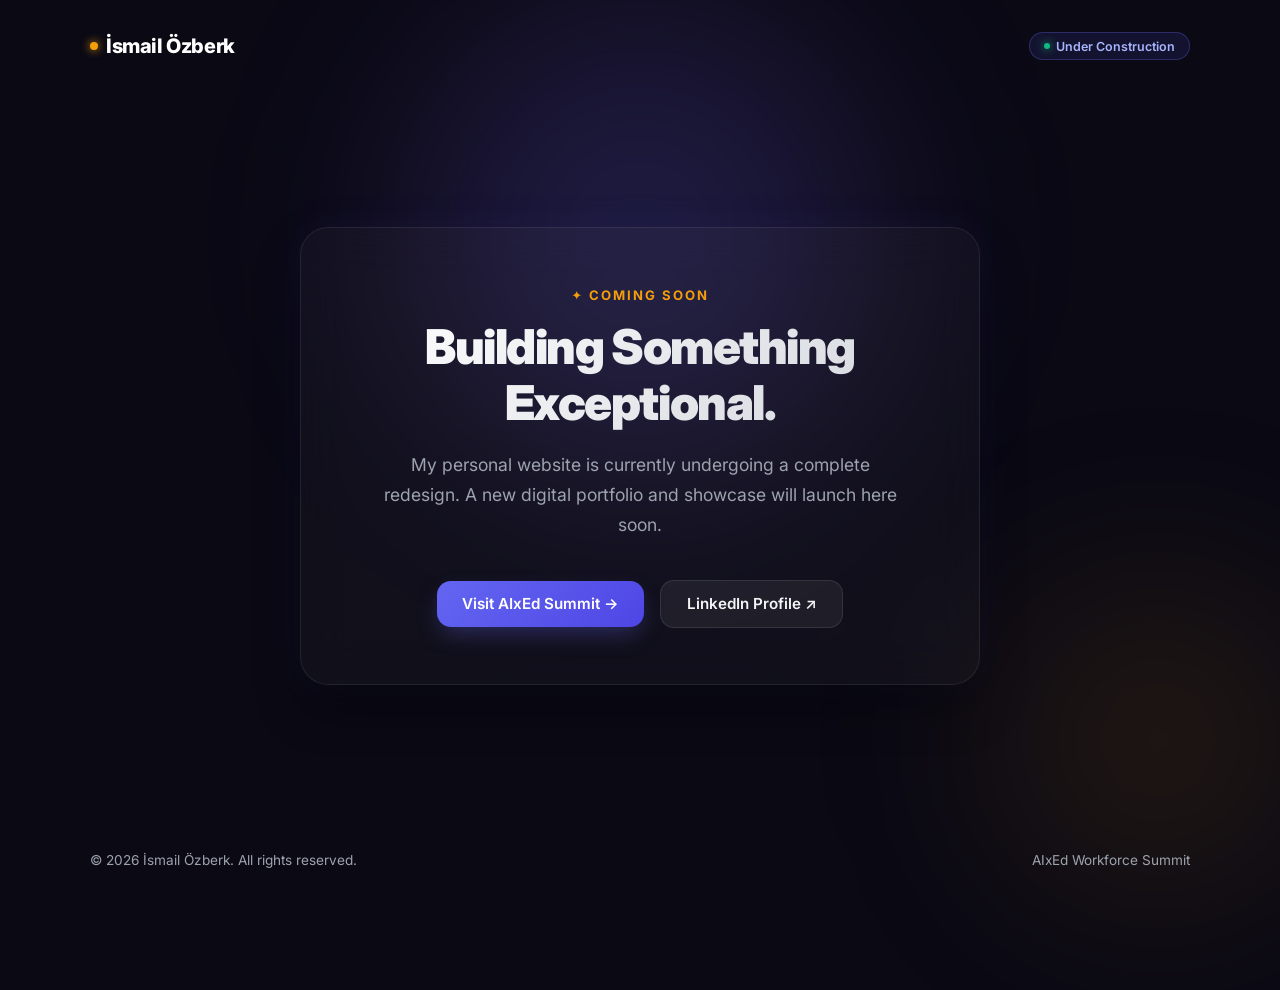
<file: index.html>
<!DOCTYPE html>
<html lang="en">
<head>
  <meta charset="UTF-8" />
  <meta name="viewport" content="width=device-width, initial-scale=1.0" />
  <title>İsmail Özberk — Coming Soon</title>
  <link rel="preconnect" href="https://fonts.googleapis.com" />
  <link rel="preconnect" href="https://fonts.gstatic.com" crossorigin />
  <link href="https://fonts.googleapis.com/css2?family=Inter:wght@300;400;500;600;700;800;900&display=swap" rel="stylesheet" />
  <style>
    :root {
      --bg: #0A0914;
      --card-bg: rgba(255, 255, 255, 0.03);
      --card-border: rgba(255, 255, 255, 0.08);
      --text: #F3F4F6;
      --text-muted: #9CA3AF;
      --accent: #6366F1;
      --accent-glow: rgba(99, 102, 241, 0.35);
      --gold: #F59E0B;
    }

    * {
      box-sizing: border-box;
      margin: 0;
      padding: 0;
    }

    body {
      font-family: 'Inter', system-ui, -apple-system, sans-serif;
      background-color: var(--bg);
      color: var(--text);
      min-height: 100vh;
      display: flex;
      flex-direction: column;
      justify-content: space-between;
      align-items: center;
      padding: 2rem 1.5rem;
      overflow-x: hidden;
      position: relative;
    }

    /* Ambient Glow Background Spheres */
    .glow-1 {
      position: absolute;
      top: -10%;
      left: 50%;
      transform: translateX(-50%);
      width: 650px;
      height: 650px;
      background: radial-gradient(circle, rgba(99, 102, 241, 0.25) 0%, rgba(139, 92, 246, 0.12) 45%, transparent 70%);
      filter: blur(80px);
      pointer-events: none;
      z-index: 0;
    }

    .glow-2 {
      position: absolute;
      bottom: -10%;
      right: -10%;
      width: 500px;
      height: 500px;
      background: radial-gradient(circle, rgba(245, 158, 11, 0.15) 0%, transparent 65%);
      filter: blur(90px);
      pointer-events: none;
      z-index: 0;
    }

    /* Top Nav / Logo */
    header {
      width: 100%;
      max-width: 1100px;
      display: flex;
      justify-content: space-between;
      align-items: center;
      z-index: 10;
    }

    .brand {
      font-size: 1.25rem;
      font-weight: 800;
      letter-spacing: -0.02em;
      color: #FFFFFF;
      display: flex;
      align-items: center;
      gap: 0.5rem;
      text-decoration: none;
    }

    .brand-dot {
      width: 8px;
      height: 8px;
      background: var(--gold);
      border-radius: 50%;
      box-shadow: 0 0 10px var(--gold);
    }

    .status-badge {
      font-size: 0.78rem;
      font-weight: 600;
      color: #A5B4FC;
      background: rgba(99, 102, 241, 0.12);
      border: 1px solid rgba(99, 102, 241, 0.3);
      padding: 0.35rem 0.85rem;
      border-radius: 999px;
      display: inline-flex;
      align-items: center;
      gap: 0.4rem;
    }

    .pulse {
      width: 6px;
      height: 6px;
      background: #10B981;
      border-radius: 50%;
      box-shadow: 0 0 8px #10B981;
      animation: pulseAnimation 2s infinite;
    }

    @keyframes pulseAnimation {
      0% { transform: scale(0.95); box-shadow: 0 0 0 0 rgba(16, 185, 129, 0.7); }
      70% { transform: scale(1); box-shadow: 0 0 0 8px rgba(16, 185, 129, 0); }
      100% { transform: scale(0.95); box-shadow: 0 0 0 0 rgba(16, 185, 129, 0); }
    }

    /* Main Container */
    main {
      width: 100%;
      max-width: 680px;
      text-align: center;
      margin: auto 0;
      padding: 3.5rem 2rem;
      background: var(--card-bg);
      border: 1px solid var(--card-border);
      border-radius: 28px;
      backdrop-filter: blur(24px);
      -webkit-backdrop-filter: blur(24px);
      box-shadow: 0 25px 50px -12px rgba(0, 0, 0, 0.5), 0 0 40px rgba(99, 102, 241, 0.08);
      z-index: 10;
      position: relative;
    }

    .eyebrow {
      display: inline-block;
      font-size: 0.82rem;
      font-weight: 700;
      text-transform: uppercase;
      letter-spacing: 0.15em;
      color: var(--gold);
      margin-bottom: 1rem;
    }

    h1 {
      font-size: 3rem;
      font-weight: 900;
      line-height: 1.15;
      letter-spacing: -0.03em;
      color: #FFFFFF;
      margin-bottom: 1.25rem;
      background: linear-gradient(135deg, #FFFFFF 0%, #D1D5DB 100%);
      -webkit-background-clip: text;
      -webkit-text-fill-color: transparent;
    }

    p.subtitle {
      font-size: 1.1rem;
      color: var(--text-muted);
      line-height: 1.7;
      max-width: 520px;
      margin: 0 auto 2.5rem auto;
      font-weight: 400;
    }

    /* Links / Buttons */
    .button-group {
      display: flex;
      justify-content: center;
      align-items: center;
      gap: 1rem;
      flex-wrap: wrap;
    }

    .btn {
      display: inline-flex;
      align-items: center;
      gap: 0.6rem;
      padding: 0.85rem 1.6rem;
      border-radius: 14px;
      font-size: 0.95rem;
      font-weight: 600;
      text-decoration: none;
      transition: all 0.25s cubic-bezier(0.4, 0, 0.2, 1);
    }

    .btn-primary {
      background: linear-gradient(135deg, #6366F1 0%, #4F46E5 100%);
      color: #FFFFFF;
      box-shadow: 0 10px 25px -5px var(--accent-glow);
    }

    .btn-primary:hover {
      transform: translateY(-2px);
      box-shadow: 0 15px 30px -5px rgba(99, 102, 241, 0.5);
    }

    .btn-secondary {
      background: rgba(255, 255, 255, 0.06);
      color: var(--text);
      border: 1px solid rgba(255, 255, 255, 0.1);
    }

    .btn-secondary:hover {
      background: rgba(255, 255, 255, 0.12);
      border-color: rgba(255, 255, 255, 0.2);
      transform: translateY(-2px);
    }

    /* Footer */
    footer {
      width: 100%;
      max-width: 1100px;
      display: flex;
      justify-content: space-between;
      align-items: center;
      font-size: 0.85rem;
      color: var(--text-muted);
      z-index: 10;
      flex-wrap: wrap;
      gap: 1rem;
    }

    footer a {
      color: var(--text-muted);
      text-decoration: none;
      transition: color 0.2s;
    }

    footer a:hover {
      color: var(--text);
    }

    @media (max-width: 640px) {
      h1 { font-size: 2.2rem; }
      main { padding: 2.5rem 1.5rem; }
      footer { justify-content: center; text-align: center; }
    }
  </style>
</head>
<body>

  <div class="glow-1"></div>
  <div class="glow-2"></div>

  <!-- Header -->
  <header>
    <a href="#" class="brand">
      <span class="brand-dot"></span>
      İsmail Özberk
    </a>
    <div class="status-badge">
      <span class="pulse"></span>
      Under Construction
    </div>
  </header>

  <!-- Main Content -->
  <main>
    <span class="eyebrow">✦ Coming Soon</span>
    <h1>Building Something Exceptional.</h1>
    <p class="subtitle">My personal website is currently undergoing a complete redesign. A new digital portfolio and showcase will launch here soon.</p>

    <div class="button-group">
      <a href="https://www.aixed.org" target="_blank" rel="noopener" class="btn btn-primary">
        Visit AIxEd Summit →
      </a>
      <a href="https://www.linkedin.com/in/iozberk" target="_blank" rel="noopener" class="btn btn-secondary">
        LinkedIn Profile ↗
      </a>
    </div>
  </main>

  <!-- Footer -->
  <footer>
    <div>© 2026 İsmail Özberk. All rights reserved.</div>
    <div><a href="https://www.aixed.org">AIxEd Workforce Summit</a></div>
  </footer>

</body>
</html>
</file>
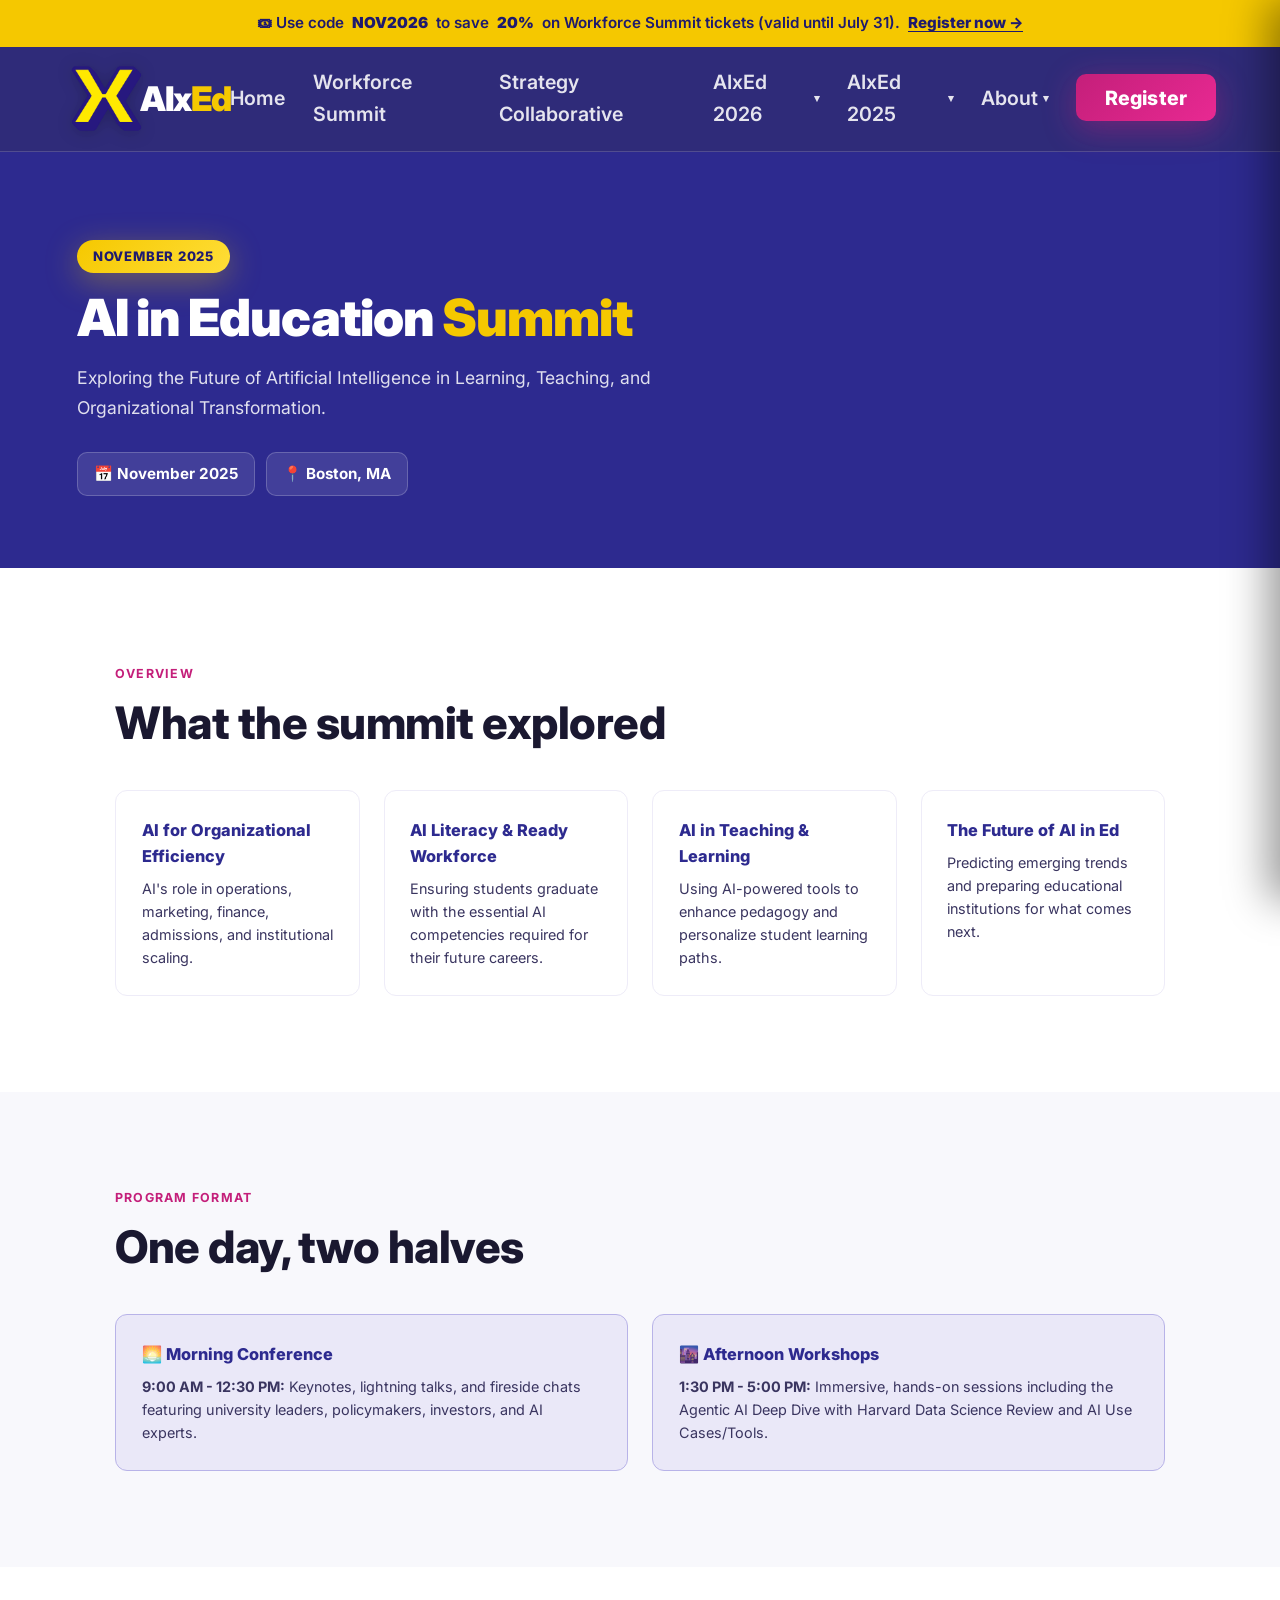
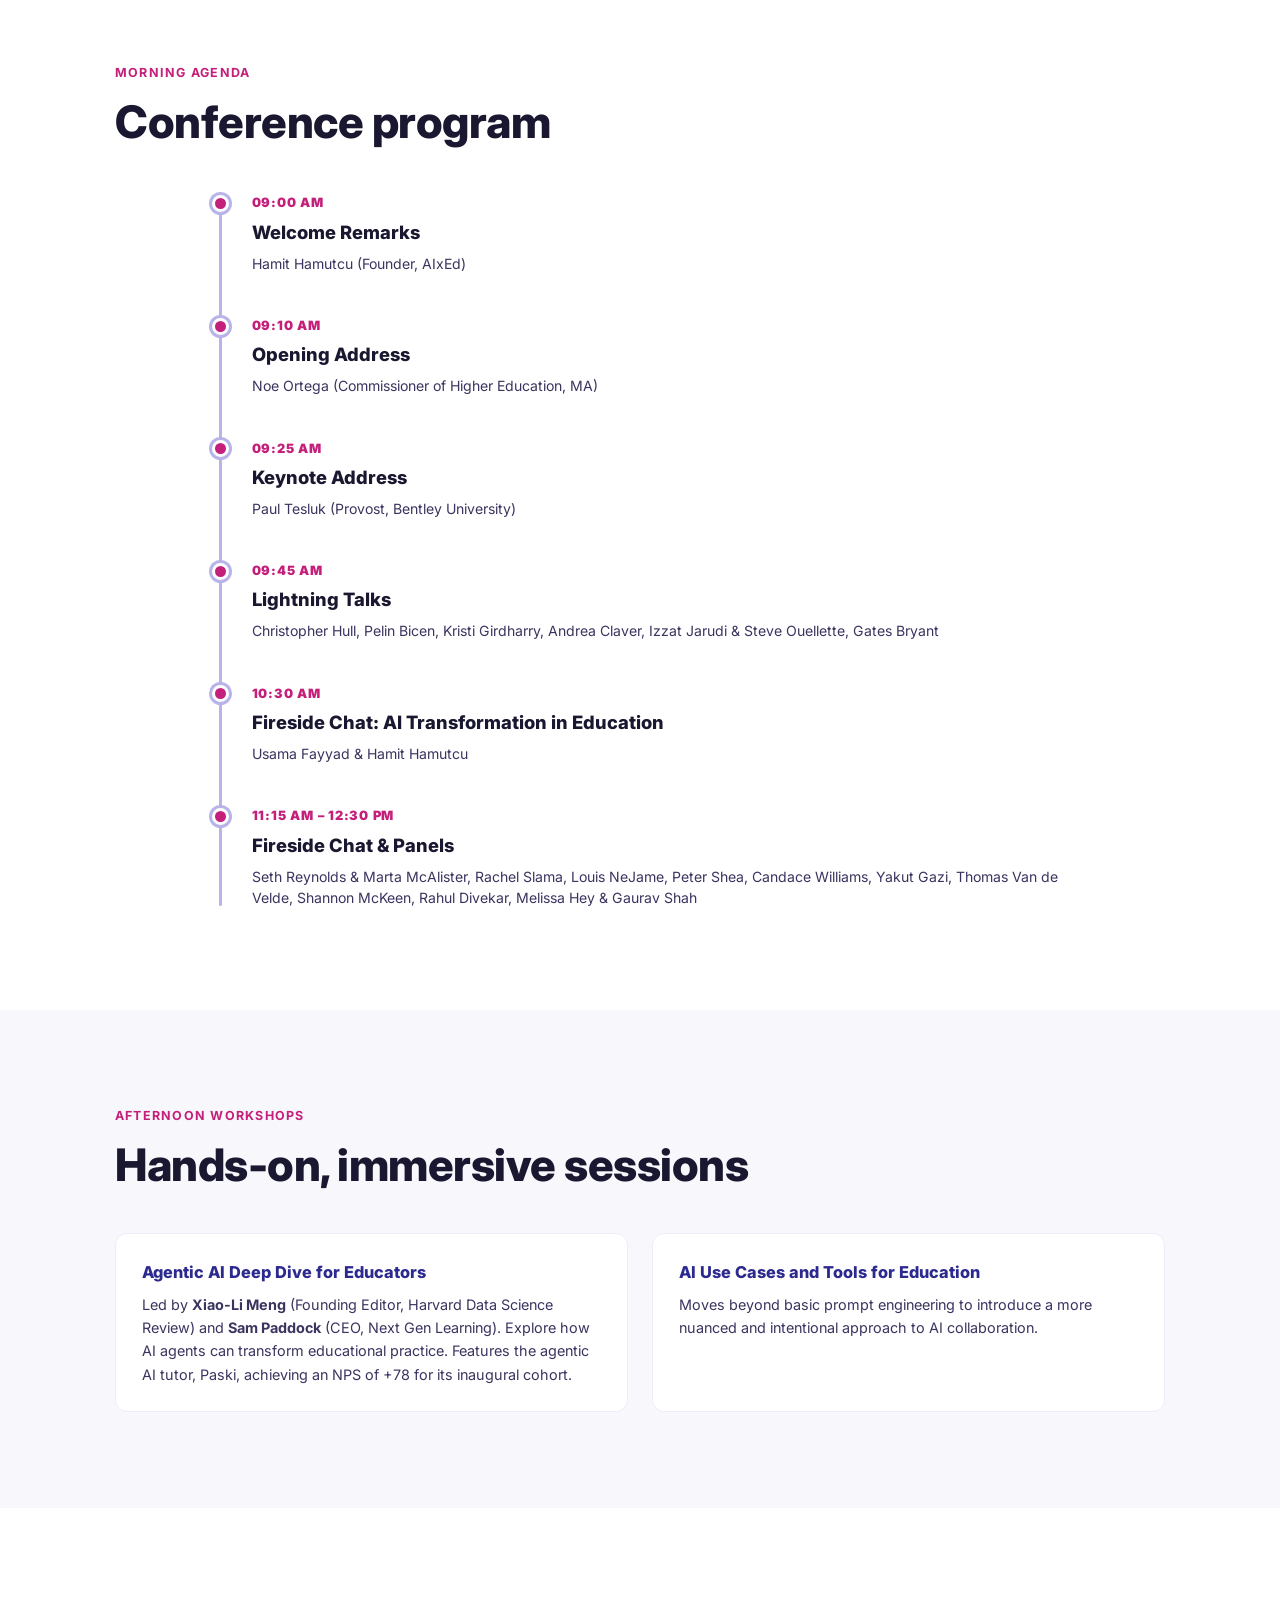
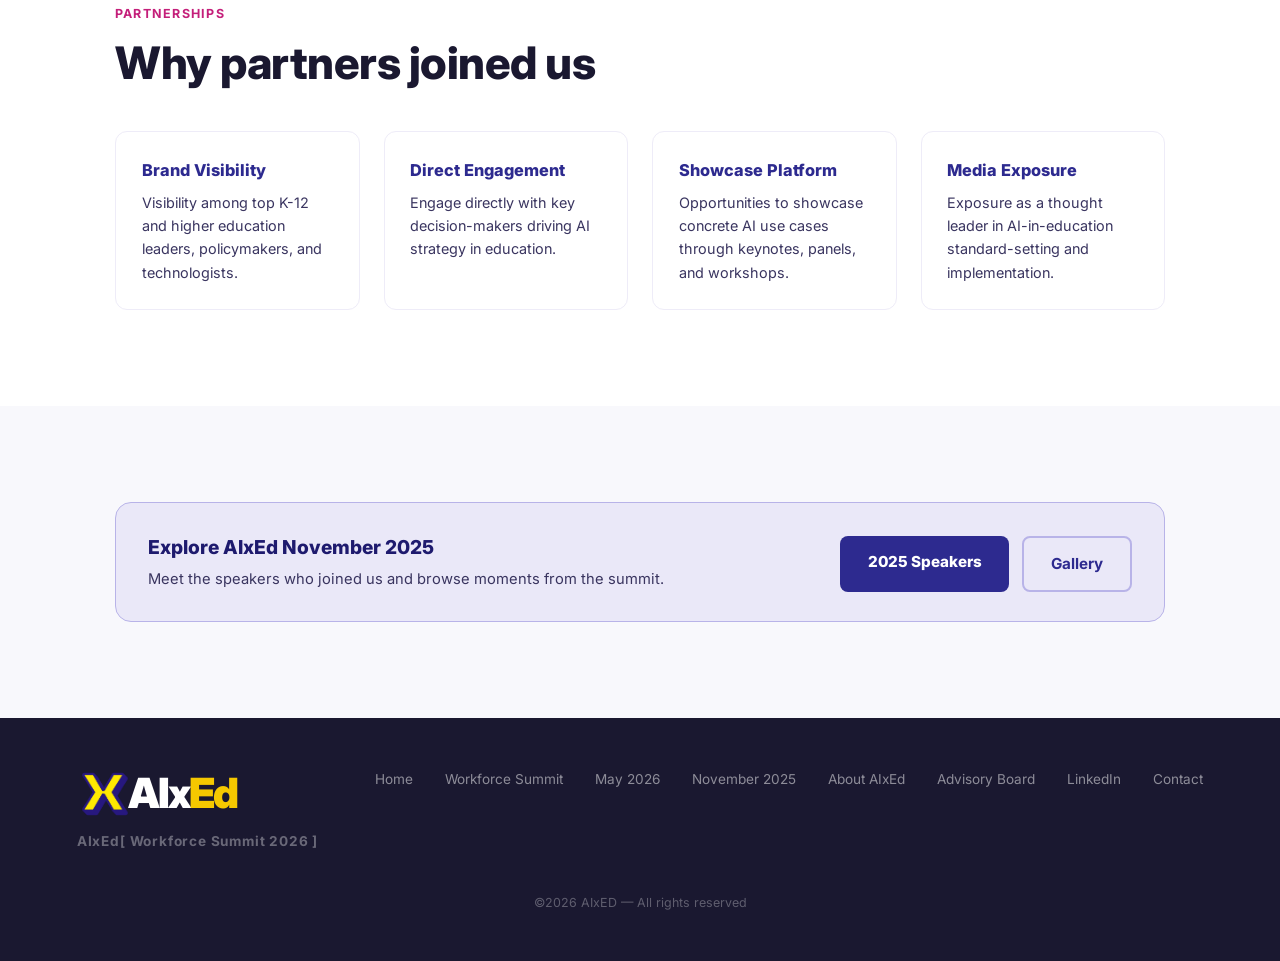
<file: 2025.html>
<!DOCTYPE html>
<html lang="en">
<head>
  <meta charset="UTF-8" />
  <meta name="viewport" content="width=device-width, initial-scale=1.0" />
  <title>AIxEd November 2025 — AI in Education Summit</title>
  <meta name="description" content="AIxEd November 2025 — our inaugural AI in Education Summit in Boston, exploring the future of artificial intelligence in learning, teaching, and organizational transformation." />
  <link rel="icon" type="image/png" href="assets/logos/aixed-x.png" />
  <link rel="apple-touch-icon" href="assets/logos/aixed-x.png" />
  <meta name="theme-color" content="#1E1A6E" />
  <link rel="preconnect" href="https://fonts.googleapis.com" />
  <link rel="preconnect" href="https://fonts.gstatic.com" crossorigin />
  <link href="https://fonts.googleapis.com/css2?family=Inter:wght@400;500;600;700;800;900&display=swap" rel="stylesheet" />
  <link rel="stylesheet" href="assets/css/site.css" />
</head>
<body>

<!-- ── ANNOUNCEMENT BAR (early bird) ── -->
<a class="announce-bar" href="https://luma.com/9dv2pace" target="_blank" rel="noopener">
  🎟 Use code <strong>NOV2026</strong> to save <strong>20%</strong> on Workforce Summit tickets (valid until July 31). <span class="announce-cta">Register now →</span>
</a>

<!-- ── NAV ── -->
<nav>
  <a href="index.html" class="nav-logo"><img src="assets/logos/aixed-x.png" alt="AIxEd" />AIx<span class="x">Ed</span></a>
  <ul class="nav-links">
    <li><a href="index.html">Home</a></li>
    <li><a href="index.html#summit">Workforce Summit</a></li>
    <li><a href="index.html#strategy">Strategy Collaborative</a></li>
    <li class="nav-dropdown">
      <a href="connect2026.html" class="nav-dropdown-toggle">AIxEd 2026 <span class="caret">▾</span></a>
      <ul class="nav-dropdown-menu">
        <li><a href="connect.html">Connect Program</a></li>
        <li><a href="leadershipsummit2026.html">Leadership Summit</a></li>
        <li><a href="2026speakers.html">Speaker Lineup</a></li>
      </ul>
    </li>
    <li class="nav-dropdown">
      <a href="#" class="nav-dropdown-toggle">AIxEd 2025 <span class="caret">▾</span></a>
      <ul class="nav-dropdown-menu">
        <li><a href="2025.html">AIxEd November 2025</a></li>
        <li><a href="2025speakers.html">2025 Speakers</a></li>
        <li><a href="2025gallery.html">Gallery</a></li>
      </ul>
    </li>
    <li class="nav-dropdown">
      <a href="about.html" class="nav-dropdown-toggle">About <span class="caret">▾</span></a>
      <ul class="nav-dropdown-menu">
        <li><a href="about.html">About AIxEd</a></li>
        <li><a href="founder.html">Founder</a></li>
        <li><a href="advisory-board.html">Advisory Board</a></li>
      </ul>
    </li>
    <li><a href="https://luma.com/9dv2pace" target="_blank" rel="noopener" class="nav-cta">Register</a></li>
  </ul>
  <button class="nav-hamburger" id="navHamburger" aria-label="Open menu" onclick="toggleMenu()">
    <span></span><span></span><span></span>
  </button>
</nav>

<!-- ── MOBILE MENU ── -->
<div class="mobile-menu" id="mobileMenu">
  <a href="index.html" onclick="closeMenu()">Home</a>
  <a href="index.html#summit" onclick="closeMenu()">Workforce Summit</a>
  <a href="index.html#strategy" onclick="closeMenu()">Strategy Collaborative</a>
  <a href="connect2026.html" class="mobile-menu-group mobile-menu-grouplink" onclick="closeMenu()">AIxEd 2026</a>
  <a href="connect.html" class="mobile-menu-sub" onclick="closeMenu()">Connect Program</a>
  <a href="leadershipsummit2026.html" class="mobile-menu-sub" onclick="closeMenu()">Leadership Summit</a>
  <a href="2026speakers.html" class="mobile-menu-sub" onclick="closeMenu()">Speaker Lineup</a>
  <p class="mobile-menu-group">AIxEd 2025</p>
  <a href="2025.html" class="mobile-menu-sub" onclick="closeMenu()">AIxEd November 2025</a>
  <a href="2025speakers.html" class="mobile-menu-sub" onclick="closeMenu()">2025 Speakers</a>
  <a href="2025gallery.html" class="mobile-menu-sub" onclick="closeMenu()">Gallery</a>
  <p class="mobile-menu-group">About</p>
  <a href="about.html" class="mobile-menu-sub" onclick="closeMenu()">About AIxEd</a>
  <a href="founder.html" class="mobile-menu-sub" onclick="closeMenu()">Founder</a>
  <a href="advisory-board.html" class="mobile-menu-sub" onclick="closeMenu()">Advisory Board</a>
  <a href="https://luma.com/9dv2pace" class="mobile-menu-cta" target="_blank" rel="noopener" onclick="closeMenu()">Register</a>
</div>
<div class="menu-backdrop" id="menuBackdrop" onclick="closeMenu()"></div>

<!-- ── HERO ── -->
<section class="subpage-hero">
  <div class="eyebrow">November 2025</div>
  <h1>AI in Education <em>Summit</em></h1>
  <p>Exploring the Future of Artificial Intelligence in Learning, Teaching, and Organizational Transformation.</p>
  <div class="meta-row">
    <span class="meta-pill">📅 November 2025</span>
    <span class="meta-pill">📍 Boston, MA</span>
  </div>
</section>

<!-- ── OVERVIEW / THEMES ── -->
<section class="content-section">
  <div class="page-container-wide">
    <div class="section-eyebrow">Overview</div>
    <h2 class="section-heading">What the summit explored</h2>
    <div class="value-grid">
      <div class="value-card">
        <h3>AI for Organizational Efficiency</h3>
        <p>AI's role in operations, marketing, finance, admissions, and institutional scaling.</p>
      </div>
      <div class="value-card">
        <h3>AI Literacy &amp; Ready Workforce</h3>
        <p>Ensuring students graduate with the essential AI competencies required for their future careers.</p>
      </div>
      <div class="value-card">
        <h3>AI in Teaching &amp; Learning</h3>
        <p>Using AI-powered tools to enhance pedagogy and personalize student learning paths.</p>
      </div>
      <div class="value-card">
        <h3>The Future of AI in Ed</h3>
        <p>Predicting emerging trends and preparing educational institutions for what comes next.</p>
      </div>
    </div>
  </div>
</section>

<!-- ── PROGRAM FORMAT ── -->
<section class="content-section alt">
  <div class="page-container-wide">
    <div class="section-eyebrow">Program Format</div>
    <h2 class="section-heading">One day, two halves</h2>
    <div class="value-grid">
      <div class="value-card lav">
        <h3>🌅 Morning Conference</h3>
        <p><strong>9:00 AM - 12:30 PM:</strong> Keynotes, lightning talks, and fireside chats featuring university leaders, policymakers, investors, and AI experts.</p>
      </div>
      <div class="value-card lav">
        <h3>🌆 Afternoon Workshops</h3>
        <p><strong>1:30 PM - 5:00 PM:</strong> Immersive, hands-on sessions including the Agentic AI Deep Dive with Harvard Data Science Review and AI Use Cases/Tools.</p>
      </div>
    </div>
  </div>
</section>

<!-- ── MORNING AGENDA ── -->
<section class="content-section">
  <div class="page-container-wide">
    <div class="section-eyebrow">Morning Agenda</div>
    <h2 class="section-heading">Conference program</h2>
    <div class="timeline">
      <div class="timeline-item">
        <span class="timeline-time">09:00 AM</span>
        <h3>Welcome Remarks</h3>
        <div class="timeline-speakers"><span>Hamit Hamutcu (Founder, AIxEd)</span></div>
      </div>
      <div class="timeline-item">
        <span class="timeline-time">09:10 AM</span>
        <h3>Opening Address</h3>
        <div class="timeline-speakers"><span>Noe Ortega (Commissioner of Higher Education, MA)</span></div>
      </div>
      <div class="timeline-item">
        <span class="timeline-time">09:25 AM</span>
        <h3>Keynote Address</h3>
        <div class="timeline-speakers"><span>Paul Tesluk (Provost, Bentley University)</span></div>
      </div>
      <div class="timeline-item">
        <span class="timeline-time">09:45 AM</span>
        <h3>Lightning Talks</h3>
        <div class="timeline-speakers"><span>Christopher Hull, Pelin Bicen, Kristi Girdharry, Andrea Claver, Izzat Jarudi &amp; Steve Ouellette, Gates Bryant</span></div>
      </div>
      <div class="timeline-item">
        <span class="timeline-time">10:30 AM</span>
        <h3>Fireside Chat: AI Transformation in Education</h3>
        <div class="timeline-speakers"><span>Usama Fayyad &amp; Hamit Hamutcu</span></div>
      </div>
      <div class="timeline-item">
        <span class="timeline-time">11:15 AM – 12:30 PM</span>
        <h3>Fireside Chat &amp; Panels</h3>
        <div class="timeline-speakers"><span>Seth Reynolds &amp; Marta McAlister, Rachel Slama, Louis NeJame, Peter Shea, Candace Williams, Yakut Gazi, Thomas Van de Velde, Shannon McKeen, Rahul Divekar, Melissa Hey &amp; Gaurav Shah</span></div>
      </div>
    </div>
  </div>
</section>

<!-- ── AFTERNOON WORKSHOPS ── -->
<section class="content-section alt">
  <div class="page-container-wide">
    <div class="section-eyebrow">Afternoon Workshops</div>
    <h2 class="section-heading">Hands-on, immersive sessions</h2>
    <div class="value-grid">
      <div class="value-card">
        <h3>Agentic AI Deep Dive for Educators</h3>
        <p>Led by <strong>Xiao-Li Meng</strong> (Founding Editor, Harvard Data Science Review) and <strong>Sam Paddock</strong> (CEO, Next Gen Learning). Explore how AI agents can transform educational practice. Features the agentic AI tutor, Paski, achieving an NPS of +78 for its inaugural cohort.</p>
      </div>
      <div class="value-card">
        <h3>AI Use Cases and Tools for Education</h3>
        <p>Moves beyond basic prompt engineering to introduce a more nuanced and intentional approach to AI collaboration.</p>
      </div>
    </div>
  </div>
</section>

<!-- ── PARTNERSHIPS ── -->
<section class="content-section">
  <div class="page-container-wide">
    <div class="section-eyebrow">Partnerships</div>
    <h2 class="section-heading">Why partners joined us</h2>
    <div class="value-grid">
      <div class="value-card">
        <h3>Brand Visibility</h3>
        <p>Visibility among top K-12 and higher education leaders, policymakers, and technologists.</p>
      </div>
      <div class="value-card">
        <h3>Direct Engagement</h3>
        <p>Engage directly with key decision-makers driving AI strategy in education.</p>
      </div>
      <div class="value-card">
        <h3>Showcase Platform</h3>
        <p>Opportunities to showcase concrete AI use cases through keynotes, panels, and workshops.</p>
      </div>
      <div class="value-card">
        <h3>Media Exposure</h3>
        <p>Exposure as a thought leader in AI-in-education standard-setting and implementation.</p>
      </div>
    </div>
  </div>
</section>

<!-- ── EXPLORE MORE ── -->
<section class="content-section alt">
  <div class="page-container-wide">
    <div class="info-banner" style="margin-top:0;">
      <div>
        <h3>Explore AIxEd November 2025</h3>
        <p>Meet the speakers who joined us and browse moments from the summit.</p>
      </div>
      <div class="track-cta-row">
        <a class="btn-indigo" href="2025speakers.html">2025 Speakers</a>
        <a class="btn-ghost-indigo" href="2025gallery.html">Gallery</a>
      </div>
    </div>
  </div>
</section>

<!-- ── FOOTER ── -->
<footer>
  <div class="footer-brand-block">
    <div class="footer-logo-main"><img src="assets/logos/aixed-x.png" alt="AIxEd" />AIx<span class="x">Ed</span></div>
    <div class="footer-logo-bracket">AIxEd[ Workforce Summit 2026 ]</div>
  </div>
  <ul class="footer-links">
    <li><a href="index.html">Home</a></li>
    <li><a href="index.html#summit">Workforce Summit</a></li>
    <li><a href="connect2026.html">May 2026</a></li>
    <li><a href="2025.html">November 2025</a></li>
    <li><a href="about.html">About AIxEd</a></li>
    <li><a href="advisory-board.html">Advisory Board</a></li>
    <li><a href="https://www.linkedin.com/company/aixed" target="_blank" rel="noopener">LinkedIn</a></li>
    <li><a href="mailto:hello@aixed.org">Contact</a></li>
  </ul>
  <p class="footer-copy">©2026 AIxED — All rights reserved</p>
</footer>

<script src="assets/js/site.js"></script>
</body>
</html>
</file>
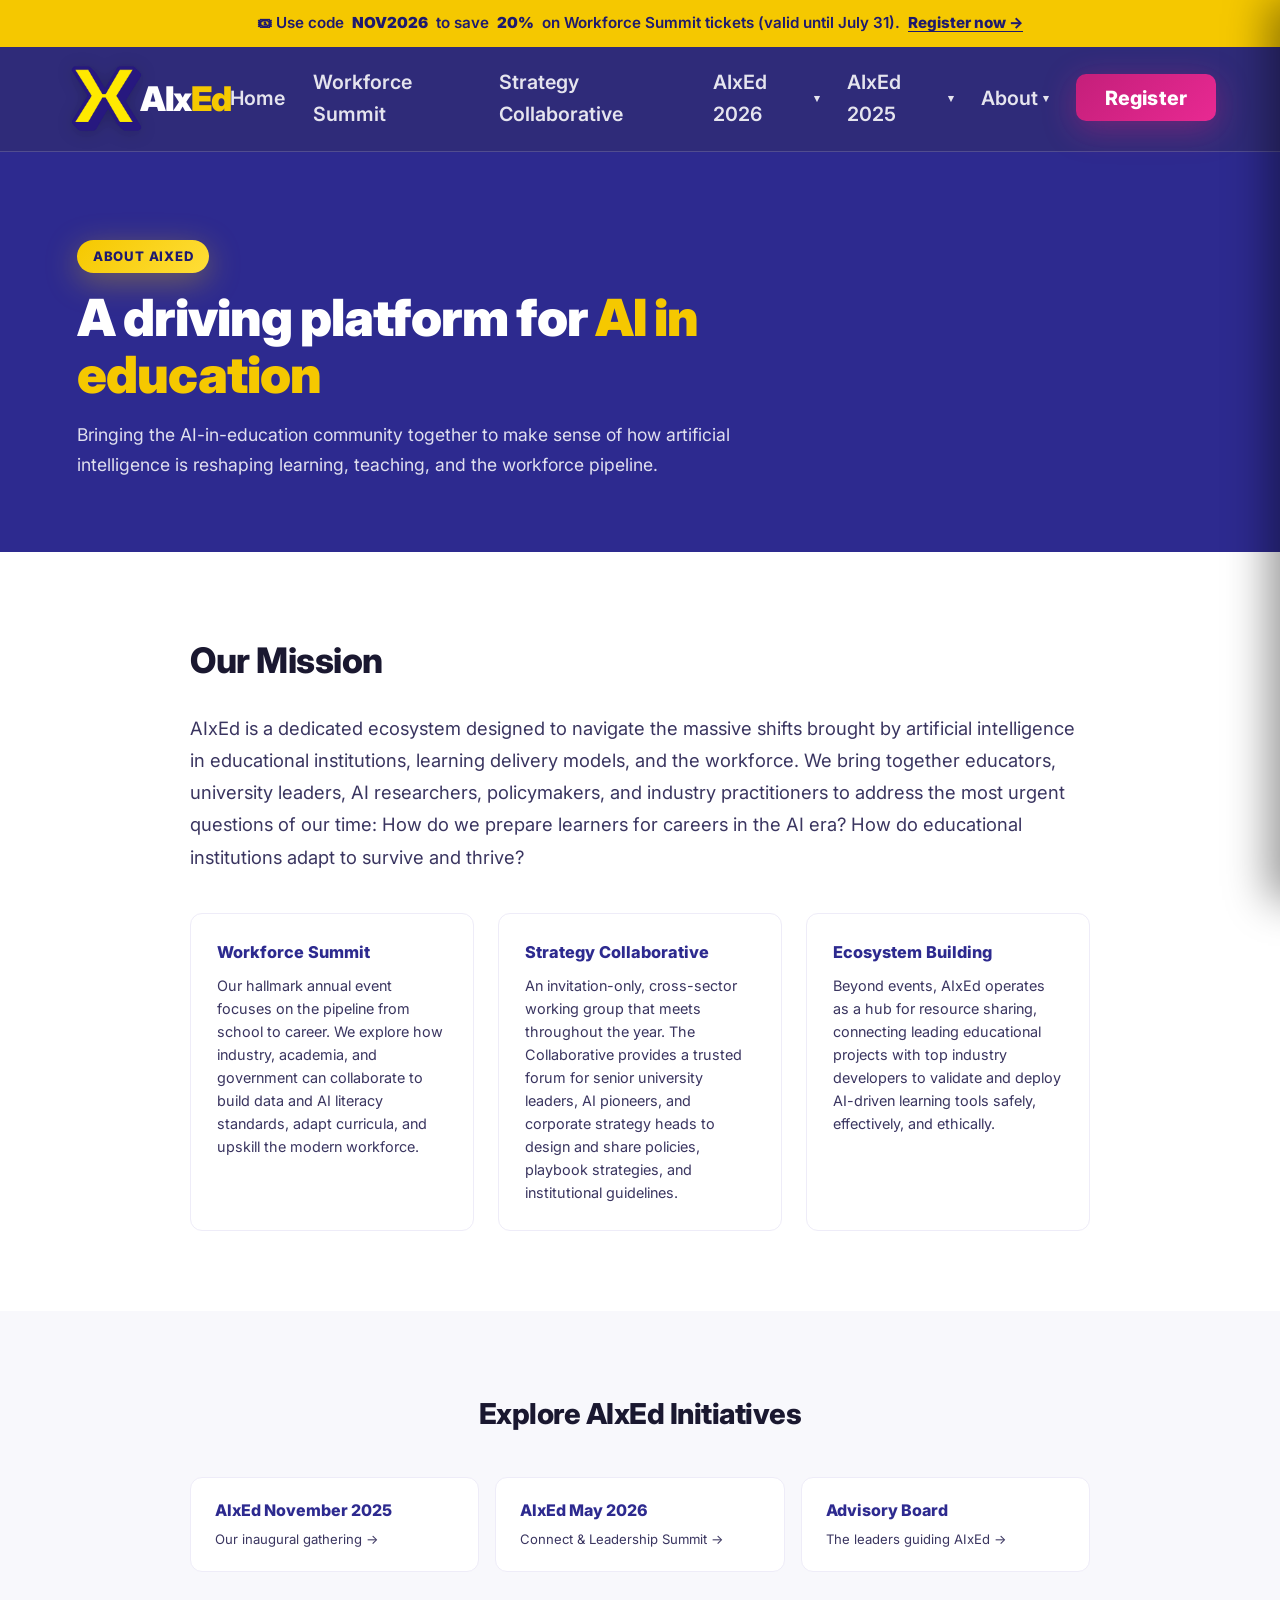
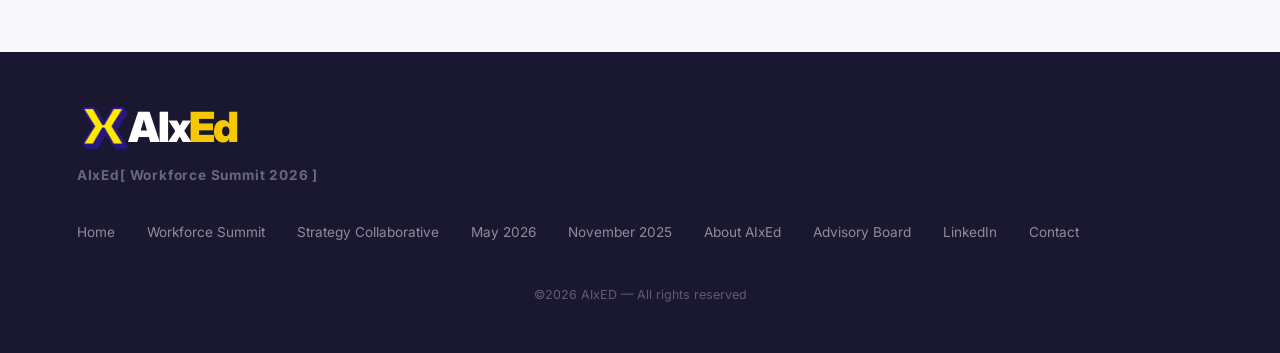
<file: about.html>
<!DOCTYPE html>
<html lang="en">
<head>
  <meta charset="UTF-8" />
  <meta name="viewport" content="width=device-width, initial-scale=1.0" />
  <title>About AIxEd — Driving AI in Education</title>
  <meta name="description" content="Learn about AIxEd: a driving platform bringing together university leaders, researchers, and industry experts to shape the future of AI in learning and the workforce." />
  <link rel="icon" type="image/png" href="assets/logos/aixed-x.png" />
  <link rel="apple-touch-icon" href="assets/logos/aixed-x.png" />
  <meta name="theme-color" content="#1E1A6E" />
  <link rel="preconnect" href="https://fonts.googleapis.com" />
  <link rel="preconnect" href="https://fonts.gstatic.com" crossorigin />
  <link href="https://fonts.googleapis.com/css2?family=Inter:wght@400;500;600;700;800;900&display=swap" rel="stylesheet" />
  <link rel="stylesheet" href="assets/css/site.css" />
</head>
<body>

<!-- ── ANNOUNCEMENT BAR (early bird) ── -->
<a class="announce-bar" href="https://luma.com/9dv2pace" target="_blank" rel="noopener">
  🎟 Use code <strong>NOV2026</strong> to save <strong>20%</strong> on Workforce Summit tickets (valid until July 31). <span class="announce-cta">Register now →</span>
</a>

<!-- ── NAV ── -->
<nav>
  <a href="index.html" class="nav-logo"><img src="assets/logos/aixed-x.png" alt="AIxEd" />AIx<span class="x">Ed</span></a>
  <ul class="nav-links">
    <li><a href="index.html">Home</a></li>
    <li><a href="index.html#summit">Workforce Summit</a></li>
    <li><a href="index.html#strategy">Strategy Collaborative</a></li>
    <li class="nav-dropdown">
      <a href="connect2026.html" class="nav-dropdown-toggle">AIxEd 2026 <span class="caret">▾</span></a>
      <ul class="nav-dropdown-menu">
        <li><a href="connect.html">Connect Program</a></li>
        <li><a href="leadershipsummit2026.html">Leadership Summit</a></li>
        <li><a href="2026speakers.html">Speaker Lineup</a></li>
      </ul>
    </li>
    <li class="nav-dropdown">
      <a href="#" class="nav-dropdown-toggle">AIxEd 2025 <span class="caret">▾</span></a>
      <ul class="nav-dropdown-menu">
        <li><a href="2025.html">AIxEd November 2025</a></li>
        <li><a href="2025speakers.html">2025 Speakers</a></li>
        <li><a href="2025gallery.html">Gallery</a></li>
      </ul>
    </li>
    <li class="nav-dropdown">
      <a href="about.html" class="nav-dropdown-toggle">About <span class="caret">▾</span></a>
      <ul class="nav-dropdown-menu">
    <li><a href="about.html">About AIxEd</a></li>
        <li><a href="founder.html">Founder</a></li>
        <li><a href="advisory-board.html">Advisory Board</a></li>
      </ul>
    </li>
    <li><a href="https://luma.com/9dv2pace" target="_blank" rel="noopener" class="nav-cta">Register</a></li>
  </ul>
  <button class="nav-hamburger" id="navHamburger" aria-label="Open menu" onclick="toggleMenu()">
    <span></span><span></span><span></span>
  </button>
</nav>

<!-- ── MOBILE MENU ── -->
<div class="mobile-menu" id="mobileMenu">
  <a href="index.html" onclick="closeMenu()">Home</a>
  <a href="index.html#summit" onclick="closeMenu()">Workforce Summit</a>
  <a href="index.html#strategy" onclick="closeMenu()">Strategy Collaborative</a>
  <a href="connect2026.html" class="mobile-menu-group mobile-menu-grouplink" onclick="closeMenu()">AIxEd 2026</a>
  <a href="connect.html" class="mobile-menu-sub" onclick="closeMenu()">Connect Program</a>
  <a href="leadershipsummit2026.html" class="mobile-menu-sub" onclick="closeMenu()">Leadership Summit</a>
  <a href="2026speakers.html" class="mobile-menu-sub" onclick="closeMenu()">Speaker Lineup</a>
  <p class="mobile-menu-group">AIxEd 2025</p>
  <a href="2025.html" class="mobile-menu-sub" onclick="closeMenu()">AIxEd November 2025</a>
  <a href="2025speakers.html" class="mobile-menu-sub" onclick="closeMenu()">2025 Speakers</a>
  <a href="2025gallery.html" class="mobile-menu-sub" onclick="closeMenu()">Gallery</a>
  <p class="mobile-menu-group">About</p>
  <a href="about.html" class="mobile-menu-sub" onclick="closeMenu()">About AIxEd</a>
  <a href="founder.html" class="mobile-menu-sub" onclick="closeMenu()">Founder</a>
  <a href="advisory-board.html" class="mobile-menu-sub" onclick="closeMenu()">Advisory Board</a>
  <a href="https://luma.com/9dv2pace" class="mobile-menu-cta" target="_blank" rel="noopener" onclick="closeMenu()">Register</a>
</div>
<div class="menu-backdrop" id="menuBackdrop" onclick="closeMenu()"></div>

<!-- ── HERO ── -->
<section class="subpage-hero">
  <div class="eyebrow">About AIxEd</div>
  <h1>A driving platform for <em>AI in education</em></h1>
  <p>Bringing the AI-in-education community together to make sense of how artificial intelligence is reshaping learning, teaching, and the workforce pipeline.</p>
</section>

<!-- ── MISSION & VISION ── -->
<section class="content-section section-padding">
  <div class="page-container">
    <h2 class="about-mission-heading">Our Mission</h2>
    <p class="about-mission-lead">
      AIxEd is a dedicated ecosystem designed to navigate the massive shifts brought by artificial intelligence in educational institutions, learning delivery models, and the workforce. We bring together educators, university leaders, AI researchers, policymakers, and industry practitioners to address the most urgent questions of our time: How do we prepare learners for careers in the AI era? How do educational institutions adapt to survive and thrive?
    </p>

    <div class="value-grid">
      <div class="value-card">
        <h3>Workforce Summit</h3>
        <p>Our hallmark annual event focuses on the pipeline from school to career. We explore how industry, academia, and government can collaborate to build data and AI literacy standards, adapt curricula, and upskill the modern workforce.</p>
      </div>
      <div class="value-card">
        <h3>Strategy Collaborative</h3>
        <p>An invitation-only, cross-sector working group that meets throughout the year. The Collaborative provides a trusted forum for senior university leaders, AI pioneers, and corporate strategy heads to design and share policies, playbook strategies, and institutional guidelines.</p>
      </div>
      <div class="value-card">
        <h3>Ecosystem Building</h3>
        <p>Beyond events, AIxEd operates as a hub for resource sharing, connecting leading educational projects with top industry developers to validate and deploy AI-driven learning tools safely, effectively, and ethically.</p>
      </div>
    </div>
  </div>
</section>

<!-- ── DIVE DEEPER LINKS ── -->
<section class="content-section alt section-padding">
  <div class="page-container">
    <h2 class="about-initiative-heading">Explore AIxEd Initiatives</h2>
    
    <div class="about-links">
      <a href="2025.html" class="about-link-card">
        <span class="al-title">AIxEd November 2025</span>
        <span class="al-sub">Our inaugural gathering →</span>
      </a>
      <a href="connect2026.html" class="about-link-card">
        <span class="al-title">AIxEd May 2026</span>
        <span class="al-sub">Connect &amp; Leadership Summit →</span>
      </a>
      <a href="advisory-board.html" class="about-link-card">
        <span class="al-title">Advisory Board</span>
        <span class="al-sub">The leaders guiding AIxEd →</span>
      </a>
    </div>
  </div>
</section>

<!-- ── FOOTER ── -->
<footer>
  <div class="footer-brand-block">
    <div class="footer-logo-main"><img src="assets/logos/aixed-x.png" alt="AIxEd" />AIx<span class="x">Ed</span></div>
    <div class="footer-logo-bracket">AIxEd[ Workforce Summit 2026 ]</div>
  </div>
  <ul class="footer-links">
    <li><a href="index.html">Home</a></li>
    <li><a href="index.html#summit">Workforce Summit</a></li>
    <li><a href="index.html#strategy">Strategy Collaborative</a></li>
    <li><a href="connect2026.html">May 2026</a></li>
    <li><a href="2025.html">November 2025</a></li>
    <li><a href="about.html">About AIxEd</a></li>
    <li><a href="advisory-board.html">Advisory Board</a></li>
    <li><a href="https://www.linkedin.com/company/aixed" target="_blank" rel="noopener">LinkedIn</a></li>
    <li><a href="mailto:hello@aixed.org">Contact</a></li>
  </ul>
  <p class="footer-copy">©2026 AIxED — All rights reserved</p>
</footer>

<script src="assets/js/site.js"></script>
</body>
</html>
</file>
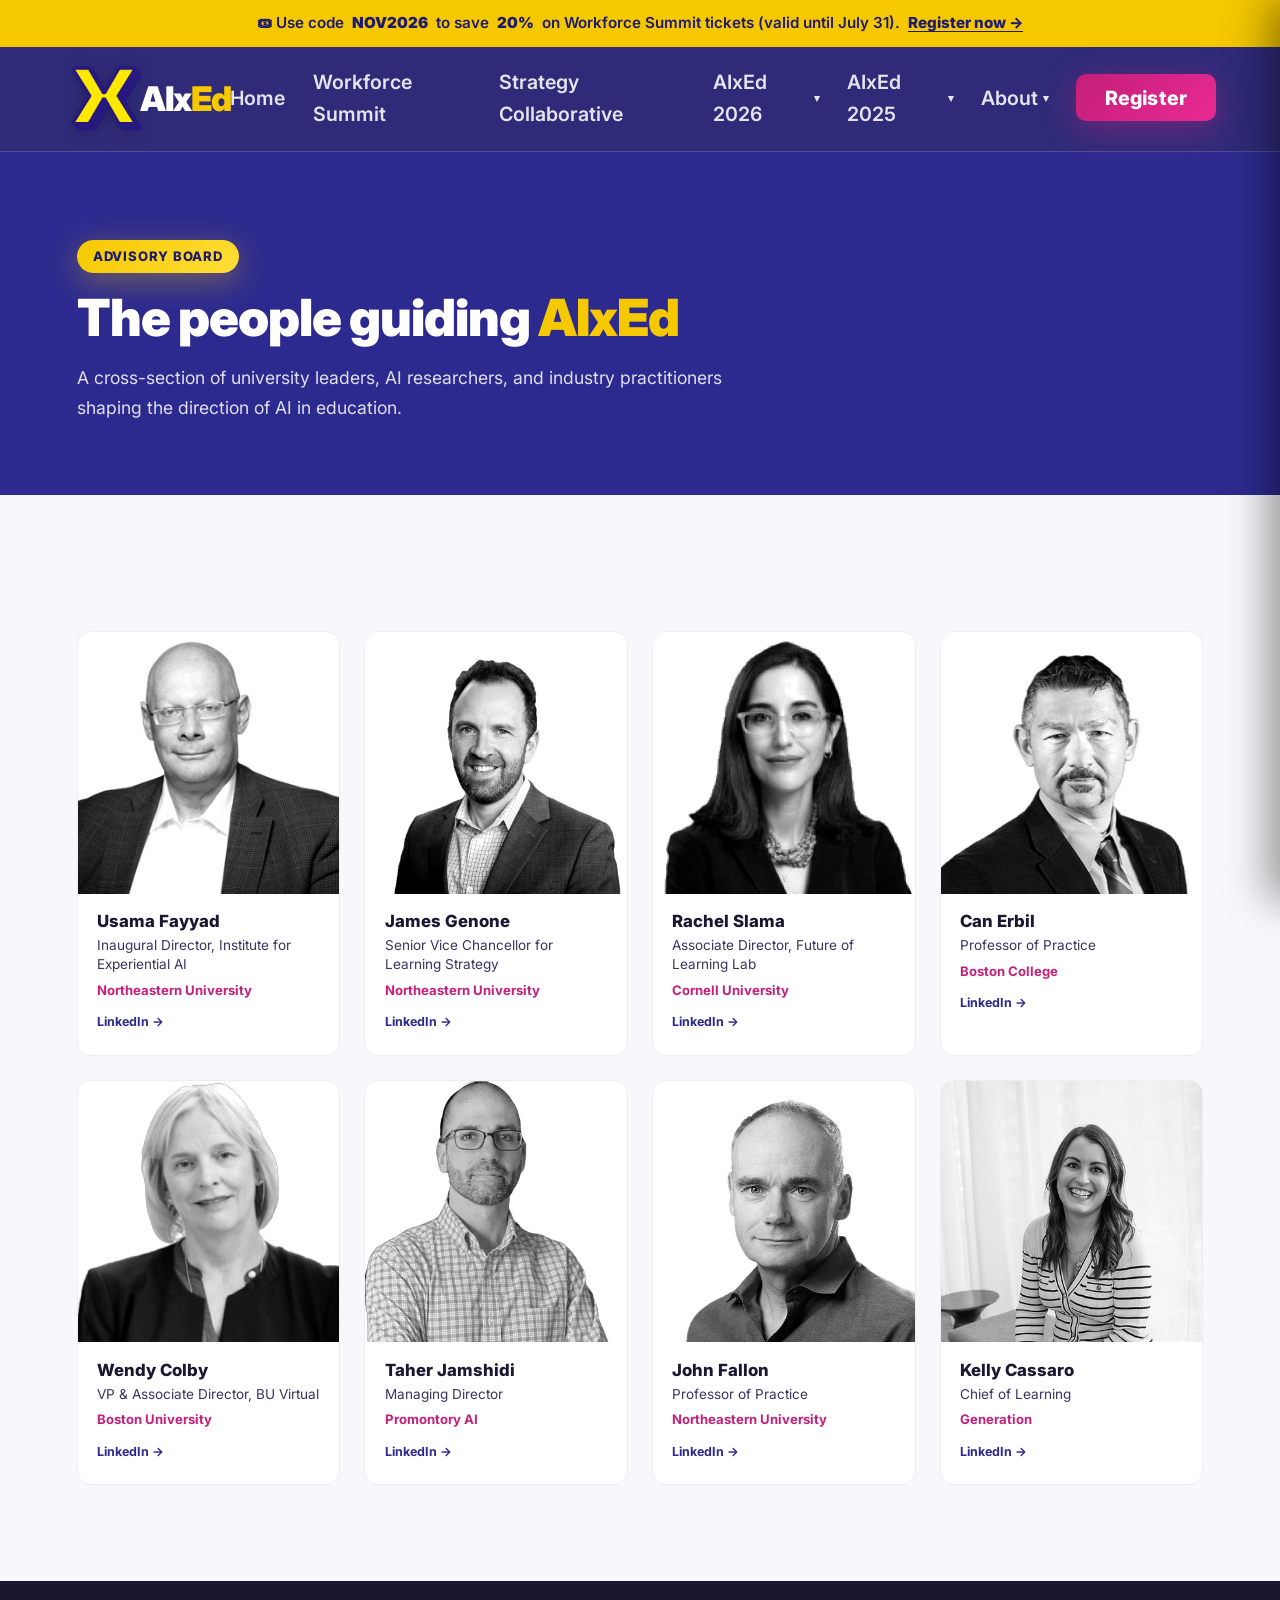
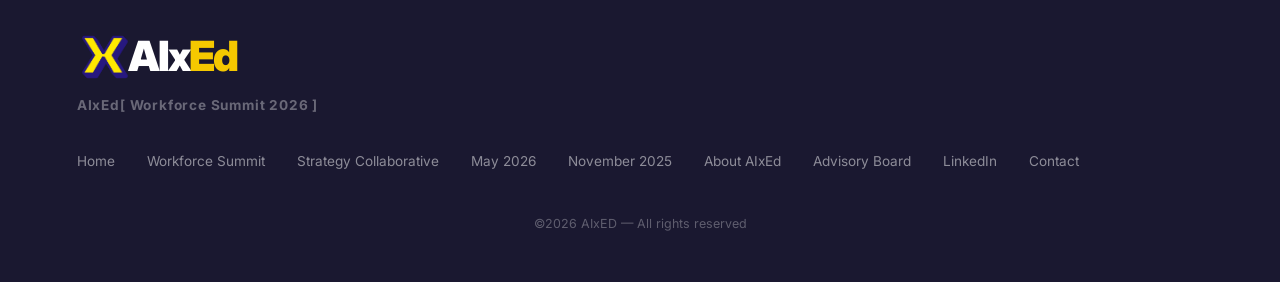
<file: advisory-board.html>
<!DOCTYPE html>
<html lang="en">
<head>
  <meta charset="UTF-8" />
  <meta name="viewport" content="width=device-width, initial-scale=1.0" />
  <title>Advisory Board — AIxEd</title>
  <meta name="description" content="Meet the members of the AIxEd Advisory Board: a cross-section of university leaders, AI researchers, and industry experts guiding the future of AI in education." />
  <link rel="icon" type="image/png" href="assets/logos/aixed-x.png" />
  <link rel="apple-touch-icon" href="assets/logos/aixed-x.png" />
  <meta name="theme-color" content="#1E1A6E" />
  <link rel="preconnect" href="https://fonts.googleapis.com" />
  <link rel="preconnect" href="https://fonts.gstatic.com" crossorigin />
  <link href="https://fonts.googleapis.com/css2?family=Inter:wght@400;500;600;700;800;900&display=swap" rel="stylesheet" />
  <link rel="stylesheet" href="assets/css/site.css" />
  <style>
    .advisory-grid {
      grid-template-columns: repeat(4, 1fr) !important;
    }
    @media (max-width: 992px) {
      .advisory-grid {
        grid-template-columns: repeat(2, 1fr) !important;
      }
    }
    @media (max-width: 576px) {
      .advisory-grid {
        grid-template-columns: 1fr !important;
      }
    }
  </style>
</head>
<body>

<!-- ── ANNOUNCEMENT BAR (early bird) ── -->
<a class="announce-bar" href="https://luma.com/9dv2pace" target="_blank" rel="noopener">
  🎟 Use code <strong>NOV2026</strong> to save <strong>20%</strong> on Workforce Summit tickets (valid until July 31). <span class="announce-cta">Register now →</span>
</a>

<!-- ── NAV ── -->
<nav>
  <a href="index.html" class="nav-logo"><img src="assets/logos/aixed-x.png" alt="AIxEd" />AIx<span class="x">Ed</span></a>
  <ul class="nav-links">
    <li><a href="index.html">Home</a></li>
    <li><a href="index.html#summit">Workforce Summit</a></li>
    <li><a href="index.html#strategy">Strategy Collaborative</a></li>
    <li class="nav-dropdown">
      <a href="connect2026.html" class="nav-dropdown-toggle">AIxEd 2026 <span class="caret">▾</span></a>
      <ul class="nav-dropdown-menu">
        <li><a href="connect.html">Connect Program</a></li>
        <li><a href="leadershipsummit2026.html">Leadership Summit</a></li>
        <li><a href="2026speakers.html">Speaker Lineup</a></li>
      </ul>
    </li>
    <li class="nav-dropdown">
      <a href="#" class="nav-dropdown-toggle">AIxEd 2025 <span class="caret">▾</span></a>
      <ul class="nav-dropdown-menu">
        <li><a href="2025.html">AIxEd November 2025</a></li>
        <li><a href="2025speakers.html">2025 Speakers</a></li>
        <li><a href="2025gallery.html">Gallery</a></li>
      </ul>
    </li>
    <li class="nav-dropdown">
      <a href="about.html" class="nav-dropdown-toggle">About <span class="caret">▾</span></a>
      <ul class="nav-dropdown-menu">
    <li><a href="about.html">About AIxEd</a></li>
        <li><a href="founder.html">Founder</a></li>
        <li><a href="advisory-board.html">Advisory Board</a></li>
      </ul>
    </li>
    <li><a href="https://luma.com/9dv2pace" target="_blank" rel="noopener" class="nav-cta">Register</a></li>
  </ul>
  <button class="nav-hamburger" id="navHamburger" aria-label="Open menu" onclick="toggleMenu()">
    <span></span><span></span><span></span>
  </button>
</nav>

<!-- ── MOBILE MENU ── -->
<div class="mobile-menu" id="mobileMenu">
  <a href="index.html" onclick="closeMenu()">Home</a>
  <a href="index.html#summit" onclick="closeMenu()">Workforce Summit</a>
  <a href="index.html#strategy" onclick="closeMenu()">Strategy Collaborative</a>
  <a href="connect2026.html" class="mobile-menu-group mobile-menu-grouplink" onclick="closeMenu()">AIxEd 2026</a>
  <a href="connect.html" class="mobile-menu-sub" onclick="closeMenu()">Connect Program</a>
  <a href="leadershipsummit2026.html" class="mobile-menu-sub" onclick="closeMenu()">Leadership Summit</a>
  <a href="2026speakers.html" class="mobile-menu-sub" onclick="closeMenu()">Speaker Lineup</a>
  <p class="mobile-menu-group">AIxEd 2025</p>
  <a href="2025.html" class="mobile-menu-sub" onclick="closeMenu()">AIxEd November 2025</a>
  <a href="2025speakers.html" class="mobile-menu-sub" onclick="closeMenu()">2025 Speakers</a>
  <a href="2025gallery.html" class="mobile-menu-sub" onclick="closeMenu()">Gallery</a>
  <p class="mobile-menu-group">About</p>
  <a href="about.html" class="mobile-menu-sub" onclick="closeMenu()">About AIxEd</a>
  <a href="founder.html" class="mobile-menu-sub" onclick="closeMenu()">Founder</a>
  <a href="advisory-board.html" class="mobile-menu-sub" onclick="closeMenu()">Advisory Board</a>
  <a href="https://luma.com/9dv2pace" class="mobile-menu-cta" target="_blank" rel="noopener" onclick="closeMenu()">Register</a>
</div>
<div class="menu-backdrop" id="menuBackdrop" onclick="closeMenu()"></div>

<!-- ── HERO ── -->
<section class="subpage-hero">
  <div class="eyebrow">Advisory Board</div>
  <h1>The people guiding <em>AIxEd</em></h1>
  <p>A cross-section of university leaders, AI researchers, and industry practitioners shaping the direction of AI in education.</p>
</section>

<!-- ── MEMBERS ── -->
<section class="content-section alt">
  <div class="people-grid advisory-grid" id="advisoryGrid"><!-- filled by JS --></div>
</section>

<!-- ── FOOTER ── -->
<footer>
  <div class="footer-brand-block">
    <div class="footer-logo-main"><img src="assets/logos/aixed-x.png" alt="AIxEd" />AIx<span class="x">Ed</span></div>
    <div class="footer-logo-bracket">AIxEd[ Workforce Summit 2026 ]</div>
  </div>
  <ul class="footer-links">
    <li><a href="index.html">Home</a></li>
    <li><a href="index.html#summit">Workforce Summit</a></li>
    <li><a href="index.html#strategy">Strategy Collaborative</a></li>
    <li><a href="connect2026.html">May 2026</a></li>
    <li><a href="2025.html">November 2025</a></li>
    <li><a href="about.html">About AIxEd</a></li>
    <li><a href="advisory-board.html">Advisory Board</a></li>
    <li><a href="https://www.linkedin.com/company/aixed" target="_blank" rel="noopener">LinkedIn</a></li>
    <li><a href="mailto:hello@aixed.org">Contact</a></li>
  </ul>
  <p class="footer-copy">©2026 AIxED — All rights reserved</p>
</footer>

<script src="assets/js/site.js"></script>
<script>
  const ADVISORS = [
    { name: 'Usama Fayyad', title: 'Inaugural Director, Institute for Experiential AI', org: 'Northeastern University', img: 'fayyad', li: 'https://www.linkedin.com/in/ufayyad/' },
    { name: 'James Genone', title: 'Senior Vice Chancellor for Learning Strategy', org: 'Northeastern University', img: 'genone', li: 'https://www.linkedin.com/in/jgenone/' },
    { name: 'Rachel Slama', title: 'Associate Director, Future of Learning Lab', org: 'Cornell University', img: 'slama', li: 'https://www.linkedin.com/in/rachel-slama/' },
    { name: 'Can Erbil', title: 'Professor of Practice', org: 'Boston College', img: 'erbil', li: 'https://www.linkedin.com/in/canerbil/' },
    { name: 'Wendy Colby', title: 'VP & Associate Director, BU Virtual', org: 'Boston University', img: 'colby', li: 'https://www.linkedin.com/in/wendy-colby-innovator/' },
    { name: 'Taher Jamshidi', title: 'Managing Director', org: 'Promontory AI', img: 'jamshidi', li: 'https://www.linkedin.com/in/taher-jamshidi/' },
    { name: 'John Fallon', title: 'Professor of Practice', org: 'Northeastern University', img: 'fallon', li: 'https://www.linkedin.com/in/johnfallonpearson/' },
    { name: 'Kelly Cassaro', title: 'Chief of Learning', org: 'Generation', img: 'kelly_cassaro', li: 'https://www.linkedin.com/in/kellycassaro/' },
  ];
  document.getElementById('advisoryGrid').innerHTML = ADVISORS.map(a => `
    <div class="person-card">
      <img class="person-photo" src="assets/advisory/${a.img}.jpg" alt="${a.name}" loading="lazy" />
      <div class="person-body">
        <div class="person-name">${a.name}</div>
        <div class="person-title">${a.title}</div>
        <div class="person-org">${a.org}</div>
        <a class="person-linkedin" href="${a.li}" target="_blank" rel="noopener">LinkedIn →</a>
      </div>
    </div>`).join('');
</script>
</body>
</html>
</file>
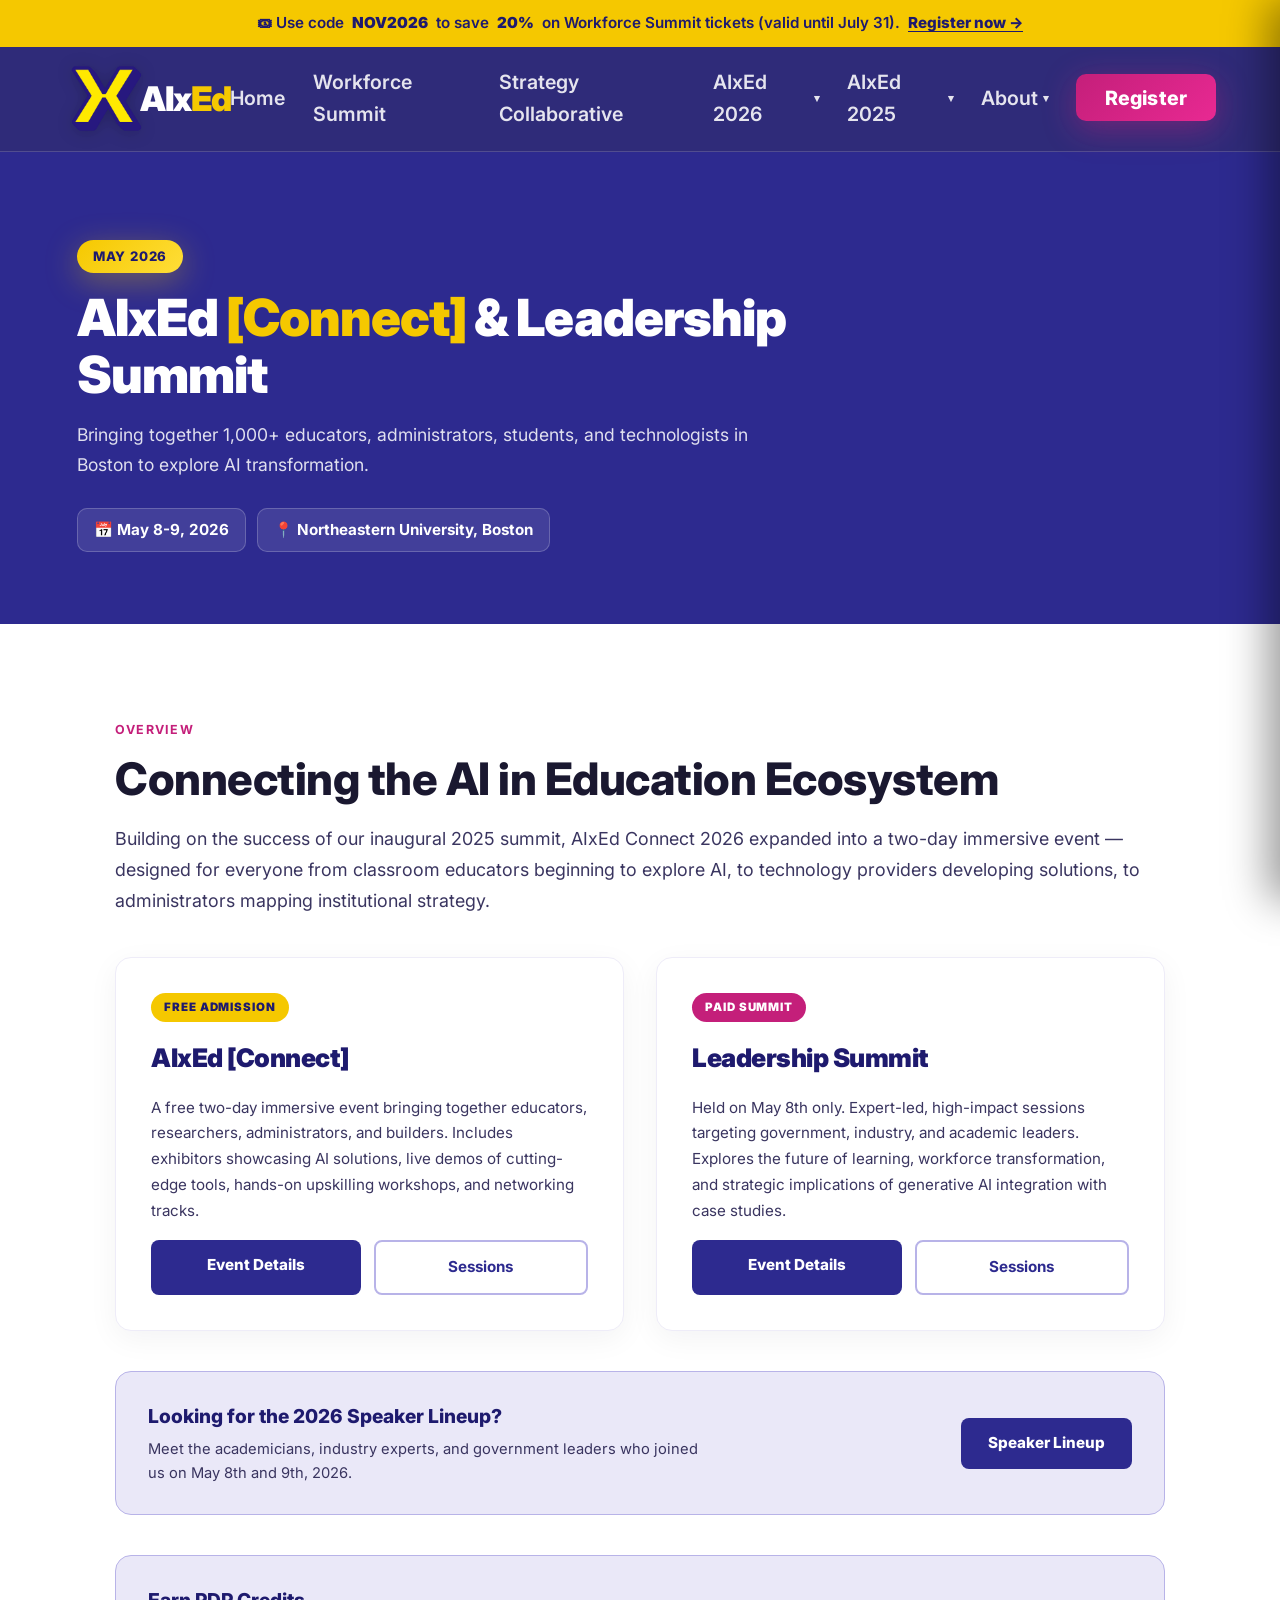
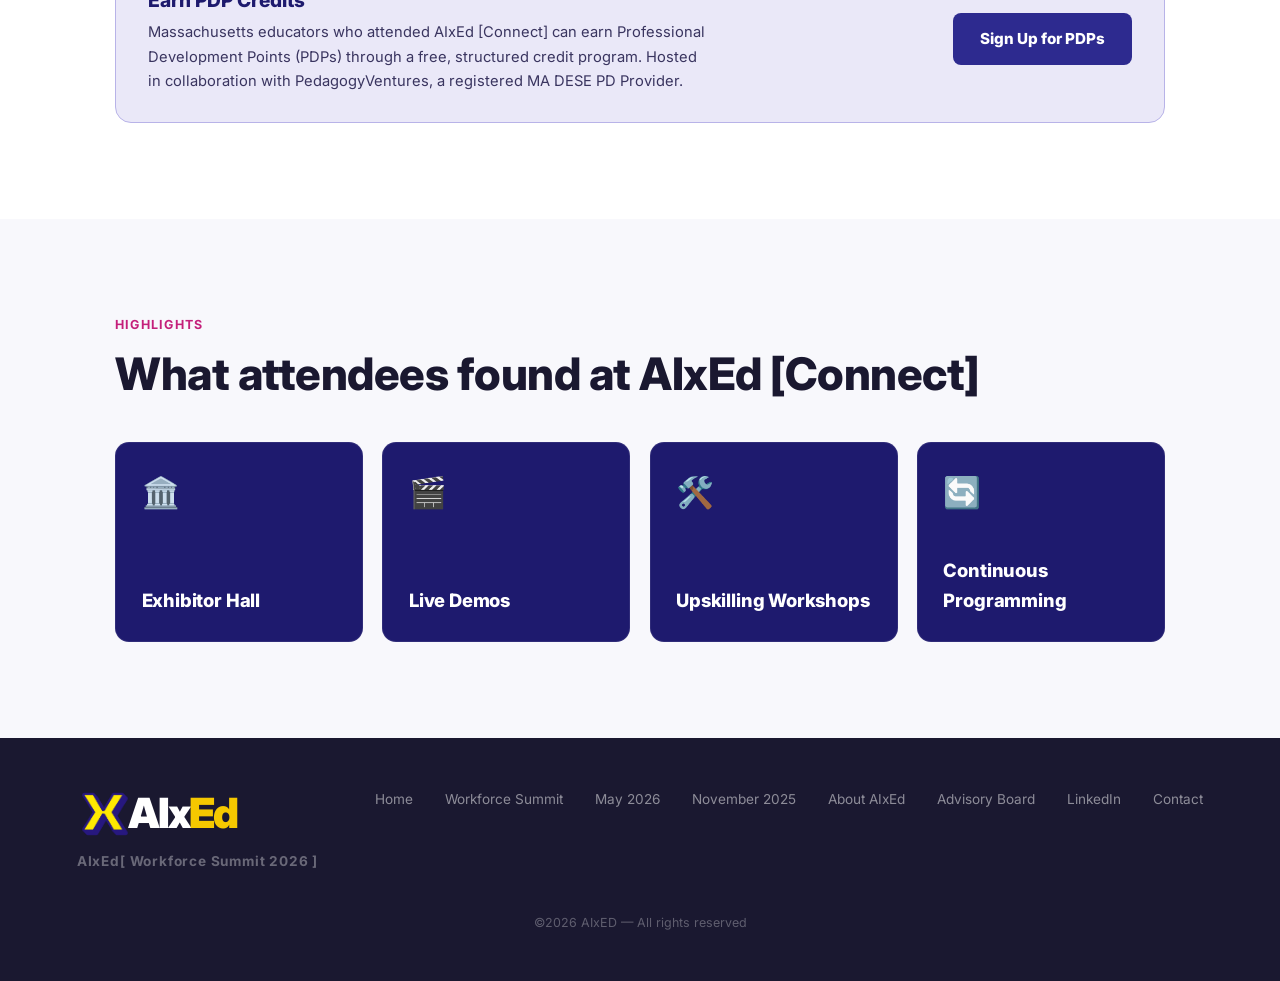
<file: connect2026.html>
<!DOCTYPE html>
<html lang="en">
<head>
  <meta charset="UTF-8" />
  <meta name="viewport" content="width=device-width, initial-scale=1.0" />
  <title>AIxEd May 2026 — Connect & Leadership Summit</title>
  <meta name="description" content="AIxEd [Connect] & Leadership Summit — May 8-9, 2026 at Northeastern University, Boston. 1,000+ educators, administrators, students, and technologists exploring AI transformation." />
  <link rel="icon" type="image/png" href="assets/logos/aixed-x.png" />
  <link rel="apple-touch-icon" href="assets/logos/aixed-x.png" />
  <meta name="theme-color" content="#1E1A6E" />
  <link rel="preconnect" href="https://fonts.googleapis.com" />
  <link rel="preconnect" href="https://fonts.gstatic.com" crossorigin />
  <link href="https://fonts.googleapis.com/css2?family=Inter:wght@400;500;600;700;800;900&display=swap" rel="stylesheet" />
  <link rel="stylesheet" href="assets/css/site.css" />
</head>
<body>

<!-- ── ANNOUNCEMENT BAR (early bird) ── -->
<a class="announce-bar" href="https://luma.com/9dv2pace" target="_blank" rel="noopener">
  🎟 Use code <strong>NOV2026</strong> to save <strong>20%</strong> on Workforce Summit tickets (valid until July 31). <span class="announce-cta">Register now →</span>
</a>

<!-- ── NAV ── -->
<nav>
  <a href="index.html" class="nav-logo"><img src="assets/logos/aixed-x.png" alt="AIxEd" />AIx<span class="x">Ed</span></a>
  <ul class="nav-links">
    <li><a href="index.html">Home</a></li>
    <li><a href="index.html#summit">Workforce Summit</a></li>
    <li><a href="index.html#strategy">Strategy Collaborative</a></li>
    <li class="nav-dropdown">
      <a href="connect2026.html" class="nav-dropdown-toggle">AIxEd 2026 <span class="caret">▾</span></a>
      <ul class="nav-dropdown-menu">
        <li><a href="connect.html">Connect Program</a></li>
        <li><a href="leadershipsummit2026.html">Leadership Summit</a></li>
        <li><a href="2026speakers.html">Speaker Lineup</a></li>
      </ul>
    </li>
    <li class="nav-dropdown">
      <a href="#" class="nav-dropdown-toggle">AIxEd 2025 <span class="caret">▾</span></a>
      <ul class="nav-dropdown-menu">
        <li><a href="2025.html">AIxEd November 2025</a></li>
        <li><a href="2025speakers.html">2025 Speakers</a></li>
        <li><a href="2025gallery.html">Gallery</a></li>
      </ul>
    </li>
    <li class="nav-dropdown">
      <a href="about.html" class="nav-dropdown-toggle">About <span class="caret">▾</span></a>
      <ul class="nav-dropdown-menu">
        <li><a href="about.html">About AIxEd</a></li>
        <li><a href="founder.html">Founder</a></li>
        <li><a href="advisory-board.html">Advisory Board</a></li>
      </ul>
    </li>
    <li><a href="https://luma.com/9dv2pace" target="_blank" rel="noopener" class="nav-cta">Register</a></li>
  </ul>
  <button class="nav-hamburger" id="navHamburger" aria-label="Open menu" onclick="toggleMenu()">
    <span></span><span></span><span></span>
  </button>
</nav>

<!-- ── MOBILE MENU ── -->
<div class="mobile-menu" id="mobileMenu">
  <a href="index.html" onclick="closeMenu()">Home</a>
  <a href="index.html#summit" onclick="closeMenu()">Workforce Summit</a>
  <a href="index.html#strategy" onclick="closeMenu()">Strategy Collaborative</a>
  <a href="connect2026.html" class="mobile-menu-group mobile-menu-grouplink" onclick="closeMenu()">AIxEd 2026</a>
  <a href="connect.html" class="mobile-menu-sub" onclick="closeMenu()">Connect Program</a>
  <a href="leadershipsummit2026.html" class="mobile-menu-sub" onclick="closeMenu()">Leadership Summit</a>
  <a href="2026speakers.html" class="mobile-menu-sub" onclick="closeMenu()">Speaker Lineup</a>
  <p class="mobile-menu-group">AIxEd 2025</p>
  <a href="2025.html" class="mobile-menu-sub" onclick="closeMenu()">AIxEd November 2025</a>
  <a href="2025speakers.html" class="mobile-menu-sub" onclick="closeMenu()">2025 Speakers</a>
  <a href="2025gallery.html" class="mobile-menu-sub" onclick="closeMenu()">Gallery</a>
  <p class="mobile-menu-group">About</p>
  <a href="about.html" class="mobile-menu-sub" onclick="closeMenu()">About AIxEd</a>
  <a href="founder.html" class="mobile-menu-sub" onclick="closeMenu()">Founder</a>
  <a href="advisory-board.html" class="mobile-menu-sub" onclick="closeMenu()">Advisory Board</a>
  <a href="https://luma.com/9dv2pace" class="mobile-menu-cta" target="_blank" rel="noopener" onclick="closeMenu()">Register</a>
</div>
<div class="menu-backdrop" id="menuBackdrop" onclick="closeMenu()"></div>

<!-- ── HERO ── -->
<section class="subpage-hero">
  <div class="eyebrow">May 2026</div>
  <h1>AIxEd <em>[Connect]</em> &amp; Leadership Summit</h1>
  <p>Bringing together 1,000+ educators, administrators, students, and technologists in Boston to explore AI transformation.</p>
  <div class="meta-row">
    <span class="meta-pill">📅 May 8-9, 2026</span>
    <span class="meta-pill">📍 Northeastern University, Boston</span>
  </div>
</section>

<!-- ── OVERVIEW ── -->
<section class="content-section">
  <div class="page-container-wide">
    <div class="section-eyebrow">Overview</div>
    <h2 class="section-heading" style="max-width:none;">Connecting the AI in Education Ecosystem</h2>
    <p class="section-lead overview-lead">Building on the success of our inaugural 2025 summit, AIxEd Connect 2026 expanded into a two-day immersive event — designed for everyone from classroom educators beginning to explore AI, to technology providers developing solutions, to administrators mapping institutional strategy.</p>

    <!-- ── TWO TRACKS ── -->
    <div class="track-grid">
      <div class="track-card">
        <span class="track-badge free">Free Admission</span>
        <h3>AIxEd [Connect]</h3>
        <p>A free two-day immersive event bringing together educators, researchers, administrators, and builders. Includes exhibitors showcasing AI solutions, live demos of cutting-edge tools, hands-on upskilling workshops, and networking tracks.</p>
        <div class="track-cta-row">
          <a class="btn-indigo" href="https://www.eventbrite.com/e/aixed-connect-2026-tickets-1978645351510" target="_blank" rel="noopener">Event Details</a>
          <a class="btn-ghost-indigo" href="connect.html">Sessions</a>
        </div>
      </div>
      <div class="track-card">
        <span class="track-badge paid">Paid Summit</span>
        <h3>Leadership Summit</h3>
        <p>Held on May 8th only. Expert-led, high-impact sessions targeting government, industry, and academic leaders. Explores the future of learning, workforce transformation, and strategic implications of generative AI integration with case studies.</p>
        <div class="track-cta-row">
          <a class="btn-indigo" href="https://www.eventbrite.com/e/aixed-leadership-summit-tickets-1983496547568" target="_blank" rel="noopener">Event Details</a>
          <a class="btn-ghost-indigo" href="leadershipsummit2026.html">Sessions</a>
        </div>
      </div>
    </div>

    <!-- ── SPEAKERS LINK ── -->
    <div class="info-banner">
      <div>
        <h3>Looking for the 2026 Speaker Lineup?</h3>
        <p>Meet the academicians, industry experts, and government leaders who joined us on May 8th and 9th, 2026.</p>
      </div>
      <a class="btn-indigo" href="2026speakers.html">Speaker Lineup</a>
    </div>

    <!-- ── PDP CREDITS ── -->
    <div class="info-banner">
      <div>
        <h3>Earn PDP Credits</h3>
        <p>Massachusetts educators who attended AIxEd [Connect] can earn Professional Development Points (PDPs) through a free, structured credit program. Hosted in collaboration with PedagogyVentures, a registered MA DESE PD Provider.</p>
      </div>
      <a class="btn-indigo" href="https://ethicaledtech.org/aixed#pdpSchedule" target="_blank" rel="noopener">Sign Up for PDPs</a>
    </div>
  </div>
</section>

<!-- ── HIGHLIGHTS ── -->
<section class="content-section alt">
  <div class="page-container-wide">
    <div class="section-eyebrow">Highlights</div>
    <h2 class="section-heading" style="max-width:none;">What attendees found at AIxEd [Connect]</h2>
    <div class="reveal-grid">
      <div class="reveal-card" tabindex="0">
        <span class="rc-icon">🏛️</span>
        <h3>Exhibitor Hall</h3>
        <p>Leading exhibitors showcasing live AI solutions developed specifically for the education sector.</p>
      </div>
      <div class="reveal-card" tabindex="0">
        <span class="rc-icon">🎬</span>
        <h3>Live Demos</h3>
        <p>Continuous showcase and live demonstrations of cutting-edge AI tools and platforms.</p>
      </div>
      <div class="reveal-card" tabindex="0">
        <span class="rc-icon">🛠️</span>
        <h3>Upskilling Workshops</h3>
        <p>Hands-on upskilling sessions free for K-12 and Higher Ed educators to build practical AI literacy.</p>
      </div>
      <div class="reveal-card" tabindex="0">
        <span class="rc-icon">🔄</span>
        <h3>Continuous Programming</h3>
        <p>Continuous tracks on bot development, voice-based tech, and adaptive learning science on both days.</p>
      </div>
    </div>
  </div>
</section>

<!-- ── FOOTER ── -->
<footer>
  <div class="footer-brand-block">
    <div class="footer-logo-main"><img src="assets/logos/aixed-x.png" alt="AIxEd" />AIx<span class="x">Ed</span></div>
    <div class="footer-logo-bracket">AIxEd[ Workforce Summit 2026 ]</div>
  </div>
  <ul class="footer-links">
    <li><a href="index.html">Home</a></li>
    <li><a href="index.html#summit">Workforce Summit</a></li>
    <li><a href="connect2026.html">May 2026</a></li>
    <li><a href="2025.html">November 2025</a></li>
    <li><a href="about.html">About AIxEd</a></li>
    <li><a href="advisory-board.html">Advisory Board</a></li>
    <li><a href="https://www.linkedin.com/company/aixed" target="_blank" rel="noopener">LinkedIn</a></li>
    <li><a href="mailto:hello@aixed.org">Contact</a></li>
  </ul>
  <p class="footer-copy">©2026 AIxED — All rights reserved</p>
</footer>

<script src="assets/js/site.js"></script>
</body>
</html>
</file>
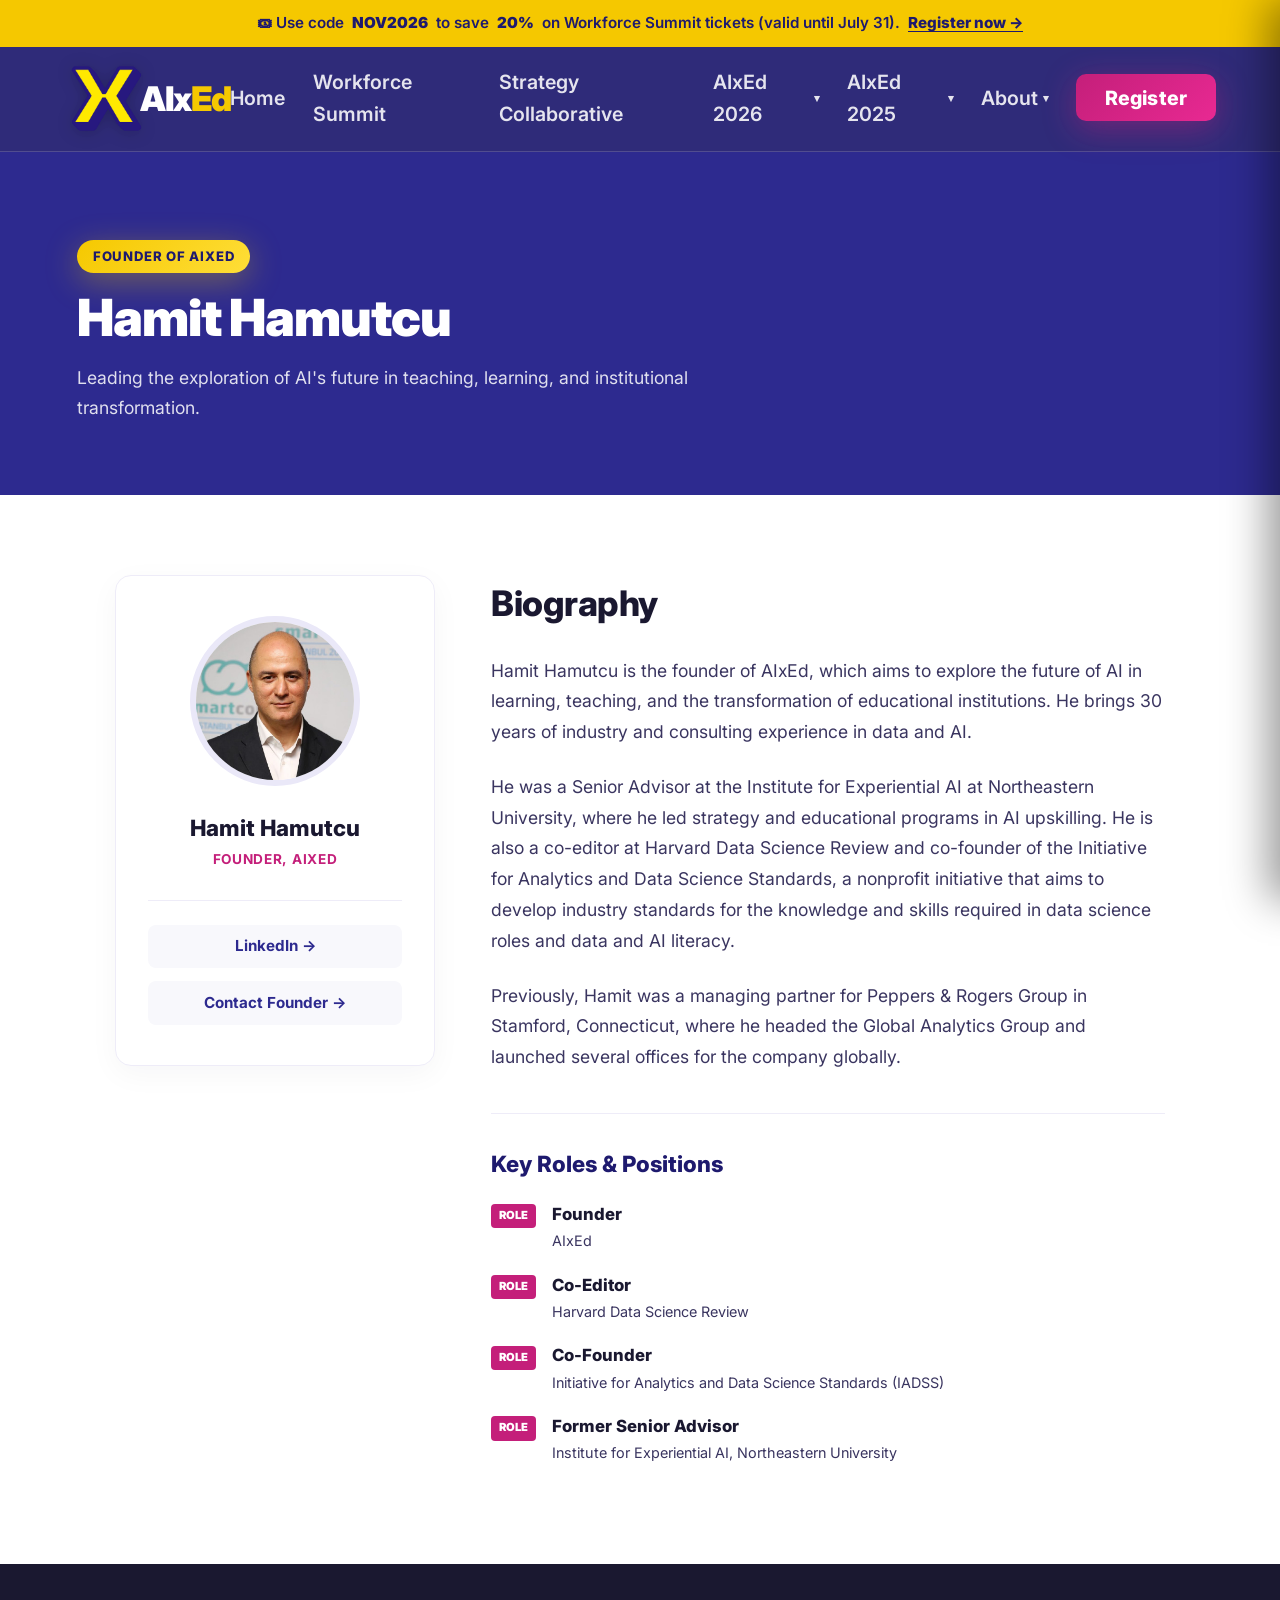
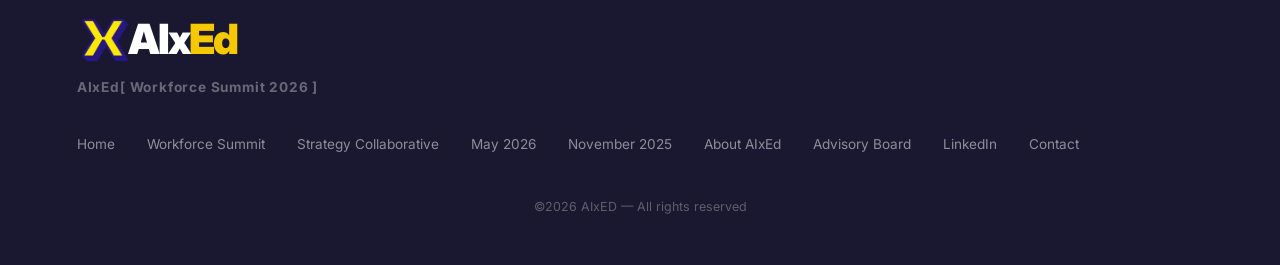
<file: founder.html>
<!DOCTYPE html>
<html lang="en">
<head>
  <meta charset="UTF-8" />
  <meta name="viewport" content="width=device-width, initial-scale=1.0" />
  <title>Founder — Hamit Hamutcu — AIxEd</title>
  <meta name="description" content="Meet Hamit Hamutcu, the founder of AIxEd. Read his biography, background in data and AI, and contributions to AI upskilling and data science standards." />
  <link rel="icon" type="image/png" href="assets/logos/aixed-x.png" />
  <link rel="apple-touch-icon" href="assets/logos/aixed-x.png" />
  <meta name="theme-color" content="#1E1A6E" />
  <link rel="preconnect" href="https://fonts.googleapis.com" />
  <link rel="preconnect" href="https://fonts.gstatic.com" crossorigin />
  <link href="https://fonts.googleapis.com/css2?family=Inter:wght@400;500;600;700;800;900&display=swap" rel="stylesheet" />
  <link rel="stylesheet" href="assets/css/site.css" />

</head>
<body>

<!-- ── ANNOUNCEMENT BAR (early bird) ── -->
<a class="announce-bar" href="https://luma.com/9dv2pace" target="_blank" rel="noopener">
  🎟 Use code <strong>NOV2026</strong> to save <strong>20%</strong> on Workforce Summit tickets (valid until July 31). <span class="announce-cta">Register now →</span>
</a>

<!-- ── NAV ── -->
<nav>
  <a href="index.html" class="nav-logo"><img src="assets/logos/aixed-x.png" alt="AIxEd" />AIx<span class="x">Ed</span></a>
  <ul class="nav-links">
    <li><a href="index.html">Home</a></li>
    <li><a href="index.html#summit">Workforce Summit</a></li>
    <li><a href="index.html#strategy">Strategy Collaborative</a></li>
    <li class="nav-dropdown">
      <a href="connect2026.html" class="nav-dropdown-toggle">AIxEd 2026 <span class="caret">▾</span></a>
      <ul class="nav-dropdown-menu">
        <li><a href="connect.html">Connect Program</a></li>
        <li><a href="leadershipsummit2026.html">Leadership Summit</a></li>
        <li><a href="2026speakers.html">Speaker Lineup</a></li>
      </ul>
    </li>
    <li class="nav-dropdown">
      <a href="#" class="nav-dropdown-toggle">AIxEd 2025 <span class="caret">▾</span></a>
      <ul class="nav-dropdown-menu">
        <li><a href="2025.html">AIxEd November 2025</a></li>
        <li><a href="2025speakers.html">2025 Speakers</a></li>
        <li><a href="2025gallery.html">Gallery</a></li>
      </ul>
    </li>
    <li class="nav-dropdown">
      <a href="about.html" class="nav-dropdown-toggle">About <span class="caret">▾</span></a>
      <ul class="nav-dropdown-menu">
    <li><a href="about.html">About AIxEd</a></li>
        <li><a href="founder.html">Founder</a></li>
        <li><a href="advisory-board.html">Advisory Board</a></li>
      </ul>
    </li>
    <li><a href="https://luma.com/9dv2pace" target="_blank" rel="noopener" class="nav-cta">Register</a></li>
  </ul>
  <button class="nav-hamburger" id="navHamburger" aria-label="Open menu" onclick="toggleMenu()">
    <span></span><span></span><span></span>
  </button>
</nav>

<!-- ── MOBILE MENU ── -->
<div class="mobile-menu" id="mobileMenu">
  <a href="index.html" onclick="closeMenu()">Home</a>
  <a href="index.html#summit" onclick="closeMenu()">Workforce Summit</a>
  <a href="index.html#strategy" onclick="closeMenu()">Strategy Collaborative</a>
  <a href="connect2026.html" class="mobile-menu-group mobile-menu-grouplink" onclick="closeMenu()">AIxEd 2026</a>
  <a href="connect.html" class="mobile-menu-sub" onclick="closeMenu()">Connect Program</a>
  <a href="leadershipsummit2026.html" class="mobile-menu-sub" onclick="closeMenu()">Leadership Summit</a>
  <a href="2026speakers.html" class="mobile-menu-sub" onclick="closeMenu()">Speaker Lineup</a>
  <p class="mobile-menu-group">AIxEd 2025</p>
  <a href="2025.html" class="mobile-menu-sub" onclick="closeMenu()">AIxEd November 2025</a>
  <a href="2025speakers.html" class="mobile-menu-sub" onclick="closeMenu()">2025 Speakers</a>
  <a href="2025gallery.html" class="mobile-menu-sub" onclick="closeMenu()">Gallery</a>
  <p class="mobile-menu-group">About</p>
  <a href="about.html" class="mobile-menu-sub" onclick="closeMenu()">About AIxEd</a>
  <a href="founder.html" class="mobile-menu-sub" onclick="closeMenu()">Founder</a>
  <a href="advisory-board.html" class="mobile-menu-sub" onclick="closeMenu()">Advisory Board</a>
  <a href="https://luma.com/9dv2pace" class="mobile-menu-cta" target="_blank" rel="noopener" onclick="closeMenu()">Register</a>
</div>
<div class="menu-backdrop" id="menuBackdrop" onclick="closeMenu()"></div>

<!-- ── HERO ── -->
<section class="subpage-hero">
  <div class="eyebrow">Founder of AIxEd</div>
  <h1>Hamit Hamutcu</h1>
  <p>Leading the exploration of AI's future in teaching, learning, and institutional transformation.</p>
</section>

<!-- ── BIOGRAPHY ── -->
<section class="content-section" style="padding: 80px 6%;">
  <div class="bio-grid" style="max-width: 1050px; margin: 0 auto;">
    
    <!-- Profile Card (Left Column) -->
    <div class="bio-left">
      <img class="founder-photo" src="assets/logos/founder-hamit.jpg" alt="Hamit Hamutcu" />
      <h3 style="font-size: 1.4rem; font-weight: 800; color: var(--gray-900); margin-bottom: 0.2rem;">Hamit Hamutcu</h3>
      <p style="font-size: 0.85rem; font-weight: 700; color: var(--magenta); text-transform: uppercase; letter-spacing: 0.05em;">Founder, AIxEd</p>
      
      <div class="bio-social-links">
        <a class="bio-link-item" href="https://www.linkedin.com/in/hamit-hamutcu/" target="_blank" rel="noopener">
          LinkedIn →
        </a>
        <a class="bio-link-item" href="mailto:hello@aixed.org?subject=Contacting%20Founder">
          Contact Founder →
        </a>
      </div>
    </div>
    
    <!-- Narrative Biography (Right Column) -->
    <div class="bio-content">
      <h2>Biography</h2>
      <p>
        Hamit Hamutcu is the founder of AIxEd, which aims to explore the future of AI in learning, teaching, and the transformation of educational institutions. He brings 30 years of industry and consulting experience in data and AI. 
      </p>
      <p>
        He was a Senior Advisor at the Institute for Experiential AI at Northeastern University, where he led strategy and educational programs in AI upskilling. He is also a co-editor at Harvard Data Science Review and co-founder of the Initiative for Analytics and Data Science Standards, a nonprofit initiative that aims to develop industry standards for the knowledge and skills required in data science roles and data and AI literacy.
      </p>
      <p>
        Previously, Hamit was a managing partner for Peppers &amp; Rogers Group in Stamford, Connecticut, where he headed the Global Analytics Group and launched several offices for the company globally.
      </p>
      
      <!-- Key Roles -->
      <div class="roles-list">
        <h3>Key Roles &amp; Positions</h3>
        
        <div class="role-item">
          <span class="role-bullet">ROLE</span>
          <div class="role-details">
            <span class="role-title">Founder</span>
            <span class="role-org">AIxEd</span>
          </div>
        </div>
        
        <div class="role-item">
          <span class="role-bullet">ROLE</span>
          <div class="role-details">
            <span class="role-title">Co-Editor</span>
            <span class="role-org">Harvard Data Science Review</span>
          </div>
        </div>
        
        <div class="role-item">
          <span class="role-bullet">ROLE</span>
          <div class="role-details">
            <span class="role-title">Co-Founder</span>
            <span class="role-org">Initiative for Analytics and Data Science Standards (IADSS)</span>
          </div>
        </div>
        
        <div class="role-item">
          <span class="role-bullet">ROLE</span>
          <div class="role-details">
            <span class="role-title">Former Senior Advisor</span>
            <span class="role-org">Institute for Experiential AI, Northeastern University</span>
          </div>
        </div>
      </div>
      
    </div>
    
  </div>
</section>

<!-- ── FOOTER ── -->
<footer>
  <div class="footer-brand-block">
    <div class="footer-logo-main"><img src="assets/logos/aixed-x.png" alt="AIxEd" />AIx<span class="x">Ed</span></div>
    <div class="footer-logo-bracket">AIxEd[ Workforce Summit 2026 ]</div>
  </div>
  <ul class="footer-links">
    <li><a href="index.html">Home</a></li>
    <li><a href="index.html#summit">Workforce Summit</a></li>
    <li><a href="index.html#strategy">Strategy Collaborative</a></li>
    <li><a href="connect2026.html">May 2026</a></li>
    <li><a href="2025.html">November 2025</a></li>
    <li><a href="about.html">About AIxEd</a></li>
    <li><a href="advisory-board.html">Advisory Board</a></li>
    <li><a href="https://www.linkedin.com/company/aixed" target="_blank" rel="noopener">LinkedIn</a></li>
    <li><a href="mailto:hello@aixed.org">Contact</a></li>
  </ul>
  <p class="footer-copy">©2026 AIxED — All rights reserved</p>
</footer>

<script src="assets/js/site.js"></script>
</body>
</html>
</file>
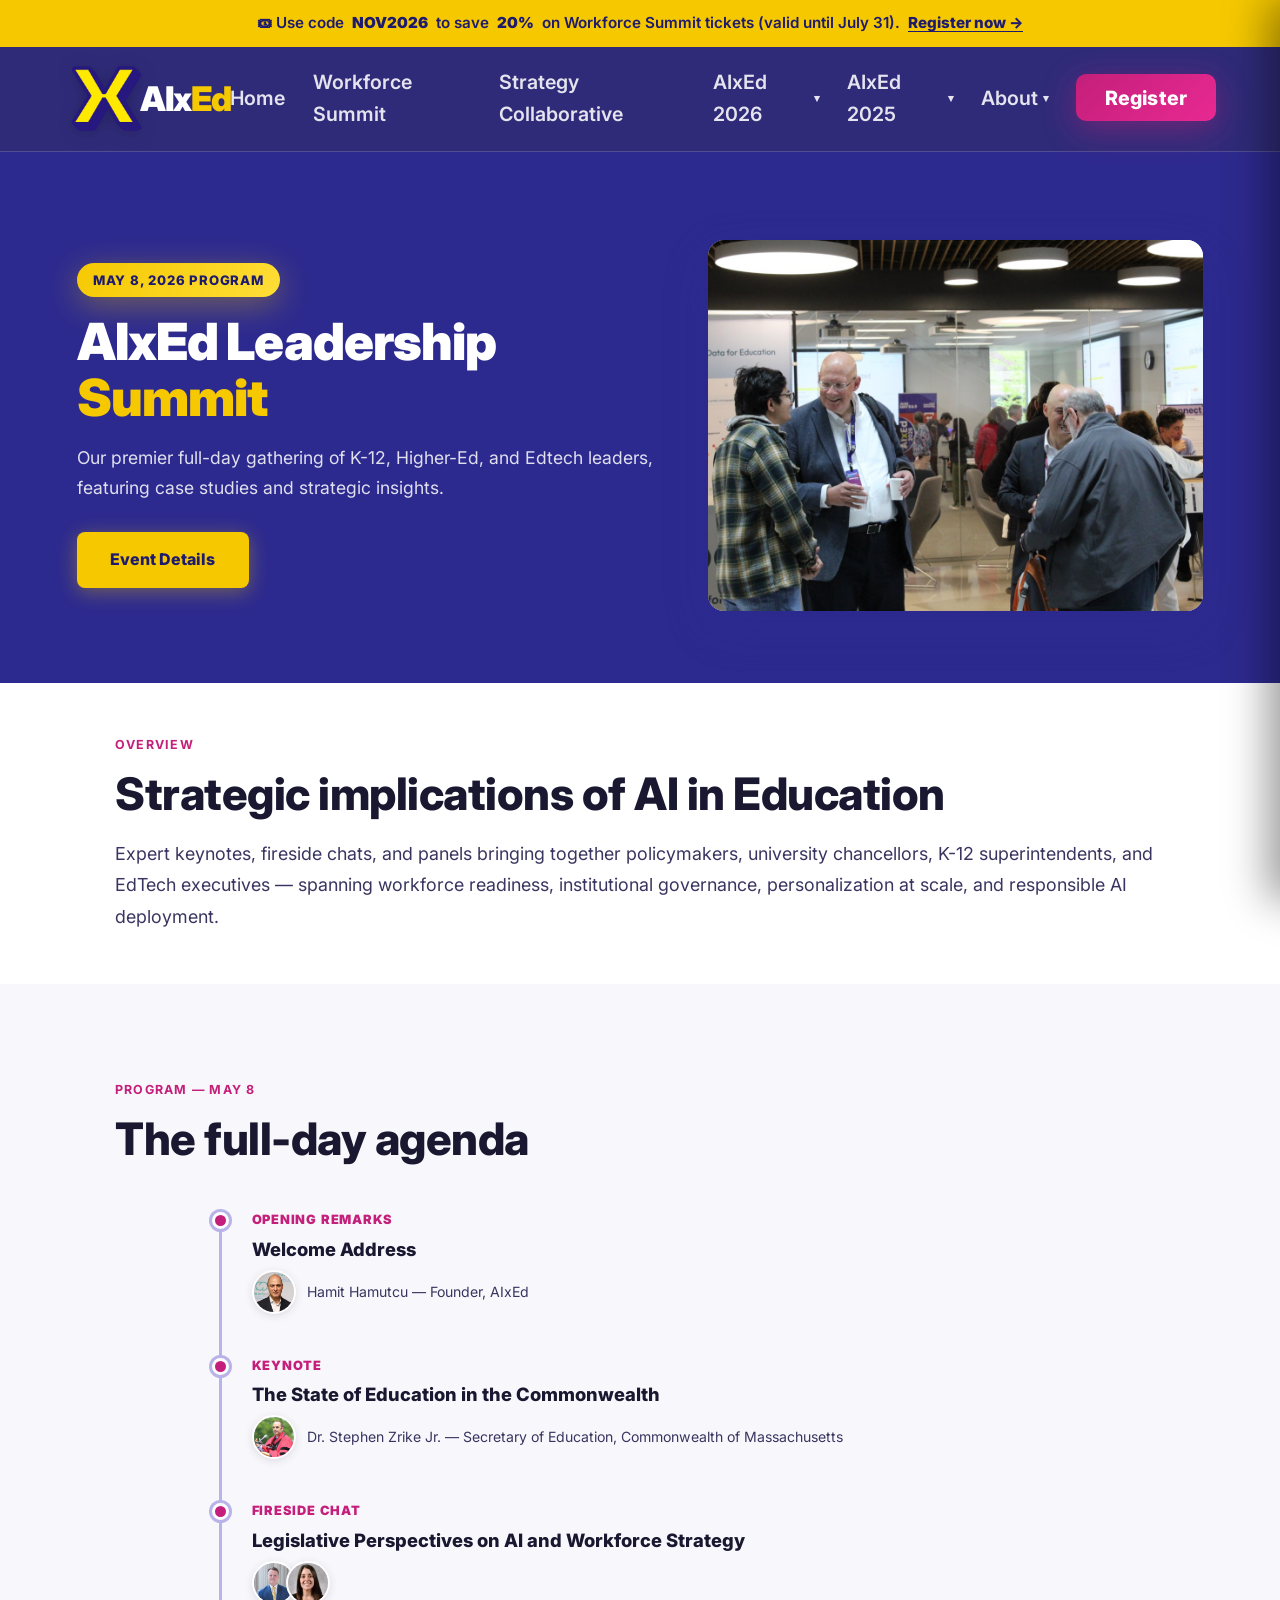
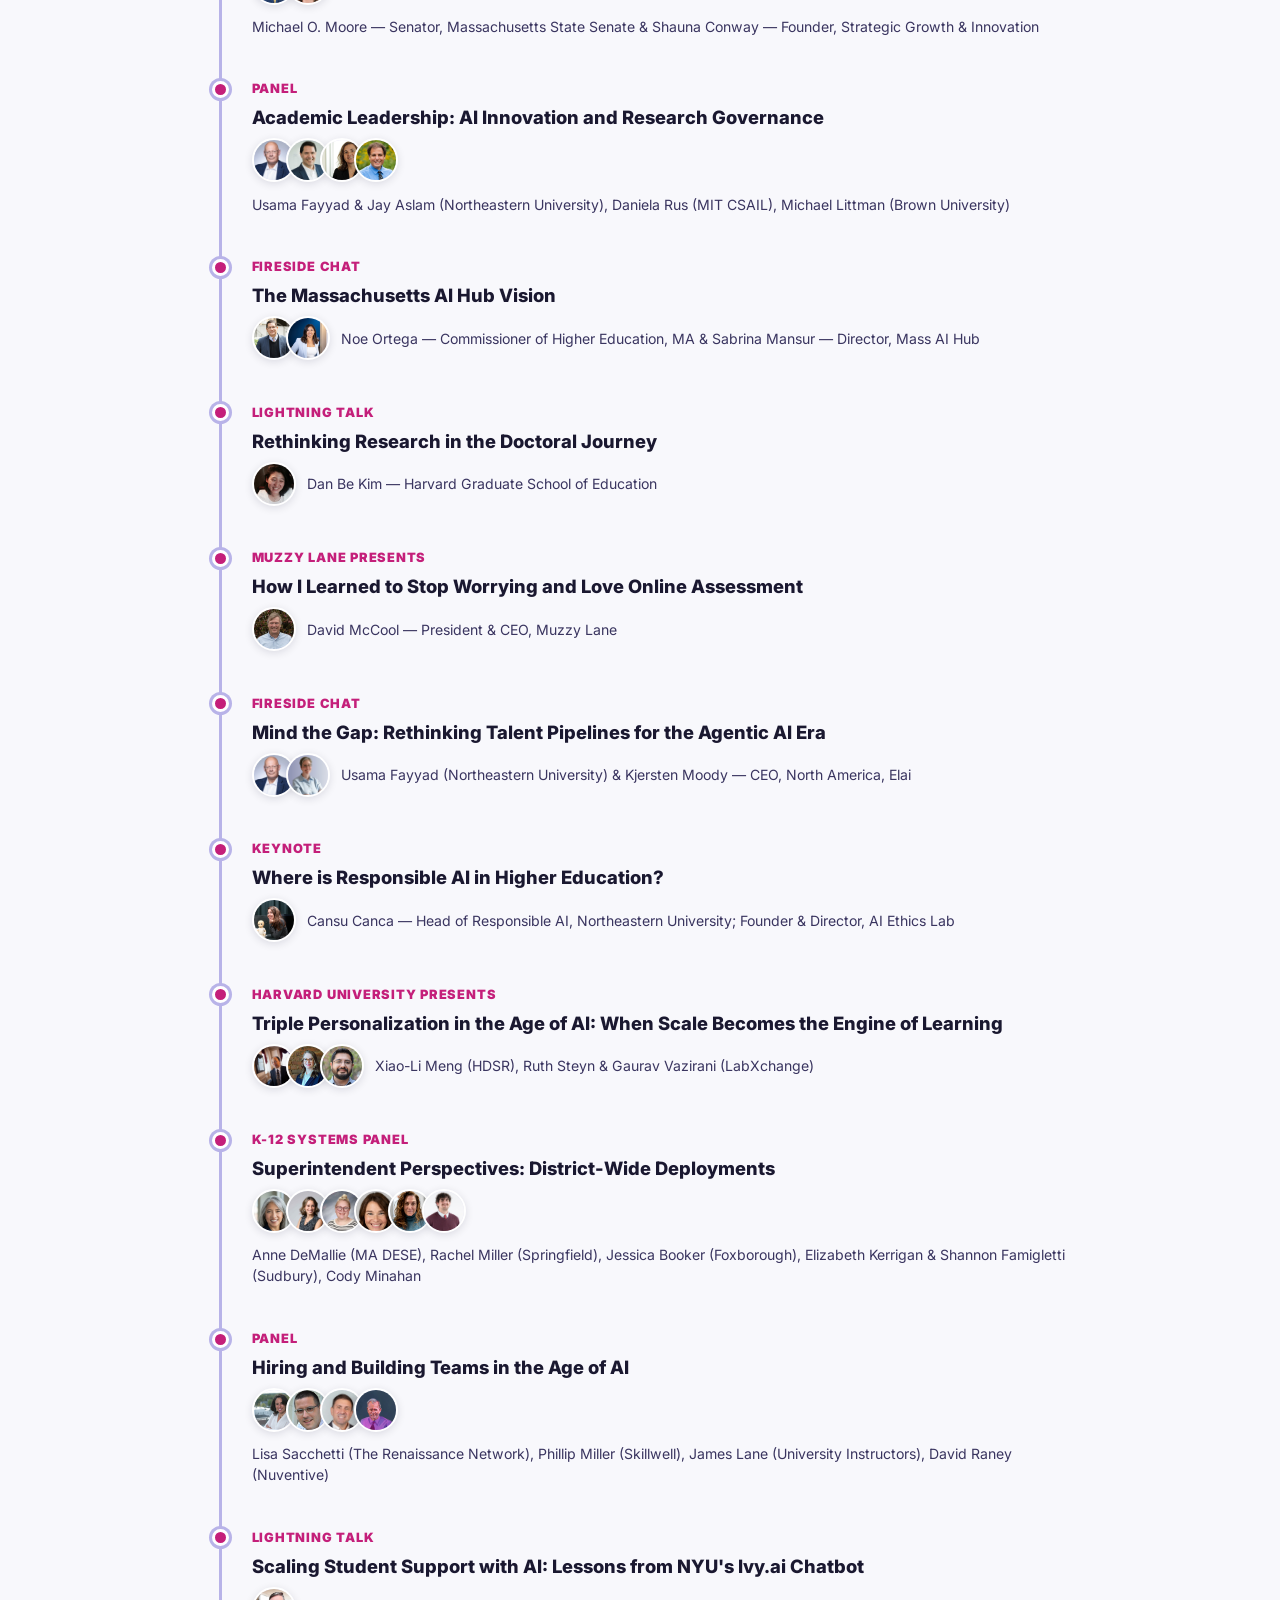
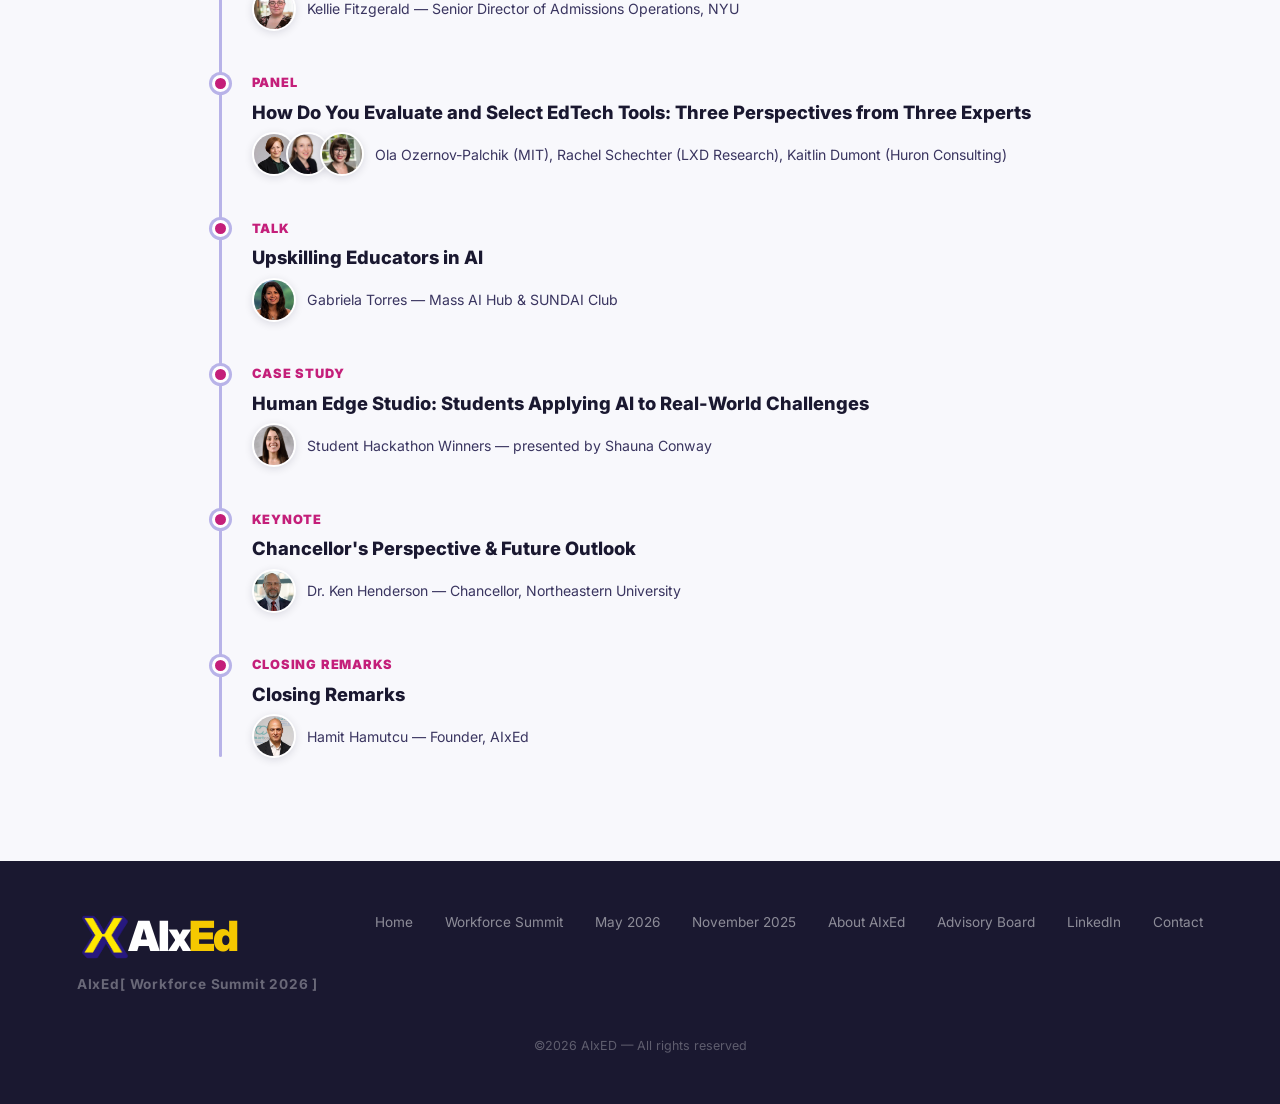
<file: leadershipsummit2026.html>
<!DOCTYPE html>
<html lang="en">
<head>
  <meta charset="UTF-8" />
  <meta name="viewport" content="width=device-width, initial-scale=1.0" />
  <title>Leadership Summit 2026 — AIxEd</title>
  <meta name="description" content="AIxEd Leadership Summit — May 8, 2026. A premier full-day gathering of K-12, Higher-Ed, and Edtech leaders, featuring case studies and strategic insights." />
  <link rel="icon" type="image/png" href="assets/logos/aixed-x.png" />
  <link rel="apple-touch-icon" href="assets/logos/aixed-x.png" />
  <meta name="theme-color" content="#1E1A6E" />
  <link rel="preconnect" href="https://fonts.googleapis.com" />
  <link rel="preconnect" href="https://fonts.gstatic.com" crossorigin />
  <link href="https://fonts.googleapis.com/css2?family=Inter:wght@400;500;600;700;800;900&display=swap" rel="stylesheet" />
  <link rel="stylesheet" href="assets/css/site.css" />
</head>
<body>

<!-- ── ANNOUNCEMENT BAR (early bird) ── -->
<a class="announce-bar" href="https://luma.com/9dv2pace" target="_blank" rel="noopener">
  🎟 Use code <strong>NOV2026</strong> to save <strong>20%</strong> on Workforce Summit tickets (valid until July 31). <span class="announce-cta">Register now →</span>
</a>

<!-- ── NAV ── -->
<nav>
  <a href="index.html" class="nav-logo"><img src="assets/logos/aixed-x.png" alt="AIxEd" />AIx<span class="x">Ed</span></a>
  <ul class="nav-links">
    <li><a href="index.html">Home</a></li>
    <li><a href="index.html#summit">Workforce Summit</a></li>
    <li><a href="index.html#strategy">Strategy Collaborative</a></li>
    <li class="nav-dropdown">
      <a href="connect2026.html" class="nav-dropdown-toggle">AIxEd 2026 <span class="caret">▾</span></a>
      <ul class="nav-dropdown-menu">
        <li><a href="connect.html">Connect Program</a></li>
        <li><a href="leadershipsummit2026.html">Leadership Summit</a></li>
        <li><a href="2026speakers.html">Speaker Lineup</a></li>
      </ul>
    </li>
    <li class="nav-dropdown">
      <a href="#" class="nav-dropdown-toggle">AIxEd 2025 <span class="caret">▾</span></a>
      <ul class="nav-dropdown-menu">
        <li><a href="2025.html">AIxEd November 2025</a></li>
        <li><a href="2025speakers.html">2025 Speakers</a></li>
        <li><a href="2025gallery.html">Gallery</a></li>
      </ul>
    </li>
    <li class="nav-dropdown">
      <a href="about.html" class="nav-dropdown-toggle">About <span class="caret">▾</span></a>
      <ul class="nav-dropdown-menu">
        <li><a href="about.html">About AIxEd</a></li>
        <li><a href="founder.html">Founder</a></li>
        <li><a href="advisory-board.html">Advisory Board</a></li>
      </ul>
    </li>
    <li><a href="https://luma.com/9dv2pace" target="_blank" rel="noopener" class="nav-cta">Register</a></li>
  </ul>
  <button class="nav-hamburger" id="navHamburger" aria-label="Open menu" onclick="toggleMenu()">
    <span></span><span></span><span></span>
  </button>
</nav>

<!-- ── MOBILE MENU ── -->
<div class="mobile-menu" id="mobileMenu">
  <a href="index.html" onclick="closeMenu()">Home</a>
  <a href="index.html#summit" onclick="closeMenu()">Workforce Summit</a>
  <a href="index.html#strategy" onclick="closeMenu()">Strategy Collaborative</a>
  <a href="connect2026.html" class="mobile-menu-group mobile-menu-grouplink" onclick="closeMenu()">AIxEd 2026</a>
  <a href="connect.html" class="mobile-menu-sub" onclick="closeMenu()">Connect Program</a>
  <a href="leadershipsummit2026.html" class="mobile-menu-sub" onclick="closeMenu()">Leadership Summit</a>
  <a href="2026speakers.html" class="mobile-menu-sub" onclick="closeMenu()">Speaker Lineup</a>
  <p class="mobile-menu-group">AIxEd 2025</p>
  <a href="2025.html" class="mobile-menu-sub" onclick="closeMenu()">AIxEd November 2025</a>
  <a href="2025speakers.html" class="mobile-menu-sub" onclick="closeMenu()">2025 Speakers</a>
  <a href="2025gallery.html" class="mobile-menu-sub" onclick="closeMenu()">Gallery</a>
  <p class="mobile-menu-group">About</p>
  <a href="about.html" class="mobile-menu-sub" onclick="closeMenu()">About AIxEd</a>
  <a href="founder.html" class="mobile-menu-sub" onclick="closeMenu()">Founder</a>
  <a href="advisory-board.html" class="mobile-menu-sub" onclick="closeMenu()">Advisory Board</a>
  <a href="https://luma.com/9dv2pace" class="mobile-menu-cta" target="_blank" rel="noopener" onclick="closeMenu()">Register</a>
</div>
<div class="menu-backdrop" id="menuBackdrop" onclick="closeMenu()"></div>

<!-- ── HERO ── -->
<section class="subpage-hero">
  <div class="split-with-gallery">
    <div>
      <div class="eyebrow">May 8, 2026 Program</div>
      <h1>AIxEd Leadership <em>Summit</em></h1>
      <p>Our premier full-day gathering of K-12, Higher-Ed, and Edtech leaders, featuring case studies and strategic insights.</p>
      <div class="meta-row">
        <a class="btn-primary" href="https://www.eventbrite.com/e/aixed-leadership-summit-tickets-1983496547568" target="_blank" rel="noopener">Event Details</a>
      </div>
    </div>
    <div class="rotating-gallery" id="heroGallery"><!-- filled by JS --></div>
  </div>
</section>

<!-- ── OVERVIEW (lean) ── -->
<section class="content-section" style="padding-top:52px; padding-bottom:52px;">
  <div class="page-container-wide">
    <div class="section-eyebrow">Overview</div>
    <h2 class="section-heading" style="max-width:none;">Strategic implications of AI in Education</h2>
    <p class="section-lead overview-lead">Expert keynotes, fireside chats, and panels bringing together policymakers, university chancellors, K-12 superintendents, and EdTech executives — spanning workforce readiness, institutional governance, personalization at scale, and responsible AI deployment.</p>
  </div>
</section>

<!-- ── TIMELINE ── -->
<section class="content-section alt">
  <div class="page-container-wide">
    <div class="section-eyebrow">Program — May 8</div>
    <h2 class="section-heading">The full-day agenda</h2>
    <div class="timeline" id="summitTimeline"><!-- filled by JS --></div>
  </div>
</section>

<!-- ── FOOTER ── -->
<footer>
  <div class="footer-brand-block">
    <div class="footer-logo-main"><img src="assets/logos/aixed-x.png" alt="AIxEd" />AIx<span class="x">Ed</span></div>
    <div class="footer-logo-bracket">AIxEd[ Workforce Summit 2026 ]</div>
  </div>
  <ul class="footer-links">
    <li><a href="index.html">Home</a></li>
    <li><a href="index.html#summit">Workforce Summit</a></li>
    <li><a href="connect2026.html">May 2026</a></li>
    <li><a href="2025.html">November 2025</a></li>
    <li><a href="about.html">About AIxEd</a></li>
    <li><a href="advisory-board.html">Advisory Board</a></li>
    <li><a href="https://www.linkedin.com/company/aixed" target="_blank" rel="noopener">LinkedIn</a></li>
    <li><a href="mailto:hello@aixed.org">Contact</a></li>
  </ul>
  <p class="footer-copy">©2026 AIxED — All rights reserved</p>
</footer>

<script src="assets/js/site.js"></script>
<script>
  const S = 'assets/speakers/';
  const TIMELINE = [
    { label: 'Opening Remarks', title: 'Welcome Address',
      speakers: 'Hamit Hamutcu — Founder, AIxEd', avatars: [S+'808514_2b51e06e3cfc48f88c6db98adcb3fa25~mv2.jpg'] },
    { label: 'Keynote', title: 'The State of Education in the Commonwealth',
      speakers: 'Dr. Stephen Zrike Jr. — Secretary of Education, Commonwealth of Massachusetts', avatars: [S+'808514_e1b73c50b6414c3b8f96cc8db72c1663~mv2.jpg'] },
    { label: 'Fireside Chat', title: 'Legislative Perspectives on AI and Workforce Strategy',
      speakers: 'Michael O. Moore — Senator, Massachusetts State Senate & Shauna Conway — Founder, Strategic Growth & Innovation', avatars: [S+'808514_14f2d3d41a44446badd51ffcc282ef58~mv2.jpg', S+'808514_b2d0ec036db142418de04f379423138e~mv2.png'] },
    { label: 'Panel', title: 'Academic Leadership: AI Innovation and Research Governance',
      speakers: 'Usama Fayyad & Jay Aslam (Northeastern University), Daniela Rus (MIT CSAIL), Michael Littman (Brown University)', avatars: [S+'808514_89699a930cf0463fa5c0561167e539c1~mv2.jpg', S+'808514_07263697a2bb4360a210c24d74d93c96~mv2.jpg', S+'808514_4ec54a4863b74802bb48fa802e7da232~mv2.jpg', S+'808514_51efe9ef6c2941cea0b77bf4b65a3e8d~mv2.jpg'] },
    { label: 'Fireside Chat', title: 'The Massachusetts AI Hub Vision',
      speakers: 'Noe Ortega — Commissioner of Higher Education, MA & Sabrina Mansur — Director, Mass AI Hub', avatars: [S+'808514_b0a98b9667ce4e5891482b443143e698~mv2.jpg', S+'808514_42efbd567a864eba81da31310f7cc183~mv2.jpg'] },
    { label: 'Lightning Talk', title: 'Rethinking Research in the Doctoral Journey',
      speakers: 'Dan Be Kim — Harvard Graduate School of Education', avatars: [S+'808514_b9ecb4251d2a48259fc59008e95434ea~mv2.jpg'] },
    { label: 'Muzzy Lane Presents', title: 'How I Learned to Stop Worrying and Love Online Assessment',
      speakers: 'David McCool — President & CEO, Muzzy Lane', avatars: [S+'808514_ea3a9033c4dc4fb0a2ff77619c11282d~mv2.webp'] },
    { label: 'Fireside Chat', title: 'Mind the Gap: Rethinking Talent Pipelines for the Agentic AI Era',
      speakers: 'Usama Fayyad (Northeastern University) & Kjersten Moody — CEO, North America, Elai', avatars: [S+'808514_89699a930cf0463fa5c0561167e539c1~mv2.jpg', S+'808514_aaa790017bdd437ebbad430ce6fbc2d7~mv2.avif'] },
    { label: 'Keynote', title: 'Where is Responsible AI in Higher Education?',
      speakers: 'Cansu Canca — Head of Responsible AI, Northeastern University; Founder & Director, AI Ethics Lab', avatars: [S+'808514_35e3df32b6a4451c9b33d359dcf6b0f0~mv2.jpeg'] },
    { label: 'Harvard University Presents', title: 'Triple Personalization in the Age of AI: When Scale Becomes the Engine of Learning',
      speakers: 'Xiao-Li Meng (HDSR), Ruth Steyn & Gaurav Vazirani (LabXchange)', avatars: [S+'808514_84f5c2707d7749dcbc0add54e4e1535a~mv2.jpg', S+'808514_84fa2261a8be4c4da13353ba2eb8287b~mv2.jpeg', S+'808514_e0f9bda18e164c5493df6b2b3c9caef9~mv2.png'] },
    { label: 'K-12 Systems Panel', title: 'Superintendent Perspectives: District-Wide Deployments',
      speakers: 'Anne DeMallie (MA DESE), Rachel Miller (Springfield), Jessica Booker (Foxborough), Elizabeth Kerrigan & Shannon Famigletti (Sudbury), Cody Minahan', avatars: [S+'808514_c18a1d365537477791f6d84c8257aa4c~mv2.jpg', S+'808514_9b98e981660b4a378666e684c33b79a7~mv2.jpg', S+'808514_6fda199fbe2f4af1a6592e3e6c7c126c~mv2.jpg', S+'808514_fd2f6f1ff76044e087554af260db7029~mv2.png', S+'808514_30aad678803e4d90b6ea5d4c37fca6bc~mv2.png', S+'808514_a906b802e7284d90980b1bbd8e3771e7~mv2.png'] },
    { label: 'Panel', title: 'Hiring and Building Teams in the Age of AI',
      speakers: 'Lisa Sacchetti (The Renaissance Network), Phillip Miller (Skillwell), James Lane (University Instructors), David Raney (Nuventive)', avatars: [S+'808514_95bf56459586491b9e03913416b7a6ed~mv2.jpeg', S+'808514_3440d69395c84d2499fc2d900dc88bcf~mv2.jpeg', S+'808514_e8fdcaaffdfe45bfbd74e66a46281c68~mv2.webp', S+'808514_46e423df360e42a0b8e3fe4f62aca964~mv2.jpg'] },
    { label: 'Lightning Talk', title: "Scaling Student Support with AI: Lessons from NYU's Ivy.ai Chatbot",
      speakers: 'Kellie Fitzgerald — Senior Director of Admissions Operations, NYU', avatars: [S+'808514_43655dc137564ec7815a25d803392f00~mv2.jpeg'] },
    { label: 'Panel', title: 'How Do You Evaluate and Select EdTech Tools: Three Perspectives from Three Experts',
      speakers: 'Ola Ozernov-Palchik (MIT), Rachel Schechter (LXD Research), Kaitlin Dumont (Huron Consulting)', avatars: [S+'808514_78235f4760104be0b0616126b0eb86ef~mv2.jpeg', S+'808514_f88d622dc9874abc808a7193c73c2927~mv2.png', S+'808514_9e575b2423164173b407c02fc3091f2b~mv2.webp'] },
    { label: 'Talk', title: 'Upskilling Educators in AI',
      speakers: 'Gabriela Torres — Mass AI Hub & SUNDAI Club', avatars: [S+'808514_bac9113cf1644090a8cce62cbe1576ce~mv2.jpeg'] },
    { label: 'Case Study', title: 'Human Edge Studio: Students Applying AI to Real-World Challenges',
      speakers: 'Student Hackathon Winners — presented by Shauna Conway', avatars: [S+'808514_b2d0ec036db142418de04f379423138e~mv2.png'] },
    { label: 'Keynote', title: "Chancellor's Perspective & Future Outlook",
      speakers: 'Dr. Ken Henderson — Chancellor, Northeastern University', avatars: [S+'808514_60d537e0d8c74aae942d6d8e272763da~mv2.jpg'] },
    { label: 'Closing Remarks', title: 'Closing Remarks',
      speakers: 'Hamit Hamutcu — Founder, AIxEd', avatars: [S+'808514_2b51e06e3cfc48f88c6db98adcb3fa25~mv2.jpg'] },
  ];
  document.getElementById('summitTimeline').innerHTML = TIMELINE.map(t => `
    <div class="timeline-item">
      <span class="timeline-time">${t.label}</span>
      <h3>${t.title}</h3>
      <div class="timeline-speakers">
        <span class="timeline-avatars">${t.avatars.map(a =>
          `<img class="timeline-avatar" src="${a}" alt="" loading="lazy" />`).join('')}</span>
        <span>${t.speakers}</span>
      </div>
    </div>`).join('');

  // hero rotating gallery (PLACEHOLDER photos — swap when final Summit folder arrives)
  const GALLERY = [
    'assets/photos/events-web/ev-05.jpg', 'assets/photos/events-web/ev-12.jpg',
    'assets/photos/events-web/ev-20.jpg', 'assets/photos/events-web/ev-28.jpg',
    'assets/photos/events-web/ev-36.jpg'
  ];
  const gEl = document.getElementById('heroGallery');
  gEl.innerHTML = GALLERY.map((src, i) => `<img src="${src}" alt="AIxEd Summit scene" class="${i === 0 ? 'active' : ''}" loading="lazy" />`).join('');
  const gimgs = gEl.querySelectorAll('img'); let gi = 0;
  if (gimgs.length > 1) setInterval(() => {
    gimgs[gi].classList.remove('active'); gi = (gi + 1) % gimgs.length; gimgs[gi].classList.add('active');
  }, 3500);
</script>
</body>
</html>
</file>
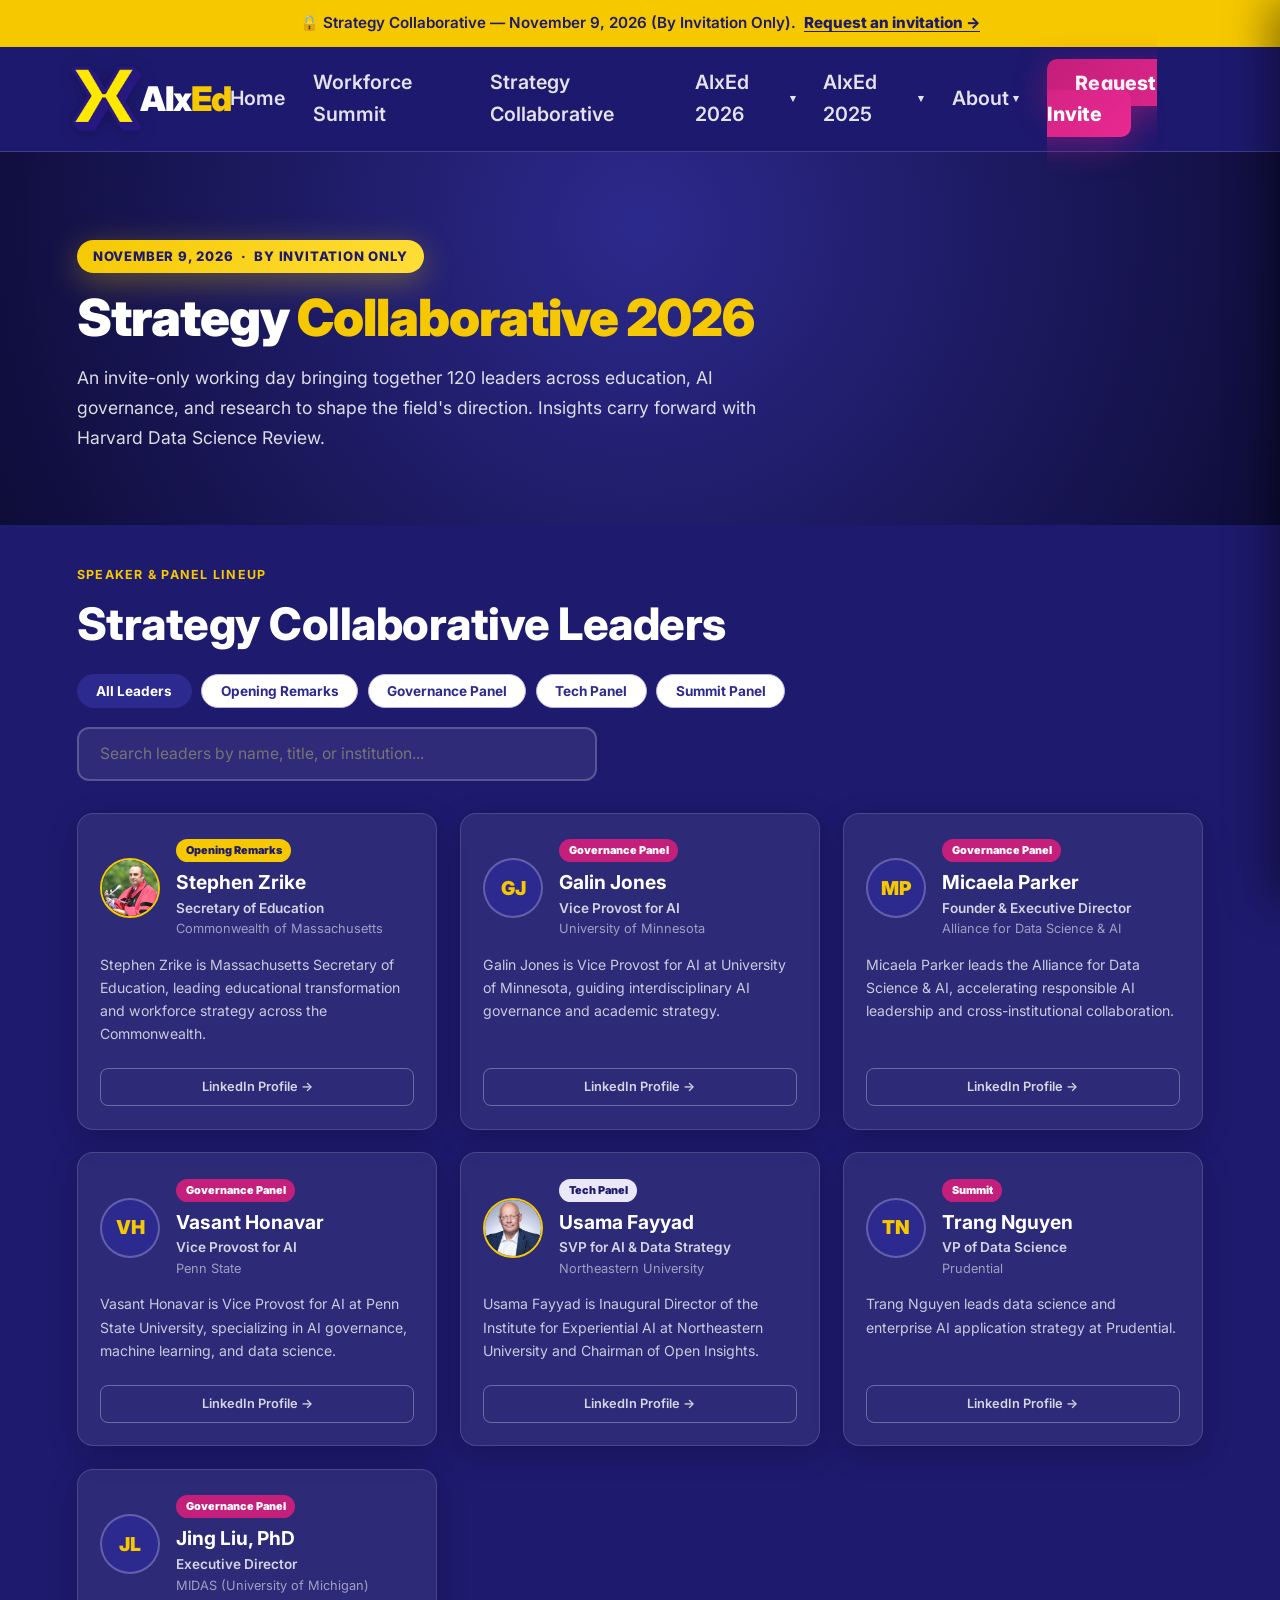
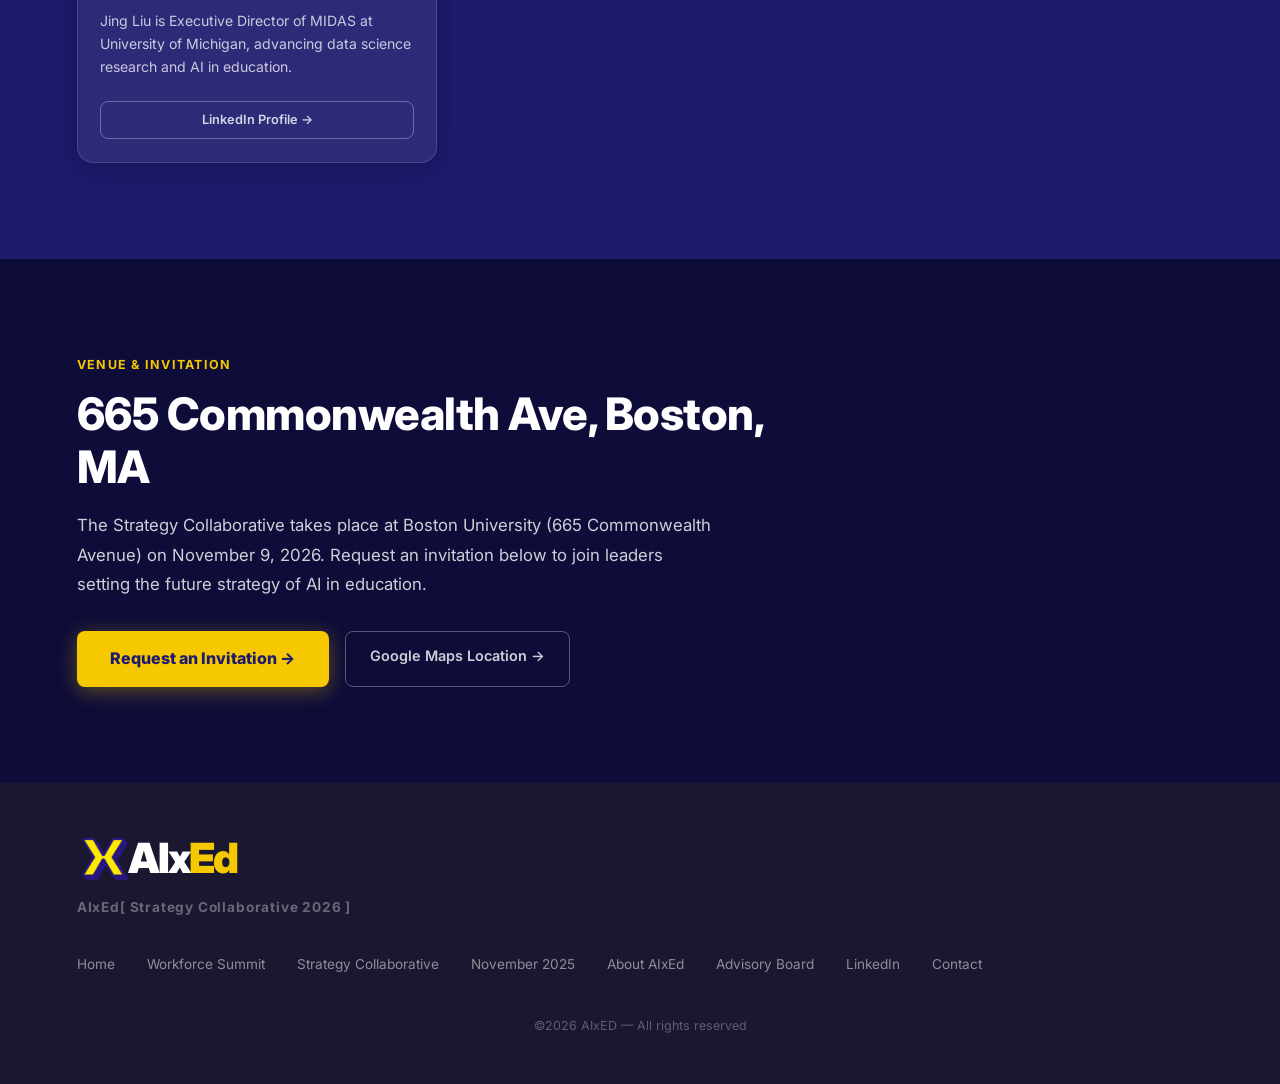
<file: strategycollaborative2026.html>
<!DOCTYPE html>
<html lang="en">
<head>
  <meta charset="UTF-8" />
  <meta name="viewport" content="width=device-width, initial-scale=1.0" />
  <title>Strategy Collaborative 2026 — AIxEd</title>
  <meta name="description" content="AIxEd Strategy Collaborative on November 9, 2026 at Boston University. An invite-only working day bringing together 120 leaders across education, AI governance, and research." />
  <link rel="icon" type="image/png" href="assets/logos/aixed-x.png" />
  <link rel="apple-touch-icon" href="assets/logos/aixed-x.png" />
  <meta name="theme-color" content="#1E1A6E" />
  <link rel="preconnect" href="https://fonts.googleapis.com" />
  <link rel="preconnect" href="https://fonts.gstatic.com" crossorigin />
  <link href="https://fonts.googleapis.com/css2?family=Inter:wght@400;500;600;700;800;900&display=swap" rel="stylesheet" />
  <link rel="stylesheet" href="assets/css/site.css" />
</head>
<body style="background: var(--indigo-deep); color: var(--white);">

<!-- ── ANNOUNCEMENT BAR ── -->
<a class="announce-bar" href="https://luma.com/08e2wl19" target="_blank" rel="noopener">
  🔒 Strategy Collaborative — November 9, 2026 (By Invitation Only). <span class="announce-cta">Request an invitation →</span>
</a>

<!-- ── NAV ── -->
<nav>
  <a href="index.html" class="nav-logo"><img src="assets/logos/aixed-x.png" alt="AIxEd" />AIx<span class="x">Ed</span></a>
  <ul class="nav-links">
    <li><a href="index.html">Home</a></li>
    <li><a href="workforcesummit2026.html">Workforce Summit</a></li>
    <li><a href="strategycollaborative2026.html">Strategy Collaborative</a></li>
    <li class="nav-dropdown">
      <a href="connect2026.html" class="nav-dropdown-toggle">AIxEd 2026 <span class="caret">▾</span></a>
      <ul class="nav-dropdown-menu">
        <li><a href="workforcesummit2026.html">Workforce Summit 2026</a></li>
        <li><a href="strategycollaborative2026.html">Strategy Collaborative</a></li>
        <li><a href="connect.html">Connect Program</a></li>
        <li><a href="leadershipsummit2026.html">Leadership Summit</a></li>
        <li><a href="2026speakers.html">May 2026 Speakers</a></li>
      </ul>
    </li>
    <li class="nav-dropdown">
      <a href="#" class="nav-dropdown-toggle">AIxEd 2025 <span class="caret">▾</span></a>
      <ul class="nav-dropdown-menu">
        <li><a href="2025.html">AIxEd November 2025</a></li>
        <li><a href="2025speakers.html">2025 Speakers</a></li>
        <li><a href="2025gallery.html">Gallery</a></li>
      </ul>
    </li>
    <li class="nav-dropdown">
      <a href="about.html" class="nav-dropdown-toggle">About <span class="caret">▾</span></a>
      <ul class="nav-dropdown-menu">
        <li><a href="about.html">About AIxEd</a></li>
        <li><a href="founder.html">Founder</a></li>
        <li><a href="advisory-board.html">Advisory Board</a></li>
      </ul>
    </li>
    <li><a href="https://luma.com/08e2wl19" target="_blank" rel="noopener" class="nav-cta">Request Invite</a></li>
  </ul>
  <button class="nav-hamburger" id="navHamburger" aria-label="Open menu" onclick="toggleMenu()">
    <span></span><span></span><span></span>
  </button>
</nav>

<!-- ── MOBILE MENU ── -->
<div class="mobile-menu" id="mobileMenu">
  <a href="index.html" onclick="closeMenu()">Home</a>
  <a href="workforcesummit2026.html" onclick="closeMenu()">Workforce Summit</a>
  <a href="strategycollaborative2026.html" onclick="closeMenu()">Strategy Collaborative</a>
  <p class="mobile-menu-group">AIxEd 2026</p>
  <a href="workforcesummit2026.html" class="mobile-menu-sub" onclick="closeMenu()">Workforce Summit 2026</a>
  <a href="strategycollaborative2026.html" class="mobile-menu-sub" onclick="closeMenu()">Strategy Collaborative</a>
  <a href="connect.html" class="mobile-menu-sub" onclick="closeMenu()">Connect Program</a>
  <a href="leadershipsummit2026.html" class="mobile-menu-sub" onclick="closeMenu()">Leadership Summit</a>
  <a href="2026speakers.html" class="mobile-menu-sub" onclick="closeMenu()">May 2026 Speakers</a>
  <p class="mobile-menu-group">AIxEd 2025</p>
  <a href="2025.html" class="mobile-menu-sub" onclick="closeMenu()">AIxEd November 2025</a>
  <a href="2025speakers.html" class="mobile-menu-sub" onclick="closeMenu()">2025 Speakers</a>
  <a href="2025gallery.html" class="mobile-menu-sub" onclick="closeMenu()">Gallery</a>
  <p class="mobile-menu-group">About</p>
  <a href="about.html" class="mobile-menu-sub" onclick="closeMenu()">About AIxEd</a>
  <a href="founder.html" class="mobile-menu-sub" onclick="closeMenu()">Founder</a>
  <a href="advisory-board.html" class="mobile-menu-sub" onclick="closeMenu()">Advisory Board</a>
  <a href="https://luma.com/08e2wl19" class="mobile-menu-cta" target="_blank" rel="noopener" onclick="closeMenu()">Request Invite</a>
</div>
<div class="menu-backdrop" id="menuBackdrop" onclick="closeMenu()"></div>

<!-- ── HERO ── -->
<section class="subpage-hero" style="background: radial-gradient(circle at 50% 20%, rgba(45, 42, 143, 0.95) 0%, rgba(14, 12, 56, 1) 100%);">
  <div class="eyebrow">November 9, 2026 &nbsp;·&nbsp; By Invitation Only</div>
  <h1>Strategy <em>Collaborative 2026</em></h1>
  <p>An invite-only working day bringing together 120 leaders across education, AI governance, and research to shape the field's direction. Insights carry forward with Harvard Data Science Review.</p>
</section>

<!-- ── SPEAKERS LINEUP ── -->
<section class="content-section" style="padding-top:40px; background: var(--indigo-deep);">
  <div class="section-eyebrow" style="color: var(--yellow);">Speaker &amp; Panel Lineup</div>
  <h2 class="section-heading" style="color: var(--white);">Strategy Collaborative Leaders</h2>
  
  <div class="filter-row" id="strategyFilters" style="margin-top:1.4rem;">
    <button class="filter-chip active" data-filter="all">All Leaders</button>
    <button class="filter-chip" data-filter="Opening Remarks">Opening Remarks</button>
    <button class="filter-chip" data-filter="Governance Panel">Governance Panel</button>
    <button class="filter-chip" data-filter="Tech Panel">Tech Panel</button>
    <button class="filter-chip" data-filter="Summit">Summit Panel</button>
  </div>

  <div class="search-wrap" style="margin-top:1.2rem;">
    <input type="search" class="search-input" id="strategySearch"
           placeholder="Search leaders by name, title, or institution..." autocomplete="off"
           style="background: rgba(255,255,255,0.08); border-color: rgba(255,255,255,0.2); color: var(--white);" />
  </div>

  <div style="display: grid; grid-template-columns: repeat(auto-fit, minmax(320px, 1fr)); gap: 1.4rem; margin-top: 2rem;" id="strategyGrid">
    <!-- Filled by JS -->
  </div>
  <p class="search-empty" id="strategyEmpty" style="color: rgba(255,255,255,0.7);">No leaders match your search.</p>
</section>

<!-- ── VENUE & INVITATION REQUEST ── -->
<section class="content-section" style="background: var(--indigo-darkest);">
  <div class="section-eyebrow" style="color: var(--yellow);">Venue &amp; Invitation</div>
  <h2 class="section-heading" style="color: var(--white);">665 Commonwealth Ave, Boston, MA</h2>
  <p class="section-lead" style="color: rgba(255,255,255,0.8);">
    The Strategy Collaborative takes place at Boston University (665 Commonwealth Avenue) on November 9, 2026. Request an invitation below to join leaders setting the future strategy of AI in education.
  </p>
  <div style="margin-top: 2rem; display: flex; flex-wrap: wrap; gap: 1rem;">
    <a href="https://luma.com/08e2wl19" target="_blank" rel="noopener" class="btn-primary">Request an Invitation →</a>
    <a href="https://maps.google.com/?q=665+Commonwealth+Avenue,+Boston,+MA+02215" target="_blank" rel="noopener" class="btn-ghost-white">Google Maps Location →</a>
  </div>
</section>

<!-- ── FOOTER ── -->
<footer>
  <div class="footer-brand-block">
    <div class="footer-logo-main"><img src="assets/logos/aixed-x.png" alt="AIxEd" />AIx<span class="x">Ed</span></div>
    <div class="footer-logo-bracket">AIxEd[ Strategy Collaborative 2026 ]</div>
  </div>
  <ul class="footer-links">
    <li><a href="index.html">Home</a></li>
    <li><a href="workforcesummit2026.html">Workforce Summit</a></li>
    <li><a href="strategycollaborative2026.html">Strategy Collaborative</a></li>
    <li><a href="2025.html">November 2025</a></li>
    <li><a href="about.html">About AIxEd</a></li>
    <li><a href="advisory-board.html">Advisory Board</a></li>
    <li><a href="https://www.linkedin.com/company/aixed" target="_blank" rel="noopener">LinkedIn</a></li>
    <li><a href="mailto:hello@aixed.org">Contact</a></li>
  </ul>
  <p class="footer-copy">©2026 AIxED — All rights reserved</p>
</footer>

<script src="assets/js/site.js"></script>
<script>
  const STRATEGY_LEADERS = [
    { name: 'Stephen Zrike', title: 'Secretary of Education', org: 'Commonwealth of Massachusetts', track: 'Opening Remarks', initials: 'SZ', photo: 'assets/speakers/sp-zrike.jpg', linkedin: 'https://www.linkedin.com/in/stephen-zrike-jr/', bio: 'Stephen Zrike is Massachusetts Secretary of Education, leading educational transformation and workforce strategy across the Commonwealth.' },
    { name: 'Galin Jones', title: 'Vice Provost for AI', org: 'University of Minnesota', track: 'Governance Panel', initials: 'GJ', photo: '', linkedin: 'https://www.linkedin.com/in/galin-jones/', bio: 'Galin Jones is Vice Provost for AI at University of Minnesota, guiding interdisciplinary AI governance and academic strategy.' },
    { name: 'Micaela Parker', title: 'Founder & Executive Director', org: 'Alliance for Data Science & AI', track: 'Governance Panel', initials: 'MP', photo: '', linkedin: 'https://www.linkedin.com/in/micaela-parker/', bio: 'Micaela Parker leads the Alliance for Data Science & AI, accelerating responsible AI leadership and cross-institutional collaboration.' },
    { name: 'Vasant Honavar', title: 'Vice Provost for AI', org: 'Penn State', track: 'Governance Panel', initials: 'VH', photo: '', linkedin: 'https://www.linkedin.com/in/vasant-honavar/', bio: 'Vasant Honavar is Vice Provost for AI at Penn State University, specializing in AI governance, machine learning, and data science.' },
    { name: 'Usama Fayyad', title: 'SVP for AI & Data Strategy', org: 'Northeastern University', track: 'Tech Panel', initials: 'UF', photo: 'assets/speakers/sp-fayyad.jpg', linkedin: 'https://www.linkedin.com/in/usamafayyad/', bio: 'Usama Fayyad is Inaugural Director of the Institute for Experiential AI at Northeastern University and Chairman of Open Insights.' },
    { name: 'Trang Nguyen', title: 'VP of Data Science', org: 'Prudential', track: 'Summit', initials: 'TN', photo: '', linkedin: 'https://www.linkedin.com/in/trang-nguyen/', bio: 'Trang Nguyen leads data science and enterprise AI application strategy at Prudential.' },
    { name: 'Jing Liu, PhD', title: 'Executive Director', org: 'MIDAS (University of Michigan)', track: 'Governance Panel', initials: 'JL', photo: '', linkedin: 'https://www.linkedin.com/in/jing-liu-phd/', bio: 'Jing Liu is Executive Director of MIDAS at University of Michigan, advancing data science research and AI in education.' }
  ];

  function renderStrategyGrid(list) {
    const grid = document.getElementById('strategyGrid');
    const empty = document.getElementById('strategyEmpty');
    if (!grid) return;
    if (list.length === 0) {
      grid.innerHTML = '';
      empty.style.display = 'block';
      return;
    }
    empty.style.display = 'none';
    grid.innerHTML = list.map(item => `
      <div style="background: rgba(255,255,255,0.07); border: 1px solid rgba(255,255,255,0.14); border-radius: 16px; padding: 1.4rem; display: flex; flex-direction: column; gap: 0.8rem; box-shadow: 0 8px 30px rgba(0,0,0,0.2); transition: transform 0.2s, background 0.2s;">
        <div style="display:flex; align-items:center; gap:1rem;">
          ${item.photo 
            ? `<img src="${item.photo}" alt="${item.name}" style="width:60px; height:60px; border-radius:50%; object-fit:cover; border:2px solid var(--yellow); flex-shrink:0;" />`
            : `<div style="width:60px; height:60px; border-radius:50%; background:var(--indigo); color:var(--yellow); font-weight:900; font-size:1.2rem; display:flex; align-items:center; justify-content:center; border:2px solid rgba(255,255,255,0.25); flex-shrink:0;">${item.initials}</div>`
          }
          <div>
            <span style="background:${item.track === 'Opening Remarks' ? 'var(--yellow)' : item.track === 'Tech Panel' ? 'var(--lavender)' : 'var(--magenta)'}; color:${item.track === 'Opening Remarks' || item.track === 'Tech Panel' ? 'var(--indigo-deep)' : 'var(--white)'}; font-size:0.68rem; font-weight:900; padding:0.18rem 0.6rem; border-radius:999px; display:inline-block; margin-bottom:0.3rem;">${item.track}</span>
            <h3 style="font-size:1.2rem; color:var(--white); margin:0;">${item.name}</h3>
            <div style="color:rgba(255,255,255,0.8); font-size:0.85rem; font-weight:600;">${item.title}</div>
            <div style="color:rgba(255,255,255,0.55); font-size:0.8rem;">${item.org}</div>
          </div>
        </div>
        <p style="font-size:0.88rem; color:rgba(255,255,255,0.75); line-height:1.65; margin:0;">${item.bio}</p>
        <div style="margin-top:auto; padding-top:0.6rem;">
          <a href="${item.linkedin}" target="_blank" rel="noopener" class="btn-ghost-white" style="font-size:0.8rem; padding:0.5rem 0.9rem; width:100%; text-align:center;">LinkedIn Profile →</a>
        </div>
      </div>
    `).join('');
  }

  // Initial render
  renderStrategyGrid(STRATEGY_LEADERS);

  // Search & Filter
  const searchInput = document.getElementById('strategySearch');
  const filterChips = document.querySelectorAll('#strategyFilters .filter-chip');
  let activeFilter = 'all';

  function filterLeaders() {
    const query = searchInput.value.toLowerCase().trim();
    const filtered = STRATEGY_LEADERS.filter(s => {
      const matchesFilter = activeFilter === 'all' || s.track === activeFilter;
      const matchesQuery = !query || 
        s.name.toLowerCase().includes(query) ||
        s.title.toLowerCase().includes(query) ||
        s.org.toLowerCase().includes(query) ||
        s.track.toLowerCase().includes(query);
      return matchesFilter && matchesQuery;
    });
    renderStrategyGrid(filtered);
  }

  filterChips.forEach(chip => {
    chip.addEventListener('click', () => {
      filterChips.forEach(c => c.classList.remove('active'));
      chip.classList.add('active');
      activeFilter = chip.getAttribute('data-filter');
      filterLeaders();
    });
  });

  if (searchInput) {
    searchInput.addEventListener('input', filterLeaders);
  }
</script>
</body>
</html>
</file>
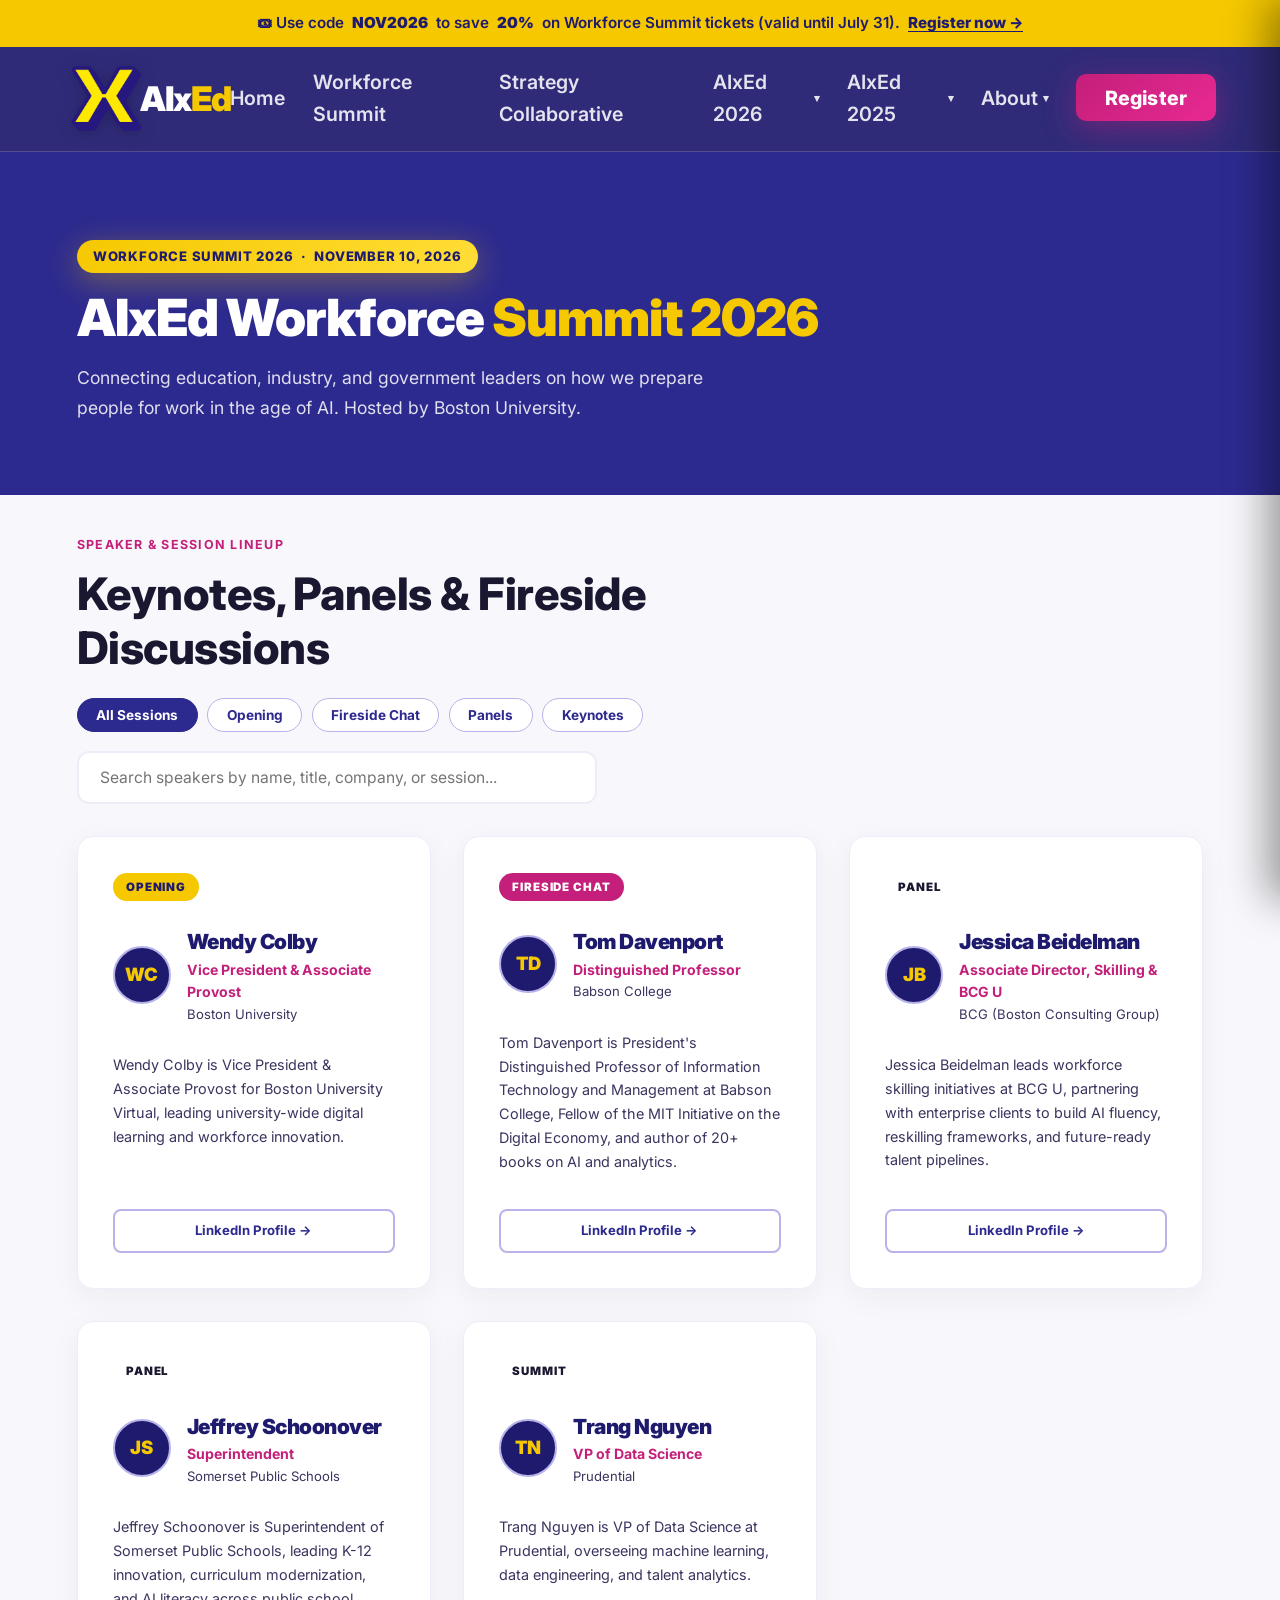
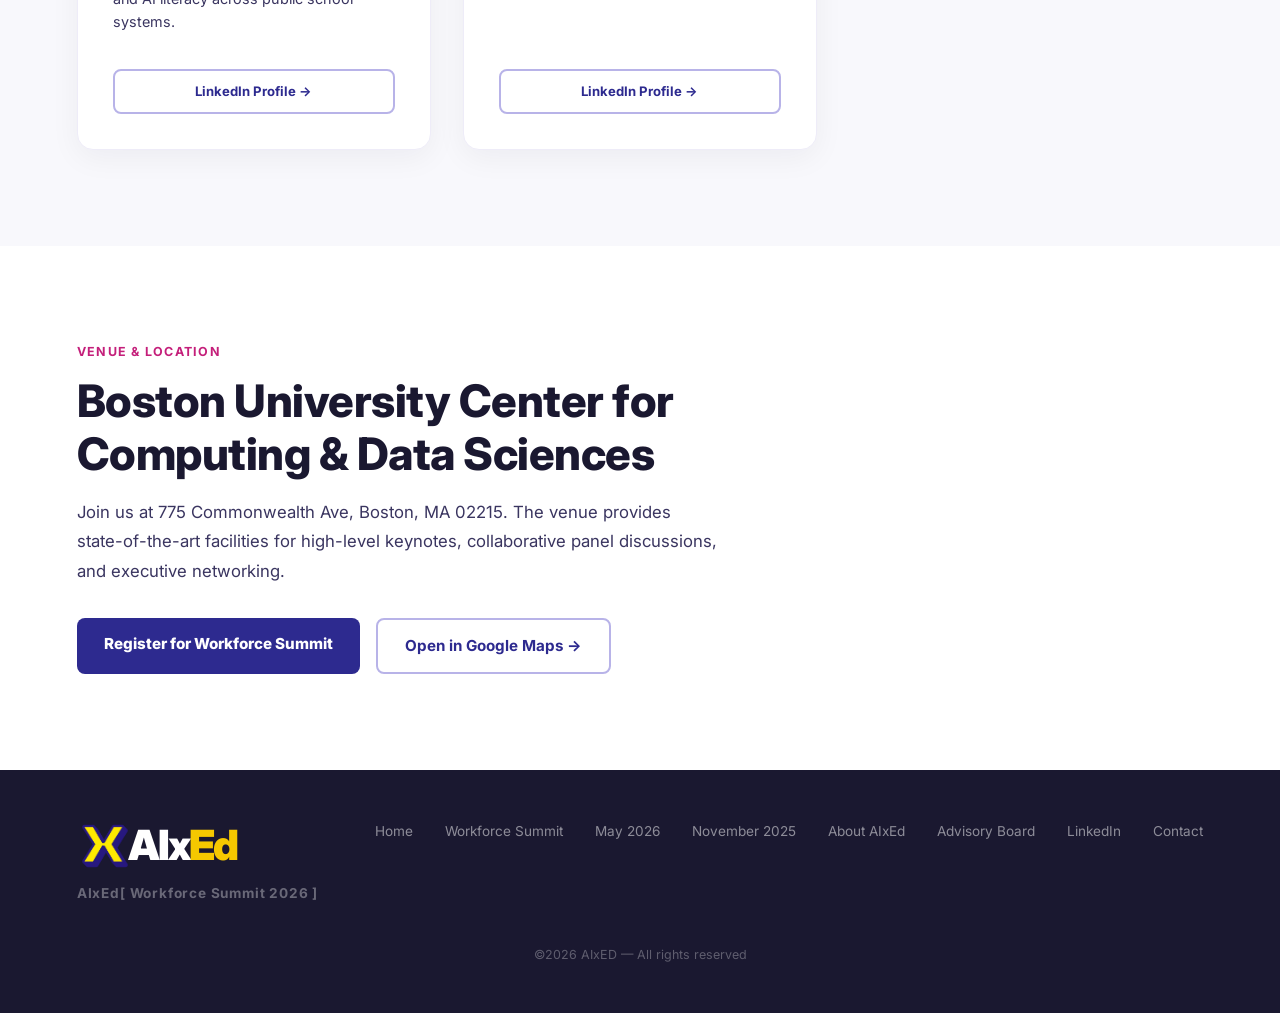
<file: workforcesummit2026.html>
<!DOCTYPE html>
<html lang="en">
<head>
  <meta charset="UTF-8" />
  <meta name="viewport" content="width=device-width, initial-scale=1.0" />
  <title>Workforce Summit 2026 — AIxEd</title>
  <meta name="description" content="AIxEd Workforce Summit 2026 on November 10, 2026 at Boston University. Explore speakers, sessions, keynotes, and the pipeline from education to careers in the AI era." />
  <link rel="icon" type="image/png" href="assets/logos/aixed-x.png" />
  <link rel="apple-touch-icon" href="assets/logos/aixed-x.png" />
  <meta name="theme-color" content="#1E1A6E" />
  <link rel="preconnect" href="https://fonts.googleapis.com" />
  <link rel="preconnect" href="https://fonts.gstatic.com" crossorigin />
  <link href="https://fonts.googleapis.com/css2?family=Inter:wght@400;500;600;700;800;900&display=swap" rel="stylesheet" />
  <link rel="stylesheet" href="assets/css/site.css" />
</head>
<body>

<!-- ── ANNOUNCEMENT BAR ── -->
<a class="announce-bar" href="https://luma.com/9dv2pace" target="_blank" rel="noopener">
  🎟 Use code <strong>NOV2026</strong> to save <strong>20%</strong> on Workforce Summit tickets (valid until July 31). <span class="announce-cta">Register now →</span>
</a>

<!-- ── NAV ── -->
<nav>
  <a href="index.html" class="nav-logo"><img src="assets/logos/aixed-x.png" alt="AIxEd" />AIx<span class="x">Ed</span></a>
  <ul class="nav-links">
    <li><a href="index.html">Home</a></li>
    <li><a href="workforcesummit2026.html">Workforce Summit</a></li>
    <li><a href="index.html#strategy">Strategy Collaborative</a></li>
    <li class="nav-dropdown">
      <a href="connect2026.html" class="nav-dropdown-toggle">AIxEd 2026 <span class="caret">▾</span></a>
      <ul class="nav-dropdown-menu">
        <li><a href="workforcesummit2026.html">Workforce Summit 2026</a></li>
        <li><a href="connect.html">Connect Program</a></li>
        <li><a href="leadershipsummit2026.html">Leadership Summit</a></li>
        <li><a href="2026speakers.html">May 2026 Speakers</a></li>
      </ul>
    </li>
    <li class="nav-dropdown">
      <a href="#" class="nav-dropdown-toggle">AIxEd 2025 <span class="caret">▾</span></a>
      <ul class="nav-dropdown-menu">
        <li><a href="2025.html">AIxEd November 2025</a></li>
        <li><a href="2025speakers.html">2025 Speakers</a></li>
        <li><a href="2025gallery.html">Gallery</a></li>
      </ul>
    </li>
    <li class="nav-dropdown">
      <a href="about.html" class="nav-dropdown-toggle">About <span class="caret">▾</span></a>
      <ul class="nav-dropdown-menu">
        <li><a href="about.html">About AIxEd</a></li>
        <li><a href="founder.html">Founder</a></li>
        <li><a href="advisory-board.html">Advisory Board</a></li>
      </ul>
    </li>
    <li><a href="https://luma.com/9dv2pace" target="_blank" rel="noopener" class="nav-cta">Register</a></li>
  </ul>
  <button class="nav-hamburger" id="navHamburger" aria-label="Open menu" onclick="toggleMenu()">
    <span></span><span></span><span></span>
  </button>
</nav>

<!-- ── MOBILE MENU ── -->
<div class="mobile-menu" id="mobileMenu">
  <a href="index.html" onclick="closeMenu()">Home</a>
  <a href="workforcesummit2026.html" onclick="closeMenu()">Workforce Summit</a>
  <a href="index.html#strategy" onclick="closeMenu()">Strategy Collaborative</a>
  <p class="mobile-menu-group">AIxEd 2026</p>
  <a href="workforcesummit2026.html" class="mobile-menu-sub" onclick="closeMenu()">Workforce Summit 2026</a>
  <a href="connect.html" class="mobile-menu-sub" onclick="closeMenu()">Connect Program</a>
  <a href="leadershipsummit2026.html" class="mobile-menu-sub" onclick="closeMenu()">Leadership Summit</a>
  <a href="2026speakers.html" class="mobile-menu-sub" onclick="closeMenu()">May 2026 Speakers</a>
  <p class="mobile-menu-group">AIxEd 2025</p>
  <a href="2025.html" class="mobile-menu-sub" onclick="closeMenu()">AIxEd November 2025</a>
  <a href="2025speakers.html" class="mobile-menu-sub" onclick="closeMenu()">2025 Speakers</a>
  <a href="2025gallery.html" class="mobile-menu-sub" onclick="closeMenu()">Gallery</a>
  <p class="mobile-menu-group">About</p>
  <a href="about.html" class="mobile-menu-sub" onclick="closeMenu()">About AIxEd</a>
  <a href="founder.html" class="mobile-menu-sub" onclick="closeMenu()">Founder</a>
  <a href="advisory-board.html" class="mobile-menu-sub" onclick="closeMenu()">Advisory Board</a>
  <a href="https://luma.com/9dv2pace" class="mobile-menu-cta" target="_blank" rel="noopener" onclick="closeMenu()">Register</a>
</div>
<div class="menu-backdrop" id="menuBackdrop" onclick="closeMenu()"></div>

<!-- ── HERO ── -->
<section class="subpage-hero">
  <div class="eyebrow">Workforce Summit 2026 &nbsp;·&nbsp; November 10, 2026</div>
  <h1>AIxEd Workforce <em>Summit 2026</em></h1>
  <p>Connecting education, industry, and government leaders on how we prepare people for work in the age of AI. Hosted by Boston University.</p>
</section>

<!-- ── SPEAKERS & SESSIONS LINEUP ── -->
<section class="content-section alt" style="padding-top:40px;">
  <div class="section-eyebrow">Speaker &amp; Session Lineup</div>
  <h2 class="section-heading">Keynotes, Panels &amp; Fireside Discussions</h2>
  
  <div class="filter-row" id="summitFilters" style="margin-top:1.4rem;">
    <button class="filter-chip active" data-filter="all">All Sessions</button>
    <button class="filter-chip" data-filter="Opening">Opening</button>
    <button class="filter-chip" data-filter="Fireside Chat">Fireside Chat</button>
    <button class="filter-chip" data-filter="Panel">Panels</button>
    <button class="filter-chip" data-filter="Summit">Keynotes</button>
  </div>

  <div class="search-wrap" style="margin-top:1.2rem;">
    <input type="search" class="search-input" id="summitSearch"
           placeholder="Search speakers by name, title, company, or session..." autocomplete="off" />
  </div>

  <div class="track-grid" id="summitGrid" style="margin-top: 2rem;">
    <!-- Filled dynamically by script -->
  </div>
  <p class="search-empty" id="summitEmpty">No sessions match your search.</p>
</section>

<!-- ── VENUE DETAILS ── -->
<section class="content-section">
  <div class="section-eyebrow">Venue &amp; Location</div>
  <h2 class="section-heading">Boston University Center for Computing &amp; Data Sciences</h2>
  <p class="section-lead">
    Join us at 775 Commonwealth Ave, Boston, MA 02215. The venue provides state-of-the-art facilities for high-level keynotes, collaborative panel discussions, and executive networking.
  </p>
  <div style="margin-top: 2rem; display: flex; flex-wrap: wrap; gap: 1rem;">
    <a href="https://luma.com/9dv2pace" target="_blank" rel="noopener" class="btn-indigo">Register for Workforce Summit</a>
    <a href="https://maps.google.com/?q=775+Commonwealth+Ave,+Boston,+MA+02215" target="_blank" rel="noopener" class="btn-ghost-indigo">Open in Google Maps →</a>
  </div>
</section>

<!-- ── FOOTER ── -->
<footer>
  <div class="footer-brand-block">
    <div class="footer-logo-main"><img src="assets/logos/aixed-x.png" alt="AIxEd" />AIx<span class="x">Ed</span></div>
    <div class="footer-logo-bracket">AIxEd[ Workforce Summit 2026 ]</div>
  </div>
  <ul class="footer-links">
    <li><a href="index.html">Home</a></li>
    <li><a href="workforcesummit2026.html">Workforce Summit</a></li>
    <li><a href="connect2026.html">May 2026</a></li>
    <li><a href="2025.html">November 2025</a></li>
    <li><a href="about.html">About AIxEd</a></li>
    <li><a href="advisory-board.html">Advisory Board</a></li>
    <li><a href="https://www.linkedin.com/company/aixed" target="_blank" rel="noopener">LinkedIn</a></li>
    <li><a href="mailto:hello@aixed.org">Contact</a></li>
  </ul>
  <p class="footer-copy">©2026 AIxED — All rights reserved</p>
</footer>

<script src="assets/js/site.js"></script>
<script>
  const SUMMIT_SPEAKERS = [
    { name: 'Wendy Colby', title: 'Vice President & Associate Provost', org: 'Boston University', session: 'Opening', cat: 'Opening', initials: 'WC', linkedin: 'https://www.linkedin.com/in/wendycolby/', bio: 'Wendy Colby is Vice President & Associate Provost for Boston University Virtual, leading university-wide digital learning and workforce innovation.' },
    { name: 'Tom Davenport', title: 'Distinguished Professor', org: 'Babson College', session: 'Fireside Chat', cat: 'Fireside Chat', initials: 'TD', linkedin: 'https://www.linkedin.com/in/davenporttom/', bio: 'Tom Davenport is President\'s Distinguished Professor of Information Technology and Management at Babson College, Fellow of the MIT Initiative on the Digital Economy, and author of 20+ books on AI and analytics.' },
    { name: 'Jessica Beidelman', title: 'Associate Director, Skilling & BCG U', org: 'BCG (Boston Consulting Group)', session: 'Panel', cat: 'Panel', initials: 'JB', linkedin: 'https://www.linkedin.com/in/jessicabeidelman/', bio: 'Jessica Beidelman leads workforce skilling initiatives at BCG U, partnering with enterprise clients to build AI fluency, reskilling frameworks, and future-ready talent pipelines.' },
    { name: 'Jeffrey Schoonover', title: 'Superintendent', org: 'Somerset Public Schools', session: 'Panel', cat: 'Panel', initials: 'JS', linkedin: 'https://www.linkedin.com/in/jeffreyschoonover/', bio: 'Jeffrey Schoonover is Superintendent of Somerset Public Schools, leading K-12 innovation, curriculum modernization, and AI literacy across public school systems.' },
    { name: 'Trang Nguyen', title: 'VP of Data Science', org: 'Prudential', session: 'Summit', cat: 'Summit', initials: 'TN', linkedin: 'https://www.linkedin.com/in/trangnguyen/', bio: 'Trang Nguyen is VP of Data Science at Prudential, overseeing machine learning, data engineering, and talent analytics.' }
  ];

  function renderSummitGrid(list) {
    const grid = document.getElementById('summitGrid');
    const empty = document.getElementById('summitEmpty');
    if (!grid) return;
    if (list.length === 0) {
      grid.innerHTML = '';
      empty.style.display = 'block';
      return;
    }
    empty.style.display = 'none';
    grid.innerHTML = list.map(item => `
      <div class="track-card" style="position:relative;">
        <span class="track-badge ${item.cat === 'Opening' ? 'free' : item.cat === 'Fireside Chat' ? 'paid' : ''}">${item.session}</span>
        <div style="display:flex; align-items:center; gap:1rem; margin-top:0.5rem;">
          <div style="width:58px; height:58px; border-radius:50%; background:var(--indigo-deep); color:var(--yellow); font-weight:900; font-size:1.15rem; display:flex; align-items:center; justify-content:center; border:2px solid var(--lavender-dark); flex-shrink:0;">
            ${item.initials}
          </div>
          <div>
            <h3 style="font-size:1.3rem; margin:0;">${item.name}</h3>
            <div style="color:var(--magenta); font-size:0.88rem; font-weight:700;">${item.title}</div>
            <div style="color:var(--gray-700); font-size:0.82rem;">${item.org}</div>
          </div>
        </div>
        <p style="font-size:0.9rem; margin-top:0.8rem; line-height:1.65; color:var(--gray-700);">${item.bio}</p>
        <div class="track-cta-row" style="margin-top:1.2rem;">
          <a href="${item.linkedin}" target="_blank" rel="noopener" class="btn-ghost-indigo" style="font-size:0.82rem; padding:0.6rem 1rem;">LinkedIn Profile →</a>
        </div>
      </div>
    `).join('');
  }

  // Initial render
  renderSummitGrid(SUMMIT_SPEAKERS);

  // Search & Filter
  const searchInput = document.getElementById('summitSearch');
  const filterChips = document.querySelectorAll('#summitFilters .filter-chip');
  let activeFilter = 'all';

  function filterSpeakers() {
    const query = searchInput.value.toLowerCase().trim();
    const filtered = SUMMIT_SPEAKERS.filter(s => {
      const matchesFilter = activeFilter === 'all' || s.cat === activeFilter;
      const matchesQuery = !query || 
        s.name.toLowerCase().includes(query) ||
        s.title.toLowerCase().includes(query) ||
        s.org.toLowerCase().includes(query) ||
        s.session.toLowerCase().includes(query);
      return matchesFilter && matchesQuery;
    });
    renderSummitGrid(filtered);
  }

  filterChips.forEach(chip => {
    chip.addEventListener('click', () => {
      filterChips.forEach(c => c.classList.remove('active'));
      chip.classList.add('active');
      activeFilter = chip.getAttribute('data-filter');
      filterSpeakers();
    });
  });

  if (searchInput) {
    searchInput.addEventListener('input', filterSpeakers);
  }
</script>
</body>
</html>
</file>
<file: assets/css/site.css>
*, *::before, *::after { box-sizing: border-box; margin: 0; padding: 0; }

    :root {
      --indigo:         #2D2A8F;
      --indigo-deep:    #1E1A6E;
      --indigo-darkest: #0E0C38;
      --magenta:        #C41F7A;
      --magenta-bright: #E82992;
      --yellow:         #F5C800;
      --yellow-bright:  #FFDE38;
      --lavender:       #EAE8F8;
      --lavender-dark:  #B8B3E8;
      --white:          #FFFFFF;
      --gray-50:        #F8F8FC;
      --gray-100:       #EEECF8;
      --gray-700:       #3A3560;
      --gray-900:       #1A1830;
      
      /* Glassmorphism & Elevation Tokens */
      --glass-bg:       rgba(255, 255, 255, 0.08);
      --glass-border:   rgba(255, 255, 255, 0.16);
      --glass-blur:     blur(18px);
      --shadow-sm:      0 4px 16px rgba(14, 12, 56, 0.08);
      --shadow-md:      0 8px 30px rgba(14, 12, 56, 0.15);
      --shadow-lg:      0 16px 48px rgba(14, 12, 56, 0.25);
      --glow-magenta:   0 8px 32px rgba(196, 31, 122, 0.45);
      --glow-yellow:    0 8px 32px rgba(245, 200, 0, 0.35);
    }

    html { scroll-behavior: smooth; }
    body { font-family: 'Inter', sans-serif; color: var(--gray-900); background: var(--white); line-height: 1.6; -webkit-font-smoothing: antialiased; }

    /* ── NAV ── */
    nav {
      position: sticky; top: 0; z-index: 200;
      background: rgba(30, 26, 110, 0.92);
      backdrop-filter: var(--glass-blur);
      -webkit-backdrop-filter: var(--glass-blur);
      border-bottom: 1px solid var(--glass-border);
      display: flex; align-items: center; justify-content: space-between;
      padding: 0 5%; height: 105px;
      transition: background 0.3s ease, border-color 0.3s ease;
    }
    .nav-logo {
      display: inline-flex; align-items: center; gap: 0;
      color: var(--white); font-weight: 900; font-size: 2.125rem;
      letter-spacing: -0.04em; text-decoration: none;
      line-height: 1; white-space: nowrap; user-select: none;
      transition: transform 0.2s ease;
    }
    .nav-logo:hover { transform: scale(1.02); }
    .nav-logo img { height: 85px; width: auto; display: block; margin-right: -0.55rem; filter: drop-shadow(0 2px 8px rgba(0,0,0,0.2)); }
    .nav-logo .x { color: var(--yellow); }

    .nav-links { display: flex; gap: 1.7rem; list-style: none; align-items: center; }
    .nav-links > li { position: relative; }
    .nav-links a {
      color: rgba(255,255,255,0.88); text-decoration: none;
      font-size: 1.23rem; font-weight: 600; transition: color 0.2s ease;
    }
    .nav-links a:hover { color: var(--yellow); }
    .nav-cta {
      background: linear-gradient(135deg, var(--magenta) 0%, var(--magenta-bright) 100%);
      color: var(--white) !important;
      padding: 0.72rem 1.8rem; border-radius: 10px;
      font-size: 1.23rem; font-weight: 800 !important; letter-spacing: 0.01em;
      box-shadow: var(--glow-magenta);
      transition: transform 0.2s ease, box-shadow 0.2s ease, background 0.2s ease !important;
    }
    .nav-cta:hover {
      transform: translateY(-2px) scale(1.02); background: linear-gradient(135deg, var(--magenta-bright) 0%, #F536A1 100%);
      box-shadow: 0 12px 36px rgba(196,31,122,0.7);
    }
    .nav-cta .cta-badge {
      background: var(--yellow); color: var(--indigo-deep);
      font-size: 0.72rem; font-weight: 900; letter-spacing: 0.03em;
      padding: 0.18rem 0.5rem; border-radius: 999px; margin-left: 0.55rem;
      vertical-align: middle;
    }
    .nav-cta.pulse { animation: cta-pulse 2.4s ease-in-out infinite; }
    @keyframes cta-pulse {
      0%, 100% { box-shadow: 0 6px 22px rgba(196,31,122,0.5); }
      50%      { box-shadow: 0 6px 32px rgba(196,31,122,0.9), 0 0 0 8px rgba(196,31,122,0.18); }
    }
    @media (prefers-reduced-motion: reduce) { .nav-cta.pulse { animation: none; } }

    /* ── ANNOUNCEMENT BAR ── */
    .announce-bar {
      display: flex; align-items: center; justify-content: center; gap: 0.5rem;
      flex-wrap: wrap;
      background: var(--yellow); color: var(--indigo-deep);
      text-decoration: none; font-size: 0.95rem; font-weight: 600;
      padding: 0.7rem 5%; text-align: center;
      transition: background 0.2s;
    }
    .announce-bar:hover { background: #ffd61f; }
    .announce-bar strong { font-weight: 900; }
    .announce-bar .announce-cta {
      font-weight: 800; text-decoration: underline; text-underline-offset: 3px;
    }

    /* ── HAMBURGER + MOBILE MENU ── */
    .nav-hamburger {
      display: none; flex-direction: column; justify-content: center; gap: 5px;
      width: 44px; height: 44px; background: none; border: none; cursor: pointer; padding: 8px;
      z-index: 320;
    }
    .nav-hamburger span {
      display: block; height: 3px; width: 100%; background: var(--white);
      border-radius: 2px; transition: transform 0.25s, opacity 0.25s;
    }
    .nav-hamburger.open span:nth-child(1) { transform: translateY(8px) rotate(45deg); }
    .nav-hamburger.open span:nth-child(2) { opacity: 0; }
    .nav-hamburger.open span:nth-child(3) { transform: translateY(-8px) rotate(-45deg); }

    .mobile-menu {
      position: fixed; top: 0; right: 0; bottom: 0; width: min(82vw, 340px);
      background: var(--indigo-deep); z-index: 310;
      padding: 96px 1.4rem 2rem; overflow-y: auto;
      transform: translateX(100%); transition: transform 0.3s ease;
      box-shadow: -12px 0 40px rgba(0,0,0,0.4);
    }
    .mobile-menu.open { transform: translateX(0); }
    .mobile-menu a {
      display: block; color: rgba(255,255,255,0.88); text-decoration: none;
      font-size: 1.05rem; font-weight: 600; padding: 0.85rem 0.6rem;
      border-bottom: 1px solid rgba(255,255,255,0.08);
    }
    .mobile-menu a:hover { color: var(--yellow); }
    .mobile-menu-group {
      color: rgba(255,255,255,0.4); font-size: 0.72rem; font-weight: 700;
      letter-spacing: 0.12em; text-transform: uppercase;
      padding: 1.2rem 0.6rem 0.3rem; margin: 0;
    }
    .mobile-menu a.mobile-menu-sub { padding-left: 1.4rem; font-size: 0.98rem; font-weight: 500; color: rgba(255,255,255,0.7); }
    .mobile-menu a.mobile-menu-cta {
      background: var(--magenta); color: var(--white); text-align: center;
      border-radius: 8px; margin-top: 1.4rem; border: none; font-weight: 800;
    }
    .menu-backdrop {
      display: none; position: fixed; inset: 0; z-index: 305;
      background: rgba(10,8,40,0.5); opacity: 0; transition: opacity 0.3s;
    }
    .menu-backdrop.open { display: block; opacity: 1; }

    /* ── NAV DROPDOWN ── */
    .nav-dropdown-toggle { display: inline-flex; align-items: center; gap: 0.3rem; }
    .nav-dropdown-toggle .caret { font-size: 0.7rem; transition: transform 0.2s; }
    .nav-dropdown:hover .caret { transform: rotate(180deg); }
    .nav-dropdown-menu {
      position: absolute; top: 100%; left: 50%; transform: translateX(-50%) translateY(8px);
      background: var(--white); border-radius: 10px; list-style: none;
      padding: 0.5rem; min-width: 220px;
      box-shadow: 0 16px 40px rgba(10,8,40,0.28);
      opacity: 0; visibility: hidden; transition: opacity 0.2s, transform 0.2s;
      z-index: 300;
    }
    .nav-dropdown:hover .nav-dropdown-menu {
      opacity: 1; visibility: visible; transform: translateX(-50%) translateY(2px);
    }
    .nav-dropdown-menu::before {
      content: ''; position: absolute; top: -14px; left: 0; right: 0; height: 14px;
    }
    .nav-dropdown-menu li { width: 100%; }
    .nav-dropdown-menu a {
      display: block; padding: 0.6rem 0.9rem; border-radius: 7px;
      color: var(--gray-900) !important; font-size: 0.85rem; font-weight: 600;
      transition: background 0.15s, color 0.15s;
    }
    .nav-dropdown-menu a:hover { background: var(--lavender); color: var(--indigo) !important; }

    /* ── HERO ── */
    .hero {
      position: relative; min-height: 90vh;
      display: flex; align-items: center;
      background: radial-gradient(circle at 10% 20%, rgba(45, 42, 143, 0.95) 0%, rgba(30, 26, 110, 1) 50%, var(--indigo-darkest) 100%);
      overflow: hidden; padding: 100px 6%;
    }
    .hero-photo {
      position: absolute; right: 0; top: 0; height: 100%; width: 58%;
      object-fit: cover; object-position: center; user-select: none; pointer-events: none;
      filter: saturate(1.1) brightness(0.95);
    }
    .hero-overlay {
      position: absolute; inset: 0; pointer-events: none;
      background:
        linear-gradient(90deg,
          var(--indigo-darkest) 0%, rgba(14, 12, 56, 0.98) 35%,
          rgba(45,42,143,0.85) 50%, rgba(45,42,143,0.45) 68%,
          rgba(45,42,143,0.15) 85%, rgba(45,42,143,0.05) 100%),
        linear-gradient(0deg, rgba(14,12,56,0.6) 0%, transparent 40%);
    }
    .hero-content { position: relative; max-width: 760px; z-index: 2; }
    .hero-photo-credit {
      position: absolute; right: 2rem; bottom: 1.8rem; z-index: 2;
      color: rgba(255,255,255,0.92); font-size: 1.1rem; font-weight: 700;
      background: rgba(14, 12, 56, 0.65); backdrop-filter: var(--glass-blur);
      border: 1px solid var(--glass-border); padding: 0.4rem 1.1rem; border-radius: 999px;
      letter-spacing: 0.01em; text-shadow: 0 2px 12px rgba(10,8,40,0.7);
    }

    .eyebrow {
      display: inline-flex; align-items: center; gap: 0.5rem;
      background: linear-gradient(135deg, var(--yellow) 0%, var(--yellow-bright) 100%);
      color: var(--indigo-deep);
      font-weight: 800; font-size: 0.82rem; letter-spacing: 0.06em;
      text-transform: uppercase; padding: 0.4rem 1rem;
      border-radius: 999px; margin-bottom: 1.6rem;
      box-shadow: var(--glow-yellow);
    }
    .hero h1 {
      font-size: clamp(2.5rem, 5.2vw, 4.1rem); font-weight: 900;
      color: var(--white); line-height: 1.08; margin-bottom: 1.4rem;
      letter-spacing: -1.8px;
    }
    .hero h1 em {
      font-style: normal;
      background: linear-gradient(135deg, var(--yellow-bright) 0%, #FFA800 100%);
      -webkit-background-clip: text; -webkit-text-fill-color: transparent;
    }
    .hero-subhead {
      font-size: 1.18rem; color: rgba(255,255,255,0.88);
      max-width: 630px; margin-bottom: 2.2rem; line-height: 1.7;
    }
    .hero-buttons { display: flex; flex-wrap: wrap; gap: 1.1rem; align-items: center; margin-bottom: 2.2rem; }

    /* Early-bird primary CTA */
    .btn-earlybird {
      display: inline-flex; align-items: center; gap: 0.7rem;
      font-size: 1.1rem; padding: 1rem 1.6rem;
    }
    .btn-earlybird .eb-tag {
      background: var(--magenta); color: var(--white);
      font-size: 0.78rem; font-weight: 800; letter-spacing: 0.02em;
      padding: 0.3rem 0.7rem; border-radius: 999px; white-space: nowrap;
      box-shadow: 0 4px 14px rgba(196,31,122,0.4);
    }

    /* Key info line */
    .hero-keyinfo {
      display: inline-flex; flex-wrap: wrap; align-items: center;
      gap: 0.8rem 1.8rem; margin-top: 0.4rem;
      background: var(--glass-bg); backdrop-filter: var(--glass-blur);
      border: 1px solid var(--glass-border); padding: 0.75rem 1.4rem; border-radius: 14px;
    }
    .hero-keyinfo-item {
      display: inline-flex; align-items: center; gap: 0.5rem;
      white-space: nowrap; font-size: 1.05rem; font-weight: 700;
      color: rgba(255,255,255,0.95); position: relative;
    }
    .hero-keyinfo-item + .hero-keyinfo-item::before {
      content: ''; position: absolute; left: -0.9rem; top: 50%;
      transform: translateY(-50%); height: 1.1em; width: 1px;
      background: rgba(255,255,255,0.28);
    }
    .hero-keyinfo-item .ki-icon { font-size: 1.2rem; }

    /* ── BUTTONS ── */
    .btn-primary {
      display: inline-block; background: var(--yellow); color: var(--indigo-deep);
      font-weight: 800; font-size: 1rem; padding: 0.95rem 2.1rem;
      border-radius: 8px; text-decoration: none;
      transition: transform 0.15s, box-shadow 0.15s;
      box-shadow: 0 4px 20px rgba(245,200,0,0.35);
    }
    .btn-primary:hover { transform: translateY(-2px); box-shadow: 0 8px 28px rgba(245,200,0,0.45); }

    .btn-secondary {
      display: inline-block; background: transparent; color: var(--white);
      font-weight: 600; font-size: 0.95rem; padding: 0.9rem 1.8rem;
      border-radius: 8px; text-decoration: none;
      border: 2px solid rgba(255,255,255,0.4);
      transition: border-color 0.2s, background 0.2s;
    }
    .btn-secondary:hover { border-color: var(--white); background: rgba(255,255,255,0.08); }

    .btn-ghost-white {
      display: inline-block; background: transparent; color: rgba(255,255,255,0.8);
      font-weight: 600; font-size: 0.9rem; padding: 0.75rem 1.5rem;
      border-radius: 8px; text-decoration: none;
      border: 1.5px solid rgba(255,255,255,0.3);
      transition: border-color 0.2s, color 0.2s;
      cursor: pointer;
    }
    .btn-ghost-white:hover { border-color: rgba(255,255,255,0.7); color: var(--white); }

    .btn-solid-white {
      display: inline-block; background: var(--white); color: var(--indigo-deep);
      font-weight: 800; font-size: 1rem; padding: 0.95rem 2.1rem;
      border-radius: 8px; text-decoration: none;
      transition: transform 0.15s, box-shadow 0.15s;
      box-shadow: 0 4px 20px rgba(255,255,255,0.15);
    }
    .btn-solid-white:hover { transform: translateY(-2px); box-shadow: 0 8px 28px rgba(255,255,255,0.25); }

    /* ── FACTS STRIP ── */
    .facts-strip {
      background: var(--yellow);
      padding: 2.4rem 6% 3rem;
      margin-top: 0;
      position: relative;
      border-top: 6px solid var(--indigo-deep);
      border-bottom: 6px solid var(--indigo-deep);
    }
    .facts-banner-label {
      text-align: center; font-size: 0.82rem; font-weight: 800;
      letter-spacing: 0.14em; text-transform: uppercase;
      color: var(--indigo-deep); margin-bottom: 1.8rem;
    }
    .facts-banner-label::after {
      content: ''; display: block; width: 48px; height: 3px;
      background: var(--indigo-deep); margin: 0.7rem auto 0; border-radius: 2px;
    }
    .facts-inner {
      display: grid; grid-template-columns: repeat(4, auto); gap: 1.5rem;
      justify-content: center; align-items: stretch;
      max-width: 1300px; margin: 0 auto;
    }
    .fact-item {
      display: flex; align-items: center; gap: 1rem;
      text-align: left;
      padding: 0.4rem 1.2rem;
      position: relative;
    }
    .fact-item + .fact-item::before {
      content: ''; position: absolute; left: 0; top: 8%; height: 84%;
      width: 2px; background: rgba(30,26,110,0.22);
    }
    .fact-item .fi {
      display: flex; align-items: center; justify-content: center;
      width: 58px; height: 58px; flex-shrink: 0;
      background: var(--indigo-deep); border-radius: 14px;
      font-size: 1.7rem; line-height: 1;
      box-shadow: 0 4px 14px rgba(30,26,110,0.25);
    }
    .fact-text { display: flex; flex-direction: column; gap: 0.15rem; }
    .fact-item .fact-value {
      color: var(--indigo-deep); font-weight: 900;
      font-size: 1.3rem; letter-spacing: -0.03em; line-height: 1.1;
    }
    .fact-item .fact-label {
      color: rgba(30,26,110,0.6); font-weight: 700;
      font-size: 0.74rem; letter-spacing: 0.1em; text-transform: uppercase;
    }

    /* ── PAST SPEAKERS ── */
    .past-speakers-section {
      background: var(--indigo-deep);
      padding: 3rem 0 2.5rem;
      overflow: hidden;
      border-top: 1px solid rgba(255,255,255,0.07);
    }
    .section-tag {
      text-align: center; font-size: 0.72rem; font-weight: 700;
      letter-spacing: 0.13em; text-transform: uppercase;
      color: rgba(255,255,255,0.35); margin-bottom: 1.6rem;
    }

    .speakers-marquee-track { overflow: hidden; width: 100%; }
    .speakers-marquee-inner {
      display: flex; gap: 1rem; width: max-content;
      animation: scroll-speakers 52s linear infinite;
    }
    .speakers-marquee-track:hover .speakers-marquee-inner { animation-play-state: paused; }
    @keyframes scroll-speakers {
      from { transform: translateX(0); }
      to   { transform: translateX(-50%); }
    }

    .speaker-card {
      display: flex; align-items: center; gap: 1.3rem;
      background: rgba(255,255,255,0.07);
      border: 1px solid rgba(255,255,255,0.12);
      border-radius: 16px; padding: 1.3rem 1.8rem;
      min-width: 360px; cursor: default;
      transition: background 0.2s, border-color 0.2s;
    }
    .speaker-card:hover { background: rgba(255,255,255,0.13); border-color: rgba(255,255,255,0.25); }
    .speaker-photo {
      width: 84px; height: 84px; border-radius: 50%;
      object-fit: cover; object-position: top center;
      flex-shrink: 0;
      border: 3px solid rgba(255,255,255,0.15);
      background: rgba(255,255,255,0.08);
    }
    .speaker-card:hover .speaker-photo { border-color: var(--yellow); }
    .speaker-info { display: flex; flex-direction: column; gap: 0.22rem; }
    .speaker-info strong { font-size: 1.18rem; font-weight: 800; color: var(--white); line-height: 1.2; }
    .speaker-info .sp-title { font-size: 0.92rem; color: rgba(255,255,255,0.6); line-height: 1.3; }
    .speaker-info .sp-org { font-size: 0.82rem; color: rgba(255,255,255,0.4); }

    /* ── COMBINED COMMUNITY — two scrolling rows, one category ── */
    .community-section {
      background: var(--indigo-deep);
      padding: 3.5rem 0 3.5rem;
      overflow: hidden;
      border-top: 1px solid rgba(255,255,255,0.07);
    }
    .community-heading {
      text-align: center; font-size: 1.7rem; font-weight: 900;
      color: var(--white); letter-spacing: -0.02em;
    }
    .community-sub {
      text-align: center; font-size: 0.9rem; font-weight: 500;
      color: rgba(255,255,255,0.45); margin-top: 0.3rem; margin-bottom: 2.4rem;
    }
    .marquee-track { overflow: hidden; width: 100%; padding: 0.6rem 0; }
    .marquee-inner {
      display: flex; gap: 1.2rem; align-items: center;
      width: max-content;
      animation: scroll-logos 42s linear infinite;
    }
    .marquee-inner.reverse { animation-direction: reverse; }
    .marquee-track:hover .marquee-inner { animation-play-state: paused; }
    @keyframes scroll-logos {
      from { transform: translateX(0); }
      to   { transform: translateX(-50%); }
    }
    /* unified logo chip — used for both companies and institutions */
    .logo-chip {
      display: flex; align-items: center; justify-content: center;
      gap: 0.65rem; flex-shrink: 0;
      background: var(--white); border-radius: 12px;
      padding: 0.85rem 1.5rem; height: 76px;
      box-shadow: 0 4px 18px rgba(0,0,0,0.18);
      transition: transform 0.2s;
    }
    .logo-chip:hover { transform: translateY(-3px); }
    .chip-logo {
      max-height: 44px; max-width: 190px; width: auto; object-fit: contain;
    }
    .chip-icon {
      height: 38px; width: 38px; object-fit: contain; border-radius: 6px; flex-shrink: 0;
    }
    .chip-name {
      font-size: 1rem; font-weight: 800; color: var(--indigo-deep);
      white-space: nowrap; letter-spacing: -0.01em;
    }

    /* ── SECTIONS ── */
    section { padding: 96px 6%; }
    .section-eyebrow {
      font-size: 0.78rem; font-weight: 700; letter-spacing: 0.1em;
      text-transform: uppercase; color: var(--magenta); margin-bottom: 0.8rem;
    }
    .section-heading {
      font-size: clamp(1.8rem, 3.5vw, 2.8rem); font-weight: 800;
      color: var(--gray-900); line-height: 1.2; letter-spacing: -0.5px; max-width: 700px;
    }
    .section-heading.center { text-align: center; max-width: 100%; }
    .section-lead {
      font-size: 1.05rem; color: var(--gray-700);
      max-width: 640px; margin-top: 1rem; line-height: 1.75;
    }

    /* ── WHY ATTEND ── */
    .why-attend { background: var(--gray-50); }
    .why-grid {
      display: grid; grid-template-columns: repeat(auto-fit, minmax(260px, 1fr));
      gap: 2rem; margin-top: 3rem;
    }
    .why-card {
      background: var(--white); border-radius: 16px; padding: 2.2rem;
      border: 1px solid var(--gray-100);
      box-shadow: var(--shadow-sm);
      transition: box-shadow 0.25s ease, transform 0.25s ease, border-color 0.25s ease;
    }
    .why-card:hover {
      box-shadow: 0 12px 36px rgba(45,42,143,0.12);
      transform: translateY(-5px);
      border-color: var(--lavender-dark);
    }
    .why-icon {
      font-size: 2.2rem; margin-bottom: 1.2rem; display: inline-block;
      padding: 0.6rem; background: var(--lavender); border-radius: 12px;
    }
    .why-card h3 { font-size: 1.15rem; font-weight: 800; color: var(--indigo-deep); margin-bottom: 0.6rem; letter-spacing: -0.01em; }
    .why-card p { font-size: 0.92rem; color: var(--gray-700); line-height: 1.7; }

    /* ── PROGRAM ── */
    .program { background: var(--white); }
    .agenda-grid {
      display: grid; grid-template-columns: repeat(3, 1fr);
      gap: 1.5rem; margin-top: 2.5rem;
    }
    .agenda-item {
      border-left: 4px solid var(--magenta); padding: 1.2rem 1.5rem;
      background: var(--lavender); border-radius: 0 10px 10px 0;
    }
    .agenda-item p { font-size: 0.9rem; color: var(--gray-700); line-height: 1.6; }
    .agenda-note {
      margin-top: 2rem; display: inline-flex; align-items: center; gap: 0.5rem;
      background: var(--gray-100); border-radius: 8px; padding: 0.7rem 1.2rem;
      font-size: 0.85rem; color: var(--gray-700); font-weight: 500;
    }

    /* ── WHO ── */
    .who { background: var(--lavender); }
    .roles-grid { display: flex; flex-wrap: wrap; gap: 0.75rem; margin-top: 2.5rem; }
    .role-pill {
      background: var(--white); color: var(--indigo); font-weight: 600;
      font-size: 0.85rem; padding: 0.5rem 1.1rem; border-radius: 999px;
      border: 1.5px solid var(--lavender-dark);
      transition: background 0.2s, color 0.2s;
    }
    .role-pill:hover { background: var(--indigo); color: var(--white); border-color: var(--indigo); }

    /* ── MID CTA ── */
    .cta-band { background: var(--indigo); padding: 88px 6%; text-align: center; }
    .cta-band .section-heading { color: var(--white); max-width: 100%; margin: 0 auto 1rem; }
    .cta-band p { color: rgba(255,255,255,0.8); max-width: 520px; margin: 0 auto 2rem; font-size: 1rem; line-height: 1.7; }
    .cta-buttons { display: flex; flex-wrap: wrap; gap: 1rem; justify-content: center; }

    /* ── STRATEGY COLLABORATIVE ── */
    .strategy { background: var(--indigo-deep); padding: 96px 6%; }
    .strategy-eyebrow {
      font-size: 0.78rem; font-weight: 700; letter-spacing: 0.1em;
      text-transform: uppercase; color: var(--lavender-dark); margin-bottom: 0.8rem;
    }
    .strategy-title {
      font-size: clamp(1.6rem, 3vw, 2.6rem); font-weight: 900;
      color: var(--white); line-height: 1.15; letter-spacing: -0.5px;
      max-width: 660px; margin-bottom: 0.6rem;
    }
    .strategy-title .sc-name { color: var(--yellow); display: block; }
    .strategy-subtitle {
      font-size: 1rem; color: rgba(255,255,255,0.6);
      max-width: 620px; margin-bottom: 1.8rem; line-height: 1.7;
    }
    .strategy-detail {
      font-size: 0.95rem; color: rgba(255,255,255,0.65);
      line-height: 1.75; max-width: 640px; margin-top: 1rem;
    }
    .strategy-detail strong { color: var(--lavender-dark); }

    /* ── PAST EVENT GALLERY ── */
    .gallery-section {
      background: var(--indigo-deep);
      padding: 0 6% 3.5rem;
      border-top: 1px solid rgba(255,255,255,0.07);
    }
    .gallery-section .section-tag { padding-top: 3rem; }
    .gallery-grid {
      display: grid; grid-template-columns: repeat(4, 1fr);
      gap: 1rem; max-width: 1200px; margin: 1.4rem auto 0;
    }
    .gallery-item {
      border-radius: 12px; overflow: hidden; aspect-ratio: 3 / 2;
      background: rgba(255,255,255,0.06);
    }
    .gallery-item img {
      width: 100%; height: 100%; object-fit: cover; display: block;
      opacity: 1; transition: transform 0.4s ease;
    }
    .gallery-item:hover img { transform: scale(1.05); }

    /* ── VENUE & LOCATION ── */
    .venue-section { background: var(--white); }
    .venue-grid {
      display: grid; grid-template-columns: 1fr 1fr; gap: 3rem;
      align-items: center; max-width: 1150px; margin: 0 auto;
    }
    .venue-photo-wrap { position: relative; }
    .venue-photo {
      width: 100%; height: 100%; max-height: 420px; object-fit: cover;
      border-radius: 16px; display: block;
      box-shadow: 0 16px 48px rgba(45,42,143,0.18);
      opacity: 1; transition: opacity 0.45s ease;
    }
    .venue-host-badge {
      position: absolute; bottom: 1rem; left: 1rem;
      background: var(--yellow); color: var(--indigo-deep);
      font-weight: 800; font-size: 0.82rem; padding: 0.5rem 1rem;
      border-radius: 8px; box-shadow: 0 6px 18px rgba(0,0,0,0.2);
    }
    .venue-days { display: flex; flex-direction: column; gap: 1rem; margin: 1.8rem 0; }
    .venue-day {
      display: flex; flex-direction: column; gap: 0.25rem;
      border-left: 4px solid var(--magenta); padding: 0.6rem 0 0.6rem 1rem;
      text-decoration: none; transition: border-color 0.2s, transform 0.2s;
    }
    .venue-day:hover { border-left-color: var(--indigo); transform: translateX(3px); }
    .venue-day:hover .vd-addr { color: var(--indigo); }
    .vd-label { font-weight: 800; font-size: 0.92rem; color: var(--indigo); }
    .vd-addr { font-size: 0.9rem; color: var(--gray-700); }

    /* ── ABOUT + FOUNDER ── */
    .about-section { background: var(--gray-50); }
    .about-note { font-size: 0.78rem; color: var(--lavender-dark); font-style: italic; margin-top: 0.6rem; }
    .about-links {
      display: grid; grid-template-columns: repeat(auto-fit, minmax(220px, 1fr));
      gap: 1rem; margin-top: 2.4rem;
    }
    .about-link-card {
      display: flex; flex-direction: column; gap: 0.3rem;
      background: var(--white); border: 1px solid var(--gray-100);
      border-radius: 12px; padding: 1.3rem 1.5rem; text-decoration: none;
      transition: box-shadow 0.2s, transform 0.2s, border-color 0.2s;
    }
    .about-link-card:hover { box-shadow: 0 8px 28px rgba(45,42,143,0.12); transform: translateY(-3px); border-color: var(--lavender-dark); }
    .about-link-card .al-title { font-size: 1rem; font-weight: 800; color: var(--indigo); }
    .about-link-card .al-sub { font-size: 0.82rem; color: var(--gray-700); }

    .founder-card {
      display: flex; align-items: center; gap: 1.8rem;
      background: var(--white); border: 1px solid var(--gray-100);
      border-radius: 16px; padding: 2rem; margin-top: 2.5rem; max-width: 720px;
    }
    .founder-photo {
      width: 110px; height: 110px; border-radius: 50%;
      object-fit: cover; flex-shrink: 0;
      border: 4px solid var(--lavender);
    }
    .founder-label {
      font-size: 0.72rem; font-weight: 700; letter-spacing: 0.12em;
      text-transform: uppercase; color: var(--magenta);
    }
    .founder-name { font-size: 1.5rem; font-weight: 800; color: var(--gray-900); margin: 0.2rem 0 0.5rem; }
    .founder-bio { font-size: 0.95rem; color: var(--gray-700); line-height: 1.65; }
    .founder-bio em { color: var(--lavender-dark); }

    /* ── CLOSING CTA ── */
    .closing { background: var(--magenta); padding: 80px 6%; text-align: center; }
    .closing .section-heading { color: var(--white); max-width: 100%; margin: 0 auto 0.8rem; }
    .closing p { color: rgba(255,255,255,0.88); margin: 0 auto 2rem; max-width: 500px; font-size: 1rem; line-height: 1.7; }

    /* ── FOOTER ── */
    footer {
      background: var(--gray-900); padding: 48px 6%;
      display: flex; flex-wrap: wrap; align-items: flex-start;
      justify-content: space-between; gap: 2rem;
    }
    .footer-brand-block { display: flex; flex-direction: column; gap: 0.6rem; }
    .footer-logo-main {
      display: flex; align-items: center; gap: 0;
      color: var(--white); font-weight: 900; font-size: 2.6rem;
      letter-spacing: -0.05em; line-height: 1; white-space: nowrap;
    }
    .footer-logo-main img { height: 56px; width: auto; display: block; margin-right: -0.3rem; }
    .footer-logo-main .x { color: var(--yellow); }
    .footer-logo-bracket {
      color: rgba(255,255,255,0.35); font-weight: 700;
      font-size: 0.85rem; letter-spacing: 0.06em;
    }
    .footer-links { display: flex; gap: 2rem; list-style: none; flex-wrap: wrap; align-items: center; }
    .footer-links a {
      color: rgba(255,255,255,0.5); text-decoration: none;
      font-size: 0.85rem; transition: color 0.2s;
    }
    .footer-links a:hover { color: var(--white); }
    .footer-copy {
      color: rgba(255,255,255,0.3); font-size: 0.78rem;
      width: 100%; text-align: center; margin-top: 0.5rem;
    }

    /* ── RESPONSIVE ── */
    /* Big nav text needs room — collapse to hamburger earlier */
    @media (max-width: 1180px) {
      .nav-links { display: none; }
      .nav-hamburger { display: flex; }
    }

    /* Facts strip needs more room per item than other content — switch to 2x2 earlier */
    @media (max-width: 960px) {
      .facts-inner { grid-template-columns: repeat(2, 1fr); gap: 1.6rem 0.8rem; }
      .fact-item + .fact-item::before { display: none; }
    }

    @media (max-width: 768px) {
      /* Nav */
      nav { height: 60px; padding: 0 5%; }
      .nav-logo { font-size: 1.28rem; gap: 0; }
      .nav-logo img { height: 44px; }
      .nav-links { display: none; }
      .nav-hamburger { display: flex; }

      /* Hero — photo becomes full-bleed background on mobile */
      .hero { padding: 48px 6% 52px; min-height: auto; }
      .hero h1 { font-size: 2rem; letter-spacing: -0.5px; }
      .hero-subhead { font-size: 0.95rem; }
      .hero-photo { width: 100%; height: 100%; opacity: 0.9; }
      .hero-overlay {
        background:
          linear-gradient(0deg, var(--indigo) 8%, rgba(45,42,143,0.78) 45%, rgba(45,42,143,0.6) 100%);
      }
      .hero-buttons { gap: 0.7rem; }
      .hero-buttons a { flex: 1 1 auto; text-align: center; }
      .hero-keyinfo { gap: 0.4rem 1.4rem; }
      .hero-keyinfo-item { font-size: 0.95rem; }

      /* Facts strip */
      .facts-strip { padding: 2rem 5%; border-top-width: 4px; border-bottom-width: 4px; }
      .facts-banner-label { font-size: 0.74rem; margin-bottom: 1.4rem; }
      .fact-item { padding: 0 0.5rem; gap: 0.7rem; }
      .fact-item .fact-value { font-size: 1.1rem; }
      .fact-item .fi { width: 44px; height: 44px; font-size: 1.3rem; flex-shrink: 0; }

      /* Community — logo chips + speaker cards */
      .community-section { padding: 2.6rem 0; }
      .community-heading { font-size: 1.35rem; }
      .community-sub { font-size: 0.82rem; margin-bottom: 1.8rem; padding: 0 5%; }
      .logo-chip { height: 60px; padding: 0.6rem 1.1rem; gap: 0.5rem; }
      .chip-logo { max-height: 34px; max-width: 140px; }
      .chip-icon { height: 30px; width: 30px; }
      .chip-name { font-size: 0.88rem; }
      .marquee-inner { animation-duration: 32s; gap: 0.9rem; }

      .speaker-card { min-width: 280px; padding: 1rem 1.3rem; gap: 1rem; }
      .speaker-photo { width: 64px; height: 64px; }
      .speaker-info strong { font-size: 1.02rem; }
      .speaker-info .sp-title { font-size: 0.82rem; }
      .speakers-marquee-inner { animation-duration: 60s; }

      /* Generic sections */
      section { padding: 56px 6%; }
      .section-heading { font-size: 1.6rem; }
      .section-lead { font-size: 0.95rem; }
      .why-grid { grid-template-columns: 1fr; gap: 1rem; }
      .agenda-grid { grid-template-columns: 1fr; }
      .roles-grid { gap: 0.5rem; }

      /* CTAs */
      .cta-band { padding: 56px 6%; }
      .cta-buttons { flex-direction: column; align-items: stretch; }
      .cta-buttons a, .cta-buttons button { text-align: center; }
      .strategy { padding: 56px 6%; }
      .strategy-title { font-size: 1.7rem; }
      .closing { padding: 56px 6%; }
      .closing .cta-buttons { flex-direction: column; align-items: stretch; }

      /* Footer */
      footer { padding: 36px 6%; flex-direction: column; align-items: flex-start; gap: 1.5rem; }
      .footer-logo-main { font-size: 2rem; }
      .footer-logo-main img { height: 44px; }
      .footer-links { gap: 1rem 1.4rem; }

      /* Gallery + Venue */
      .gallery-grid { grid-template-columns: repeat(2, 1fr); gap: 0.6rem; }
      .gallery-section { padding: 0 5% 2.6rem; }
      .venue-grid { grid-template-columns: 1fr; gap: 1.6rem; }
      .venue-photo { max-height: 280px; }

      /* About + Founder */
      .about-links { grid-template-columns: 1fr; }
      .founder-card { flex-direction: column; text-align: center; padding: 1.6rem; gap: 1.1rem; }
      .founder-name { font-size: 1.3rem; }

      .nav-logo img { margin-right: -0.3rem; }
    }

    @media (max-width: 420px) {
      .hero h1 { font-size: 1.7rem; }
      .hero .eyebrow { font-size: 0.68rem; }
      .nav-logo span, .nav-logo { font-size: 1.1rem; }
      .nav-logo img { height: 39px; }
      .footer-logo-main { font-size: 1.7rem; }
      .footer-logo-main img { height: 38px; }
      .community-heading { font-size: 1.2rem; }
      .section-heading { font-size: 1.4rem; }
      .strategy-title { font-size: 1.45rem; }
      .speaker-card { min-width: 250px; }
    }
/* ===================================================================
   SUB-PAGE SHARED STYLES (advisory, events, speakers, gallery)
   =================================================================== */
.subpage-hero {
  background: var(--indigo); color: var(--white);
  padding: 88px 6% 72px; position: relative; overflow: hidden;
}
.subpage-hero .eyebrow { margin-bottom: 1rem; }
.subpage-hero h1 {
  font-size: clamp(2rem, 4vw, 3.2rem); font-weight: 900;
  letter-spacing: -1px; line-height: 1.1; max-width: 820px;
}
.subpage-hero h1 em { font-style: normal; color: var(--yellow); }
.subpage-hero p {
  font-size: 1.1rem; color: rgba(255,255,255,0.85);
  max-width: 680px; margin-top: 1.1rem; line-height: 1.7;
}
.subpage-hero .meta-row {
  display: flex; flex-wrap: wrap; gap: 0.7rem; margin-top: 1.8rem;
}
.subpage-hero .meta-pill {
  display: inline-flex; align-items: center; gap: 0.5rem;
  background: rgba(255,255,255,0.1); border: 1.5px solid rgba(255,255,255,0.2);
  padding: 0.55rem 1rem; border-radius: 10px; font-weight: 700; font-size: 0.95rem;
}

/* People grid — advisory board + speakers */
.people-grid {
  display: grid; grid-template-columns: repeat(auto-fill, minmax(220px, 1fr));
  gap: 1.5rem; margin-top: 2.5rem;
}
.person-card {
  background: var(--white); border: 1px solid var(--gray-100);
  border-radius: 14px; overflow: hidden; text-align: left;
  transition: box-shadow 0.2s, transform 0.2s;
}
.person-card:hover { box-shadow: 0 12px 36px rgba(45,42,143,0.14); transform: translateY(-4px); }
.person-photo {
  width: 100%; aspect-ratio: 1 / 1; object-fit: cover; object-position: top center;
  display: block; background: var(--lavender);
}
.person-body { padding: 1.1rem 1.2rem 1.3rem; }
.person-name { font-size: 1.05rem; font-weight: 800; color: var(--gray-900); line-height: 1.2; }
.person-title { font-size: 0.85rem; color: var(--gray-700); margin-top: 0.3rem; line-height: 1.4; }
.person-org { font-size: 0.82rem; color: var(--magenta); font-weight: 700; margin-top: 0.35rem; }
.person-linkedin {
  display: inline-block; margin-top: 0.7rem; font-size: 0.78rem; font-weight: 700;
  color: var(--indigo); text-decoration: none;
}
.person-linkedin:hover { text-decoration: underline; }

/* Compact speaker card variant (smaller, denser) */
.people-grid.compact { grid-template-columns: repeat(auto-fill, minmax(170px, 1fr)); gap: 1rem; }
.people-grid.compact .person-body { padding: 0.85rem 0.95rem 1rem; }
.people-grid.compact .person-name { font-size: 0.92rem; }
.people-grid.compact .person-title { font-size: 0.78rem; }
.people-grid.compact .person-org { font-size: 0.76rem; }

/* Gallery page grid */
.gallery-page-grid {
  display: grid; grid-template-columns: repeat(3, 1fr); gap: 1rem; margin-top: 2.5rem;
}
.gallery-page-grid figure { margin: 0; }
.gallery-page-grid .gp-item {
  border-radius: 14px; overflow: hidden; aspect-ratio: 4 / 3; background: var(--lavender);
}
.gallery-page-grid img {
  width: 100%; height: 100%; object-fit: cover; display: block; transition: transform 0.4s;
}
.gallery-page-grid .gp-item:hover img { transform: scale(1.05); }
.gallery-page-grid figcaption { font-size: 0.82rem; color: var(--gray-700); margin-top: 0.5rem; font-weight: 600; }

/* Generic content section helpers */
.content-section { background: var(--white); }
.content-section.alt { background: var(--gray-50); }
.value-grid {
  display: grid; grid-template-columns: repeat(auto-fit, minmax(240px, 1fr));
  gap: 1.5rem; margin-top: 2.5rem;
}
.value-card {
  background: var(--white); border: 1px solid var(--gray-100); border-radius: 12px; padding: 1.6rem;
}
.value-card.lav { background: var(--lavender); border-color: var(--lavender-dark); }
.value-card h3 { font-size: 1.02rem; font-weight: 800; color: var(--indigo); margin-bottom: 0.5rem; }
.value-card p { font-size: 0.9rem; color: var(--gray-700); line-height: 1.6; }

@media (max-width: 768px) {
  .subpage-hero { padding: 56px 6% 48px; }
  .subpage-hero h1 { font-size: 1.9rem; }
  .gallery-page-grid { grid-template-columns: repeat(2, 1fr); gap: 0.6rem; }
  .people-grid { grid-template-columns: repeat(auto-fill, minmax(150px, 1fr)); gap: 1rem; }
}

/* ── SUBPAGE CORE UTILITIES & LAYOUTS ── */
.section-padding { padding: 80px 6%; }
.page-container { max-width: 900px; margin: 0 auto; }
.page-container-wide { max-width: 1050px; margin: 0 auto; }

.about-mission-heading { font-size: 2.2rem; font-weight: 800; color: var(--gray-900); margin-bottom: 1.5rem; letter-spacing: -0.5px; }
.about-mission-lead { font-size: 1.15rem; color: var(--gray-700); line-height: 1.75; margin-bottom: 2.5rem; }
.about-initiative-heading { font-size: 1.8rem; font-weight: 800; color: var(--gray-900); text-align: center; margin-bottom: 2.5rem; letter-spacing: -0.5px; }

/* Biography Layout (e.g. founder.html) */
.bio-grid {
  display: grid;
  grid-template-columns: 320px 1fr;
  gap: 3.5rem;
  align-items: start;
}
.bio-left {
  position: sticky;
  top: 130px;
  text-align: center;
  background: var(--white);
  border: 1px solid var(--gray-100);
  padding: 2.5rem 2rem;
  border-radius: 16px;
  box-shadow: 0 8px 30px rgba(10,8,40,0.04);
}
.bio-left .founder-photo {
  width: 170px;
  height: 170px;
  margin: 0 auto 1.5rem;
  border: 6px solid var(--lavender);
  border-radius: 50%;
  object-fit: cover;
  display: block;
}
.bio-social-links {
  display: flex;
  flex-direction: column;
  gap: 0.8rem;
  margin-top: 1.8rem;
  border-top: 1px solid var(--gray-100);
  padding-top: 1.5rem;
}
.bio-link-item {
  display: inline-flex;
  align-items: center;
  justify-content: center;
  gap: 0.5rem;
  font-size: 0.95rem;
  font-weight: 700;
  color: var(--indigo);
  text-decoration: none;
  padding: 0.6rem 1rem;
  background: var(--gray-50);
  border-radius: 8px;
  transition: background 0.2s, color 0.2s;
}
.bio-link-item:hover {
  background: var(--lavender);
  color: var(--indigo-deep);
}
.bio-content h2 {
  font-size: 2.2rem;
  font-weight: 800;
  color: var(--gray-900);
  margin-bottom: 1.5rem;
  letter-spacing: -0.5px;
}
.bio-content p {
  font-size: 1.1rem;
  color: var(--gray-700);
  line-height: 1.75;
  margin-bottom: 1.5rem;
}
.roles-list {
  margin-top: 2.5rem;
  padding-top: 2rem;
  border-top: 1px solid var(--gray-100);
}
.roles-list h3 {
  font-size: 1.4rem;
  font-weight: 800;
  color: var(--indigo-deep);
  margin-bottom: 1.2rem;
}
.role-item {
  display: flex;
  align-items: flex-start;
  gap: 1rem;
  margin-bottom: 1.2rem;
}
.role-bullet {
  background: var(--magenta);
  color: var(--white);
  font-size: 0.7rem;
  font-weight: 900;
  padding: 0.2rem 0.5rem;
  border-radius: 4px;
  margin-top: 0.2rem;
}
.role-details {
  display: flex;
  flex-direction: column;
}
.role-title {
  font-size: 1.05rem;
  font-weight: 800;
  color: var(--gray-900);
}
.role-org {
  font-size: 0.9rem;
  color: var(--gray-700);
  margin-top: 0.1rem;
}
@media (max-width: 992px) {
  .bio-grid {
    grid-template-columns: 1fr;
    gap: 2.5rem;
  }
  .bio-left {
    position: relative;
    top: 0;
    max-width: 450px;
    margin: 0 auto;
  }
}

/* ===================================================================
   EVENT SUBPAGE COMPONENTS (tracks, sessions, timeline, search)
   =================================================================== */

/* Placeholder image mode (design review — replaced by real photos later) */
.ph-img { object-fit: contain !important; padding: 16% !important; background: var(--lavender) !important; }
.ph-img.ph-dark { background: var(--indigo-deep) !important; }

/* Track cards (connect2026) */
.track-grid {
  display: grid; grid-template-columns: repeat(auto-fit, minmax(320px, 1fr));
  gap: 2rem; margin-top: 2.5rem;
}
.track-card {
  background: var(--white); border: 1px solid var(--gray-100); border-radius: 16px;
  padding: 2.2rem; display: flex; flex-direction: column; gap: 1rem;
  box-shadow: 0 8px 30px rgba(10,8,40,0.05);
  transition: box-shadow 0.2s, transform 0.2s;
}
.track-card:hover { box-shadow: 0 16px 44px rgba(45,42,143,0.13); transform: translateY(-4px); }
.track-badge {
  align-self: flex-start; font-size: 0.72rem; font-weight: 900;
  letter-spacing: 0.08em; text-transform: uppercase;
  padding: 0.32rem 0.8rem; border-radius: 999px;
}
.track-badge.free { background: var(--yellow); color: var(--indigo-deep); }
.track-badge.paid { background: var(--magenta); color: var(--white); }
.track-card h3 { font-size: 1.6rem; font-weight: 900; color: var(--indigo-deep); letter-spacing: -0.5px; }
.track-card > p { font-size: 0.95rem; color: var(--gray-700); line-height: 1.7; flex-grow: 1; }
.track-price { font-size: 1.35rem; font-weight: 900; color: var(--magenta); }
.track-cta-row { display: flex; flex-wrap: wrap; gap: 0.8rem; }

.btn-indigo {
  display: inline-block; background: var(--indigo); color: var(--white);
  font-weight: 800; font-size: 0.95rem; padding: 0.85rem 1.7rem;
  border-radius: 8px; text-decoration: none;
  transition: transform 0.15s, box-shadow 0.15s;
}
.btn-indigo:hover { transform: translateY(-2px); box-shadow: 0 8px 24px rgba(45,42,143,0.35); }
.btn-ghost-indigo {
  display: inline-block; background: transparent; color: var(--indigo);
  font-weight: 700; font-size: 0.95rem; padding: 0.85rem 1.7rem;
  border-radius: 8px; text-decoration: none; border: 2px solid var(--lavender-dark);
  transition: border-color 0.2s, background 0.2s;
}
.btn-ghost-indigo:hover { border-color: var(--indigo); background: var(--lavender); }

/* Info banner (speakers link / PDP credits) */
.info-banner {
  display: flex; flex-wrap: wrap; align-items: center; justify-content: space-between;
  gap: 1.2rem; background: var(--lavender); border: 1.5px solid var(--lavender-dark);
  border-radius: 16px; padding: 1.8rem 2rem; margin-top: 2.5rem;
}
.info-banner h3 { font-size: 1.2rem; font-weight: 800; color: var(--indigo-deep); }
.info-banner p { font-size: 0.92rem; color: var(--gray-700); max-width: 560px; margin-top: 0.3rem; line-height: 1.65; }

/* Search input (connect + speakers pages) */
.search-wrap { margin-top: 2.2rem; }
.search-input {
  width: 100%; max-width: 520px; font-family: inherit; font-size: 0.98rem;
  padding: 0.95rem 1.3rem; border-radius: 12px; border: 2px solid var(--gray-100);
  background: var(--white); color: var(--gray-900); outline: none;
  transition: border-color 0.2s, box-shadow 0.2s;
}
.search-input:focus { border-color: var(--indigo); box-shadow: 0 4px 18px rgba(45,42,143,0.12); }
.search-empty { display: none; margin-top: 2rem; font-size: 0.95rem; color: var(--gray-700); }

/* Session cards (connect.html) */
.session-grid {
  display: grid; grid-template-columns: repeat(auto-fill, minmax(300px, 1fr));
  gap: 1.5rem; margin-top: 2.5rem;
}
.session-card {
  background: var(--white); border: 1px solid var(--gray-100); border-radius: 14px;
  overflow: hidden; display: flex; flex-direction: column;
  transition: box-shadow 0.2s, transform 0.2s;
}
.session-card:hover { box-shadow: 0 12px 36px rgba(45,42,143,0.14); transform: translateY(-4px); }
.session-photo {
  width: 100%; aspect-ratio: 16 / 10; object-fit: cover; object-position: center;
  display: block; background: var(--lavender); cursor: zoom-in;
}
.session-body { padding: 1.2rem 1.3rem 1.4rem; display: flex; flex-direction: column; gap: 0.55rem; flex-grow: 1; }
.session-tag {
  align-self: flex-start; font-size: 0.68rem; font-weight: 900;
  letter-spacing: 0.07em; text-transform: uppercase;
  padding: 0.25rem 0.7rem; border-radius: 999px;
}
.session-tag.lab { background: var(--yellow); color: var(--indigo-deep); }
.session-tag.expert { background: var(--indigo); color: var(--white); }
.session-title { font-size: 1.02rem; font-weight: 800; color: var(--gray-900); line-height: 1.35; }
.session-desc {
  display: -webkit-box; -webkit-line-clamp: 3; -webkit-box-orient: vertical; overflow: hidden;
  font-size: 0.85rem; color: var(--gray-700); line-height: 1.6;
}
.session-card.expanded .session-desc { -webkit-line-clamp: unset; }
.session-more {
  font-size: 0.72rem; font-weight: 700; color: var(--indigo);
  cursor: pointer; user-select: none;
}
.session-more:hover { text-decoration: underline; }
.session-speakers { font-size: 0.85rem; color: var(--magenta); font-weight: 700; margin-top: auto; }

/* Lightbox (image zoom) */
.lightbox {
  position: fixed; inset: 0; z-index: 400; background: rgba(10,8,40,0.88);
  display: none; align-items: center; justify-content: center;
  padding: 4vh 4vw; cursor: zoom-out;
}
.lightbox.open { display: flex; }
.lightbox img { max-width: 100%; max-height: 100%; border-radius: 12px; box-shadow: 0 24px 80px rgba(0,0,0,0.5); }

/* Timeline (leadership summit + 2025 morning program) */
.timeline { position: relative; max-width: 860px; margin: 2.5rem auto 0; }
.timeline::before {
  content: ''; position: absolute; left: 9px; top: 8px; bottom: 8px;
  width: 3px; background: var(--lavender-dark); border-radius: 2px;
}
.timeline-item { position: relative; padding: 0 0 2.4rem 2.6rem; }
.timeline-item:last-child { padding-bottom: 0.4rem; }
.timeline-item::before {
  content: ''; position: absolute; left: 2px; top: 0.35rem;
  width: 17px; height: 17px; border-radius: 50%;
  background: var(--magenta); border: 3px solid var(--white);
  box-shadow: 0 0 0 3px var(--lavender-dark);
}
.timeline-time {
  font-size: 0.8rem; font-weight: 900; color: var(--magenta);
  letter-spacing: 0.06em; text-transform: uppercase;
}
.timeline-label {
  display: inline-block; font-size: 0.68rem; font-weight: 800;
  letter-spacing: 0.07em; text-transform: uppercase;
  background: var(--lavender); color: var(--indigo);
  padding: 0.18rem 0.6rem; border-radius: 999px; margin-left: 0.6rem;
  vertical-align: middle;
}
.timeline-item h3 { font-size: 1.15rem; font-weight: 800; color: var(--gray-900); margin: 0.35rem 0 0.5rem; line-height: 1.3; }
.timeline-speakers {
  display: flex; align-items: center; gap: 0.7rem; flex-wrap: wrap;
  font-size: 0.88rem; color: var(--gray-700); line-height: 1.5;
}
.timeline-avatars { display: flex; flex-shrink: 0; }
.timeline-avatar {
  width: 44px; height: 44px; border-radius: 50%;
  object-fit: cover; object-position: top center;
  border: 2.5px solid var(--white); background: var(--lavender);
  margin-left: -10px; box-shadow: 0 2px 8px rgba(10,8,40,0.12);
}
.timeline-avatar:first-child { margin-left: 0; }

/* Expandable speaker bios (2025speakers) */
.person-card.has-bio { cursor: pointer; }
.person-bio {
  display: none; font-size: 0.82rem; color: var(--gray-700); line-height: 1.6;
  margin-top: 0.7rem; border-top: 1px solid var(--gray-100); padding-top: 0.7rem;
}
.person-card.expanded .person-bio { display: block; }
.bio-toggle-hint { font-size: 0.72rem; font-weight: 700; color: var(--indigo); margin-top: 0.6rem; user-select: none; }

@media (max-width: 768px) {
  .track-card { padding: 1.6rem; }
  .track-card h3 { font-size: 1.35rem; }
  .info-banner { padding: 1.4rem 1.5rem; }
  .session-grid { grid-template-columns: 1fr; }
  .timeline-item { padding-left: 2.1rem; }
  .timeline-item h3 { font-size: 1.02rem; }
}

/* ===================================================================
   BATCH 2 — nav grouplink, track buttons, hover cards, gallery,
   filter chips, modal popup
   =================================================================== */

/* Mobile menu: tappable group header (AIxEd 2026 -> connect2026) */
.mobile-menu a.mobile-menu-grouplink {
  color: rgba(255,255,255,0.4); font-size: 0.72rem; font-weight: 700;
  letter-spacing: 0.12em; text-transform: uppercase;
  padding: 1.2rem 0.6rem 0.3rem; border-bottom: none;
}
.mobile-menu a.mobile-menu-grouplink:hover { color: var(--yellow); }

/* Track cards: equal-height, buttons pinned in a side-by-side row at the bottom */
.track-card { min-height: 100%; }
.track-cta-row { margin-top: auto; }
.track-cta-row .btn-indigo, .track-cta-row .btn-ghost-indigo {
  flex: 1 1 0; text-align: center; white-space: nowrap;
}
@media (max-width: 480px) { .track-cta-row { flex-direction: column; } }

/* Overview lead: wider, matches the track grid width below it */
.overview-lead { max-width: 100%; font-size: 1.12rem; }

/* Highlight cards with hover-reveal description */
.reveal-grid {
  display: grid; grid-template-columns: repeat(auto-fit, minmax(240px, 1fr));
  gap: 1.2rem; margin-top: 2.5rem;
}
.reveal-card {
  position: relative; overflow: hidden; border-radius: 14px;
  background: var(--indigo-deep); color: var(--white);
  min-height: 200px; padding: 1.6rem;
  display: flex; flex-direction: column; justify-content: flex-end;
  border: 1px solid rgba(255,255,255,0.08);
  transition: transform 0.25s ease, box-shadow 0.25s ease, background 0.25s ease;
  cursor: default;
}
.reveal-card:hover { transform: translateY(-4px); background: var(--indigo); box-shadow: 0 16px 40px rgba(30,26,110,0.35); }
.reveal-card .rc-icon { font-size: 1.9rem; margin-bottom: auto; }
.reveal-card h3 { font-size: 1.15rem; font-weight: 800; color: var(--white); letter-spacing: -0.01em; }
.reveal-card p {
  font-size: 0.9rem; color: rgba(255,255,255,0.82); line-height: 1.6;
  max-height: 0; opacity: 0; margin-top: 0;
  transition: max-height 0.35s ease, opacity 0.3s ease, margin-top 0.3s ease;
  overflow: hidden;
}
.reveal-card:hover p, .reveal-card:focus-within p { max-height: 220px; opacity: 1; margin-top: 0.6rem; }
@media (hover: none) { /* touch: always show text */
  .reveal-card p { max-height: 220px; opacity: 1; margin-top: 0.6rem; }
}

/* Rotating gallery box (connect + leadership right rail) */
.split-with-gallery {
  display: grid; grid-template-columns: 1fr 0.85fr; gap: 3rem; align-items: center;
  max-width: 1150px; margin: 0 auto;
}
.rotating-gallery {
  position: relative; width: 100%; aspect-ratio: 4 / 3;
  border-radius: 16px; overflow: hidden; background: var(--lavender);
  box-shadow: 0 16px 48px rgba(45,42,143,0.18);
}
.rotating-gallery img {
  position: absolute; inset: 0; width: 100%; height: 100%;
  object-fit: cover; opacity: 0; transition: opacity 0.9s ease;
}
.rotating-gallery img.active { opacity: 1; }
@media (max-width: 860px) {
  .split-with-gallery { grid-template-columns: 1fr; gap: 1.8rem; }
  .rotating-gallery { max-width: 520px; margin: 0 auto; }
}

/* Filter chips (sessions + speakers) */
.filter-row { display: flex; flex-wrap: wrap; gap: 0.6rem; margin-top: 1.6rem; }
.filter-chip {
  font-family: inherit; font-size: 0.85rem; font-weight: 700;
  padding: 0.5rem 1.15rem; border-radius: 999px; cursor: pointer;
  background: var(--white); color: var(--indigo);
  border: 1.5px solid var(--lavender-dark); transition: all 0.15s;
}
.filter-chip:hover { border-color: var(--indigo); }
.filter-chip.active { background: var(--indigo); color: var(--white); border-color: var(--indigo); }

/* Modal popup (session details + speaker bios) */
.modal {
  position: fixed; inset: 0; z-index: 420; background: rgba(10,8,40,0.78);
  display: none; align-items: center; justify-content: center; padding: 5vh 5vw;
}
.modal.open { display: flex; }
.modal-card {
  background: var(--white); border-radius: 18px; max-width: 620px; width: 100%;
  max-height: 88vh; overflow-y: auto; position: relative;
  box-shadow: 0 30px 90px rgba(0,0,0,0.45);
}
.modal-close {
  position: absolute; top: 0.9rem; right: 1rem; z-index: 2;
  width: 38px; height: 38px; border-radius: 50%; border: none; cursor: pointer;
  background: rgba(10,8,40,0.08); color: var(--gray-900);
  font-size: 1.3rem; line-height: 1; font-weight: 700;
  display: flex; align-items: center; justify-content: center; transition: background 0.15s;
}
.modal-close:hover { background: rgba(10,8,40,0.16); }
.modal-photo { width: 100%; max-height: 300px; object-fit: cover; object-position: top center; display: block; border-radius: 18px 18px 0 0; }
.modal-body { padding: 1.6rem 1.9rem 2rem; }
.modal-tag {
  display: inline-block; font-size: 0.68rem; font-weight: 900; letter-spacing: 0.07em;
  text-transform: uppercase; padding: 0.25rem 0.7rem; border-radius: 999px; margin-bottom: 0.7rem;
}
.modal-tag.lab { background: var(--yellow); color: var(--indigo-deep); }
.modal-tag.expert { background: var(--indigo); color: var(--white); }
.modal-name { font-size: 1.5rem; font-weight: 900; color: var(--gray-900); letter-spacing: -0.02em; line-height: 1.2; }
.modal-sub { font-size: 0.95rem; color: var(--magenta); font-weight: 700; margin-top: 0.3rem; }
.modal-org { font-size: 0.9rem; color: var(--gray-700); margin-top: 0.15rem; }
.modal-text { font-size: 0.96rem; color: var(--gray-700); line-height: 1.7; margin-top: 1.1rem; }
.person-card, .session-card { cursor: pointer; }
</file>
